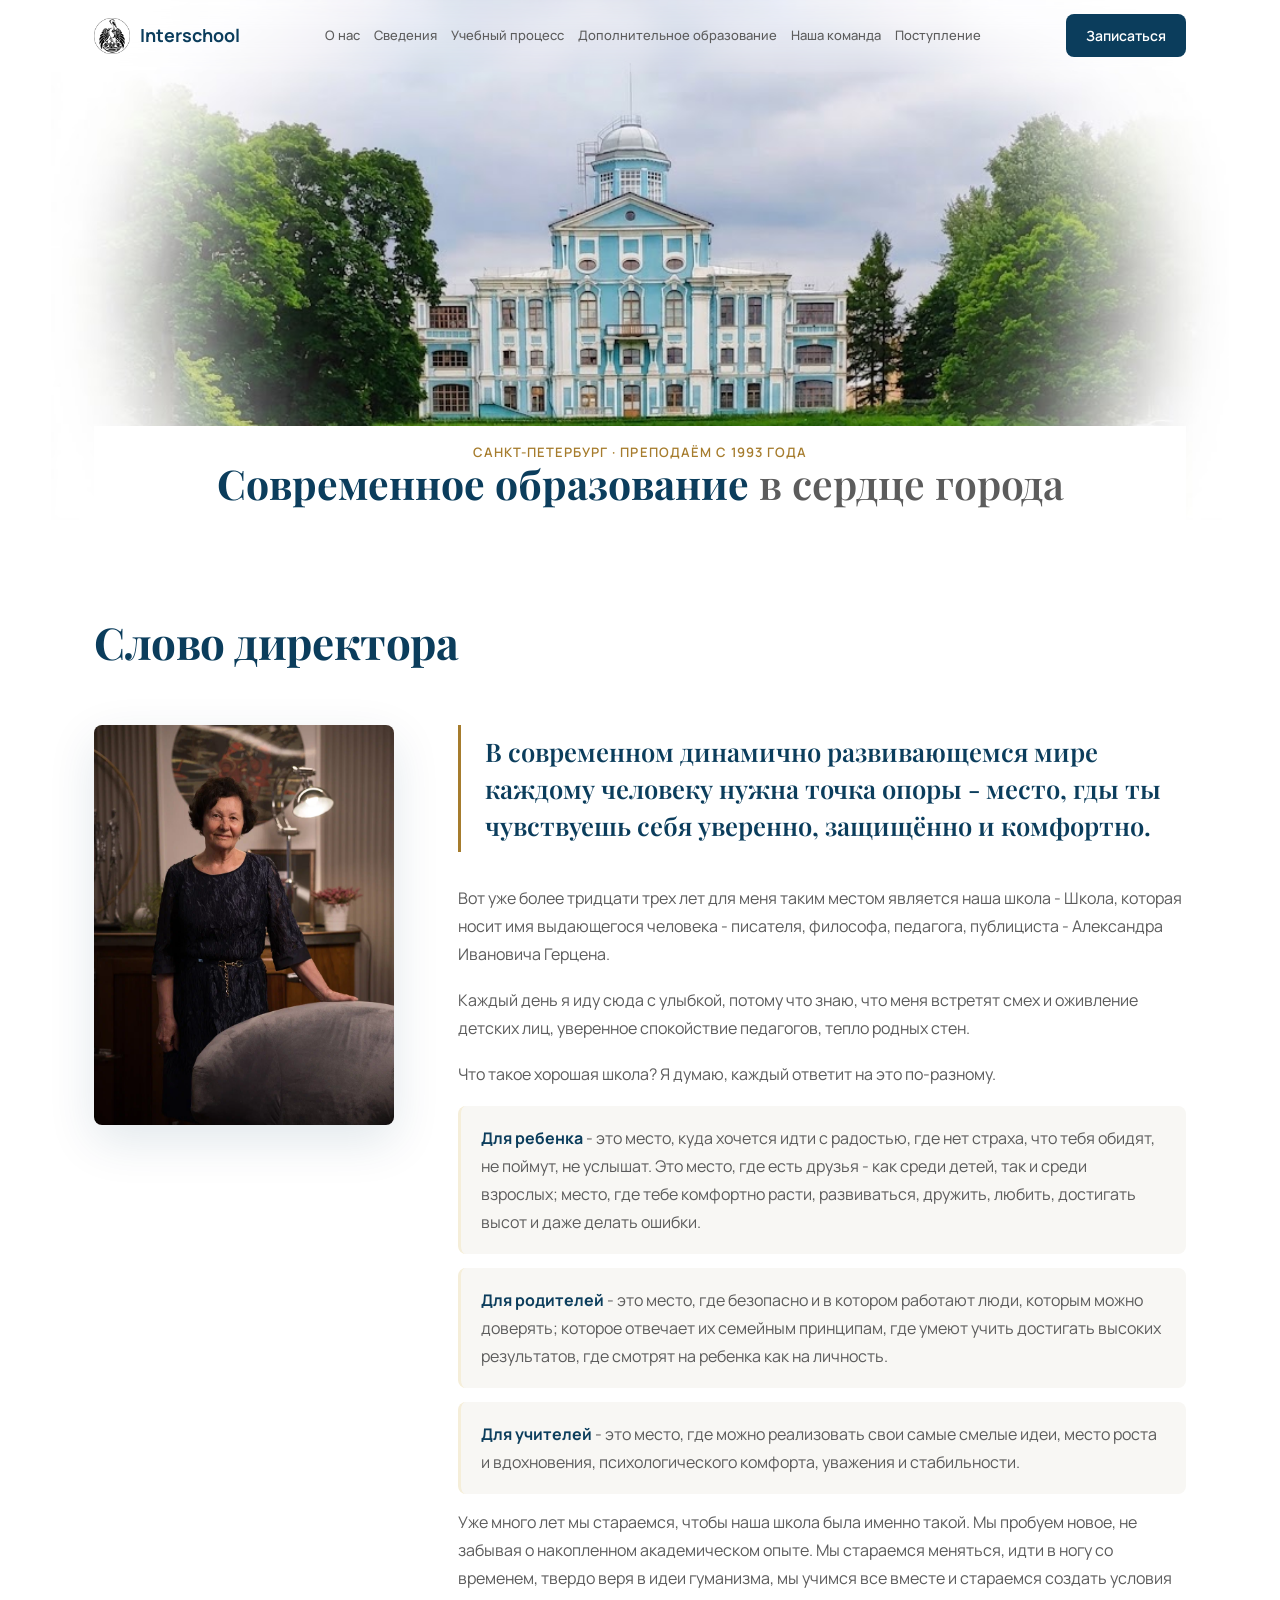
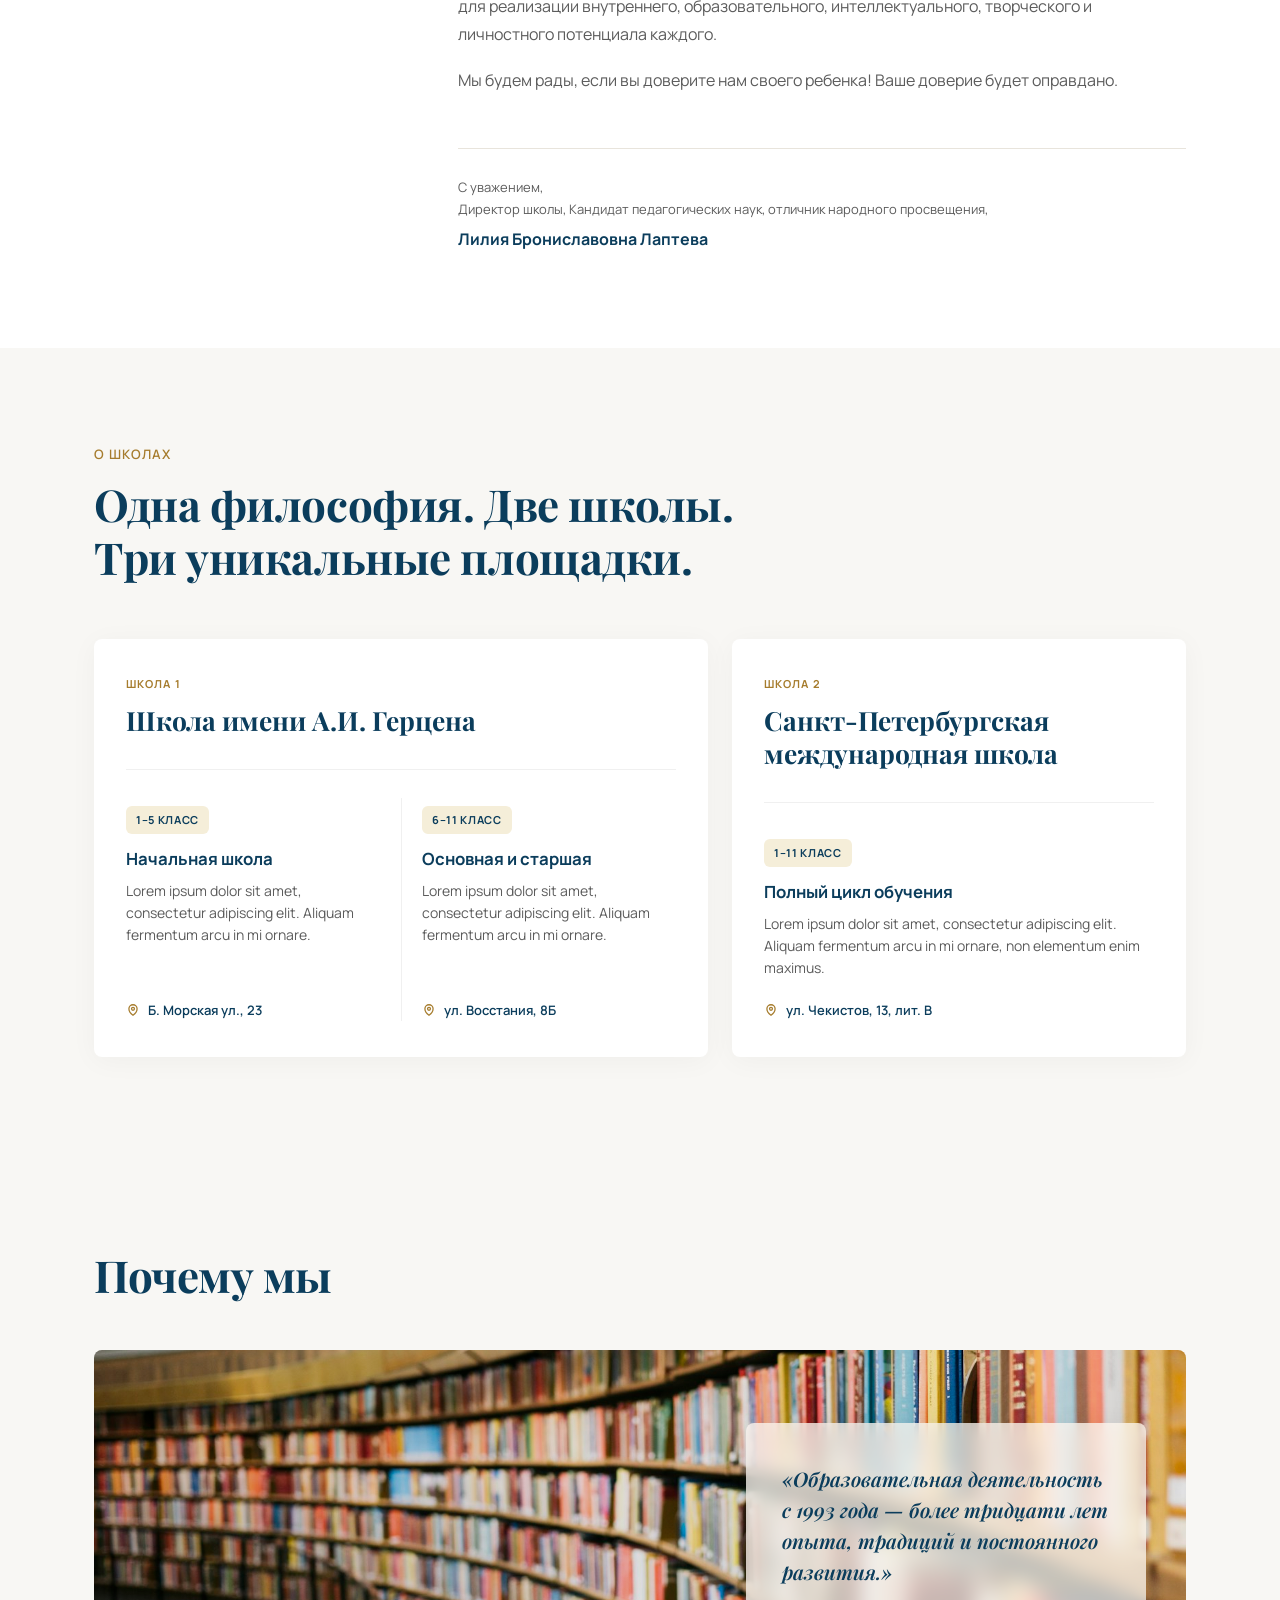
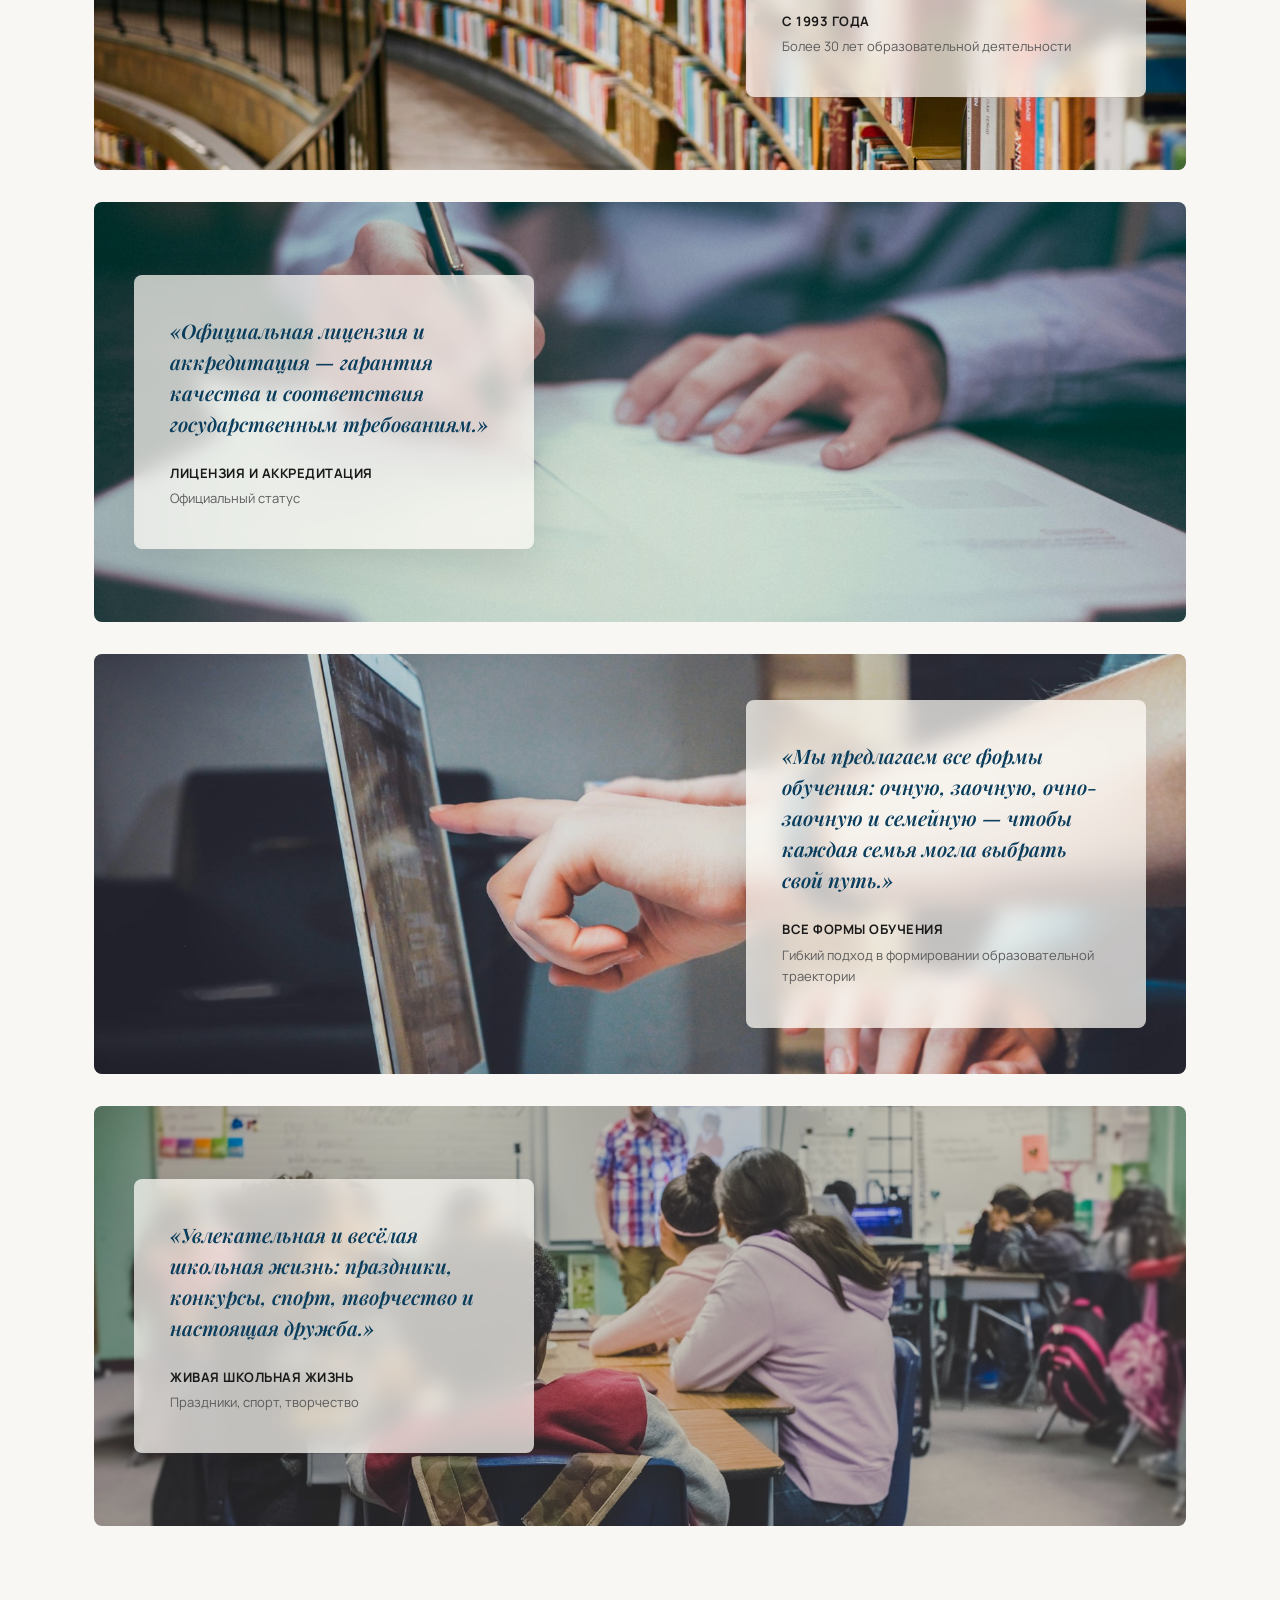
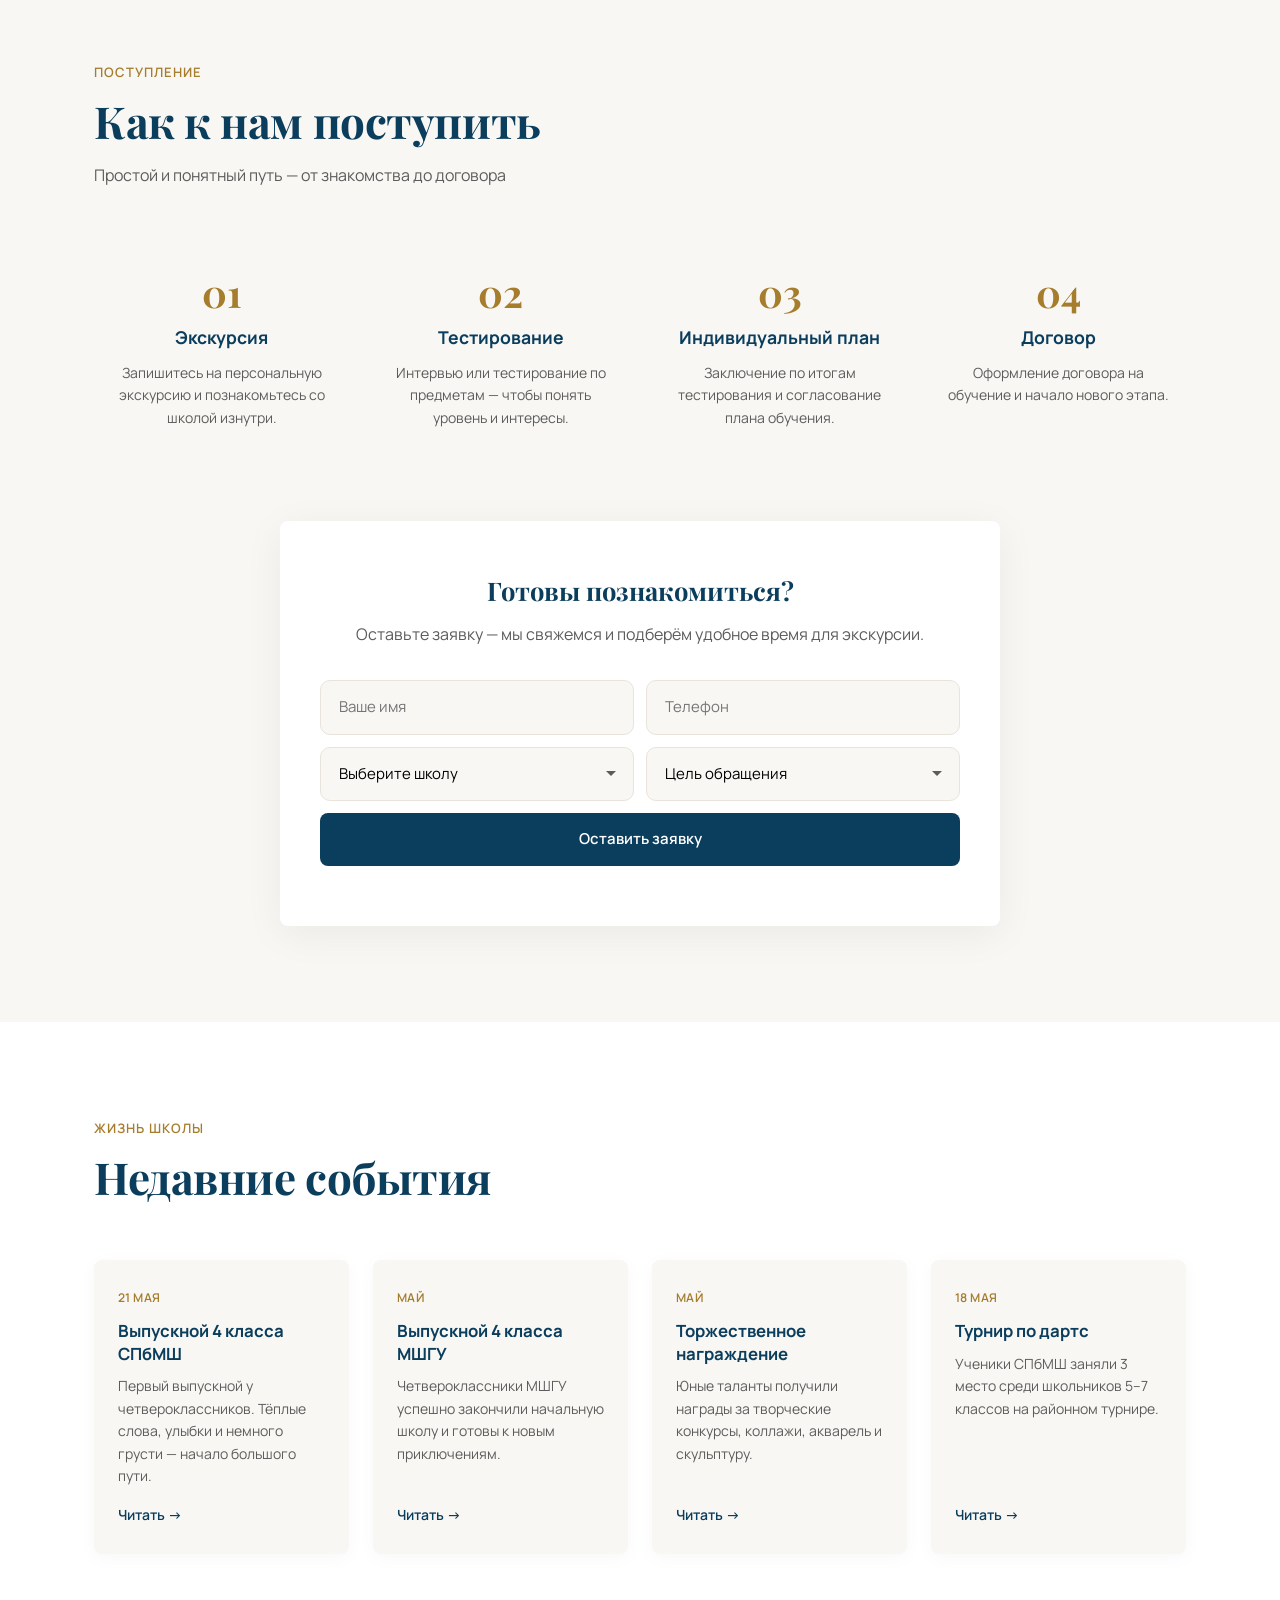
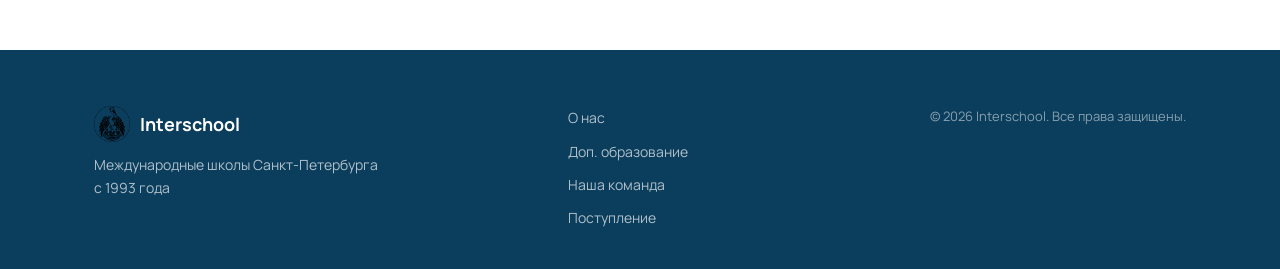
<file: index.html>
<!DOCTYPE html>
<html lang="ru">
<head>
  <meta charset="UTF-8">
  <meta name="viewport" content="width=device-width, initial-scale=1.0">
  <title>Международные школы · Санкт-Петербург</title>
  <meta name="description" content="Санкт-Петербургская международная школа и Международная школа Герценовского университета. Международное сообщество, исторические здания, все формы обучения с 1993 года.">
  <link rel="preconnect" href="https://fonts.googleapis.com">
  <link rel="preconnect" href="https://fonts.gstatic.com" crossorigin>
  <link href="https://fonts.googleapis.com/css2?family=Manrope:wght@400;500;600;700;800&family=Playfair+Display:wght@600;700&display=swap" rel="stylesheet">
  <link rel="stylesheet" href="styles.css">
</head>
<body>
  <!-- Header -->
  <div id="site-header"></div>

<!-- Hero -->
  <section class="hero">
    <div class="hero__slides" aria-hidden="true">
      <div class="hero__slide is-active" style="background-image: url('banner-1.jpg')"></div>
      <div class="hero__slide" style="background-image: url('banner-2.jpg')"></div>
    </div>
    <div class="container hero__inner">
      <div class="hero__content">
        <p class="section__eyebrow">Санкт-Петербург · преподаём с 1993 года</p>
        <h1 class="hero__title">
          Современное образование <span>в сердце города</span>
        </h1>
      </div>
    </div>
  </section>
  <!-- Why us / Director -->
  <section class="section director" id="why">
    <div class="container">
      <div class="section__header">
        <!-- <p class="section__eyebrow">Почему мы</p>-->
        <h2 class="section__title">Слово директора</h2>
      </div>

      <div class="director__inner">
        <div class="director__photo">
          <img src="Teachers photos/9.Administration/1.png" alt="Лилия Брониславовна Лаптева, директор школы" loading="lazy">
        </div>
        <div class="director__content">
          <blockquote class="director__quote">
            В современном  динамично развивающемся мире  каждому человеку нужна точка опоры - место, гды ты чувствуешь себя уверенно, защищённо и комфортно.
          </blockquote>
          <p class="director__text">
            Вот уже более тридцати трех лет для меня таким местом является наша школа - Школа, которая носит имя  выдающегося человека - писателя, философа, педагога, публициста - Александра Ивановича Герцена. 
          </p>
          <p class="director__text">
            Каждый день я иду сюда с улыбкой, потому что знаю, что меня встретят смех и оживление детских лиц, уверенное спокойствие педагогов, тепло родных стен.
		  </p>
		  <p class="director__text">
			Что такое хорошая школа? Я думаю, каждый ответит на это по-разному.
          </p>
		  <p class="director__text">
			<b>Для ребенка</b> - это место, куда хочется идти с радостью, где нет страха, что тебя обидят, не поймут, не услышат. Это место, где есть друзья - как среди детей, так и среди взрослых;  место, где тебе комфортно расти, развиваться, дружить, любить, достигать высот и даже делать ошибки.
          </p>
		  <p class="director__text">
			<b>Для родителей</b> - это место, где безопасно и в котором работают люди, которым можно доверять; которое отвечает их семейным принципам, где умеют учить достигать высоких результатов, где смотрят на ребенка как на личность. 
          </p>
		  <p class="director__text">
			<b>Для учителей</b> - это место, где можно реализовать свои самые смелые идеи, место роста и вдохновения, психологического комфорта, уважения и  стабильности.
          </p>
		  <p class="director__text">
			Уже много лет мы стараемся, чтобы наша школа была именно такой. Мы пробуем новое, не забывая о накопленном академическом опыте. Мы стараемся меняться, идти в ногу со временем, твердо веря в идеи гуманизма, мы учимся все вместе и стараемся создать условия для реализации внутреннего, образовательного, интеллектуального, творческого и личностного потенциала каждого.
          </p>
		  <p class="director__text">
			Мы будем рады, если вы доверите нам своего ребенка! Ваше доверие будет оправдано.
          </p>
          <div class="director__sign">
            <span>С уважением,<br>
				Директор школы, Кандидат педагогических наук, отличник народного просвещения,
			</span>
            <strong>Лилия Брониславовна Лаптева</strong>
          </div>
        </div>
      </div>
    </div>
  </section>
  <!-- About / Schools -->
  <section class="section about" id="about">
    <div class="container">
      <div class="section__header">
        <p class="section__eyebrow">О школах</p>
        <h2 class="section__title">Одна философия. Две школы.<br>Три уникальные площадки.</h2>
      </div>

                  <div class="schools">
        <div class="school-space">
          <header class="school-space__header">
            <p class="school-space__eyebrow">Школа 1</p>
            <h3 class="school-space__name">Школа имени А.И.&nbsp;Герцена</h3>
            <!--<p class="school-space__note">Одно образовательное пространство · две площадки</p>-->
          </header>
          <div class="school-space__sites">
            <div class="school-site">
              <span class="school-site__grade">1–5 класс</span>
              <h4 class="school-site__title">Начальная школа</h4>
              <p class="school-site__text">Lorem ipsum dolor sit amet, consectetur adipiscing elit. Aliquam fermentum arcu in mi ornare.</p>
              <p class="school-site__address">Б. Морская ул., 23</p>
            </div>
            <div class="school-site">
              <span class="school-site__grade">6–11 класс</span>
              <h4 class="school-site__title">Основная и старшая</h4>
              <p class="school-site__text">Lorem ipsum dolor sit amet, consectetur adipiscing elit. Aliquam fermentum arcu in mi ornare.</p>
              <p class="school-site__address">ул. Восстания, 8Б</p>
            </div>
          </div>
        </div>

        <div class="school-space">
          <header class="school-space__header">
            <p class="school-space__eyebrow">Школа 2</p>
            <h3 class="school-space__name">Санкт-Петербургская международная школа</h3>
            <!--<p class="school-space__note">Отдельное образовательное пространство</p>-->
          </header>
          <div class="school-space__sites school-space__sites--single">
            <div class="school-site">
              <span class="school-site__grade">1–11 класс</span>
              <h4 class="school-site__title">Полный цикл обучения</h4>
              <p class="school-site__text">Lorem ipsum dolor sit amet, consectetur adipiscing elit. Aliquam fermentum arcu in mi ornare, non elementum enim maximus.</p>
              <p class="school-site__address">ул. Чекистов, 13, лит. В</p>
            </div>
          </div>
        </div>
      </div>
    </div>
  </section>

  <!-- Advantages -->
  <section class="section advantages" id="advantages">
    <div class="container">
      <div class="section__header section__header--center">
        <!--<p class="section__eyebrow">Почему мы</p>-->
        <h2 class="section__title">Почему мы</h2>
      </div>
    </div>

    <div class="advantages__stack">
      <!-- 1 -->
      <div class="adv-block">
        <div class="adv-block__bg">
          <img src="advantages/1-heritage.jpg" alt="Книги и знания — традиции образования" loading="lazy">
        </div>
        <div class="adv-block__card">
          <p class="adv-block__text">«Образовательная деятельность с 1993 года — более тридцати лет опыта, традиций и постоянного развития.»</p>
          <div class="adv-block__meta">
            <strong>С 1993 года</strong>
            <span>Более 30 лет образовательной деятельности</span>
          </div>
        </div>
      </div>

      <!-- 2 -->
      <div class="adv-block adv-block--flip">
        <div class="adv-block__bg">
          <img src="advantages/2-official.jpg" alt="Официальные документы и статус" loading="lazy">
        </div>
        <div class="adv-block__card">
          <p class="adv-block__text">«Официальная лицензия и аккредитация — гарантия качества и соответствия государственным требованиям.»</p>
          <div class="adv-block__meta">
            <strong>Лицензия и аккредитация</strong>
            <span>Официальный статус</span>
          </div>
        </div>
      </div>

      <!-- 3 -->
      <div class="adv-block">
        <div class="adv-block__bg">
          <img src="advantages/3-flexible.jpg" alt="Гибкие формы обучения" loading="lazy">
        </div>
        <div class="adv-block__card">
          <p class="adv-block__text">«Мы предлагаем все формы обучения: очную, заочную, очно-заочную и семейную — чтобы каждая семья могла выбрать свой путь.»</p>
          <div class="adv-block__meta">
            <strong>Все формы обучения</strong>
            <span>Гибкий подход в формировании образовательной траектории</span>
          </div>
        </div>
      </div>

      <!-- 4 -->
      <div class="adv-block adv-block--flip">
        <div class="adv-block__bg">
          <img src="advantages/4-life.jpg" alt="Живая школьная жизнь" loading="lazy">
        </div>
        <div class="adv-block__card">
          <p class="adv-block__text">«Увлекательная и весёлая школьная жизнь: праздники, конкурсы, спорт, творчество и настоящая дружба.»</p>
          <div class="adv-block__meta">
            <strong>Живая школьная жизнь</strong>
            <span>Праздники, спорт, творчество</span>
          </div>
        </div>
      </div>
    </div>
  </section>

  <!-- Admission -->
  <section class="section admission" id="admission">
    <div class="container">
      <div class="section__header section__header--center">
        <p class="section__eyebrow">Поступление</p>
        <h2 class="section__title">Как к нам поступить</h2>
        <p class="section__desc">Простой и понятный путь — от знакомства до договора</p>
      </div>

      <div class="steps">
        <div class="step">
          <div class="step__number">01</div>
          <h3 class="step__title">Экскурсия</h3>
          <p class="step__text">Запишитесь на персональную экскурсию и познакомьтесь со школой изнутри.</p>
        </div>
        <div class="step">
          <div class="step__number">02</div>
          <h3 class="step__title">Тестирование</h3>
          <p class="step__text">Интервью или тестирование по предметам — чтобы понять уровень и интересы.</p>
        </div>
        <div class="step">
          <div class="step__number">03</div>
          <h3 class="step__title">Индивидуальный план</h3>
          <p class="step__text">Заключение по итогам тестирования и согласование плана обучения.</p>
        </div>
        <div class="step">
          <div class="step__number">04</div>
          <h3 class="step__title">Договор</h3>
          <p class="step__text">Оформление договора на обучение и начало нового этапа.</p>
        </div>
      </div>

      <div class="admission__cta">
        <div class="admission__box">
          <h3>Готовы познакомиться?</h3>
          <p>Оставьте заявку — мы свяжемся и подберём удобное время для экскурсии.</p>
          <form class="form" id="lead-form">
            <div class="form__row">
              <input type="text" name="name" placeholder="Ваше имя" required>
              <input type="tel" name="phone" placeholder="Телефон" required>
            </div>
            <div class="form__row">
              <select name="school" required>
                <option value="" disabled selected>Выберите школу</option>
                <option value="mshu-6-11">МШГУ · 6–11 · Восстания, 8Б</option>
                <option value="mshu-1-5">МШГУ · 1–5 · Б. Морская, 23</option>
                <option value="spbms">СПбМШ · 1–11 · Чекистов, 13</option>
              </select>
              <select name="request" required>
                <option value="" disabled selected>Цель обращения</option>
                <option value="tour">Экскурсия</option>
                <option value="interview">Собеседование</option>
              </select>
            </div>
            <div class="form__row form__row--submit">
              <button type="submit" class="btn btn--primary" id="lead-submit">Оставить заявку</button>
            </div>
          </form>
        </div>
      </div>
    </div>
  </section>

  <!-- Life / News -->
  <section class="section life" id="life">
    <div class="container">
      <div class="section__header">
        <p class="section__eyebrow">Жизнь школы</p>
        <h2 class="section__title">Недавние события</h2>
      </div>

      <div class="news">
        <article class="news-card">
          <div class="news-card__date">21 мая</div>
          <h3 class="news-card__title">Выпускной 4 класса СПбМШ</h3>
          <p class="news-card__text">Первый выпускной у четвероклассников. Тёплые слова, улыбки и немного грусти — начало большого пути.</p>
          <a href="#" class="news-card__link">Читать →</a>
        </article>
        <article class="news-card">
          <div class="news-card__date">Май</div>
          <h3 class="news-card__title">Выпускной 4 класса МШГУ</h3>
          <p class="news-card__text">Четвероклассники МШГУ успешно закончили начальную школу и готовы к новым приключениям.</p>
          <a href="#" class="news-card__link">Читать →</a>
        </article>
        <article class="news-card">
          <div class="news-card__date">Май</div>
          <h3 class="news-card__title">Торжественное награждение</h3>
          <p class="news-card__text">Юные таланты получили награды за творческие конкурсы, коллажи, акварель и скульптуру.</p>
          <a href="#" class="news-card__link">Читать →</a>
        </article>
        <article class="news-card">
          <div class="news-card__date">18 мая</div>
          <h3 class="news-card__title">Турнир по дартс</h3>
          <p class="news-card__text">Ученики СПбМШ заняли 3 место среди школьников 5–7 классов на районном турнире.</p>
          <a href="#" class="news-card__link">Читать →</a>
        </article>
      </div>
    </div>
  </section>


  <!-- Footer -->
  <div id="site-footer"></div>

  <script src="includes.js"></script>
  <script src="script.js"></script>
</body>
</html>
</file>
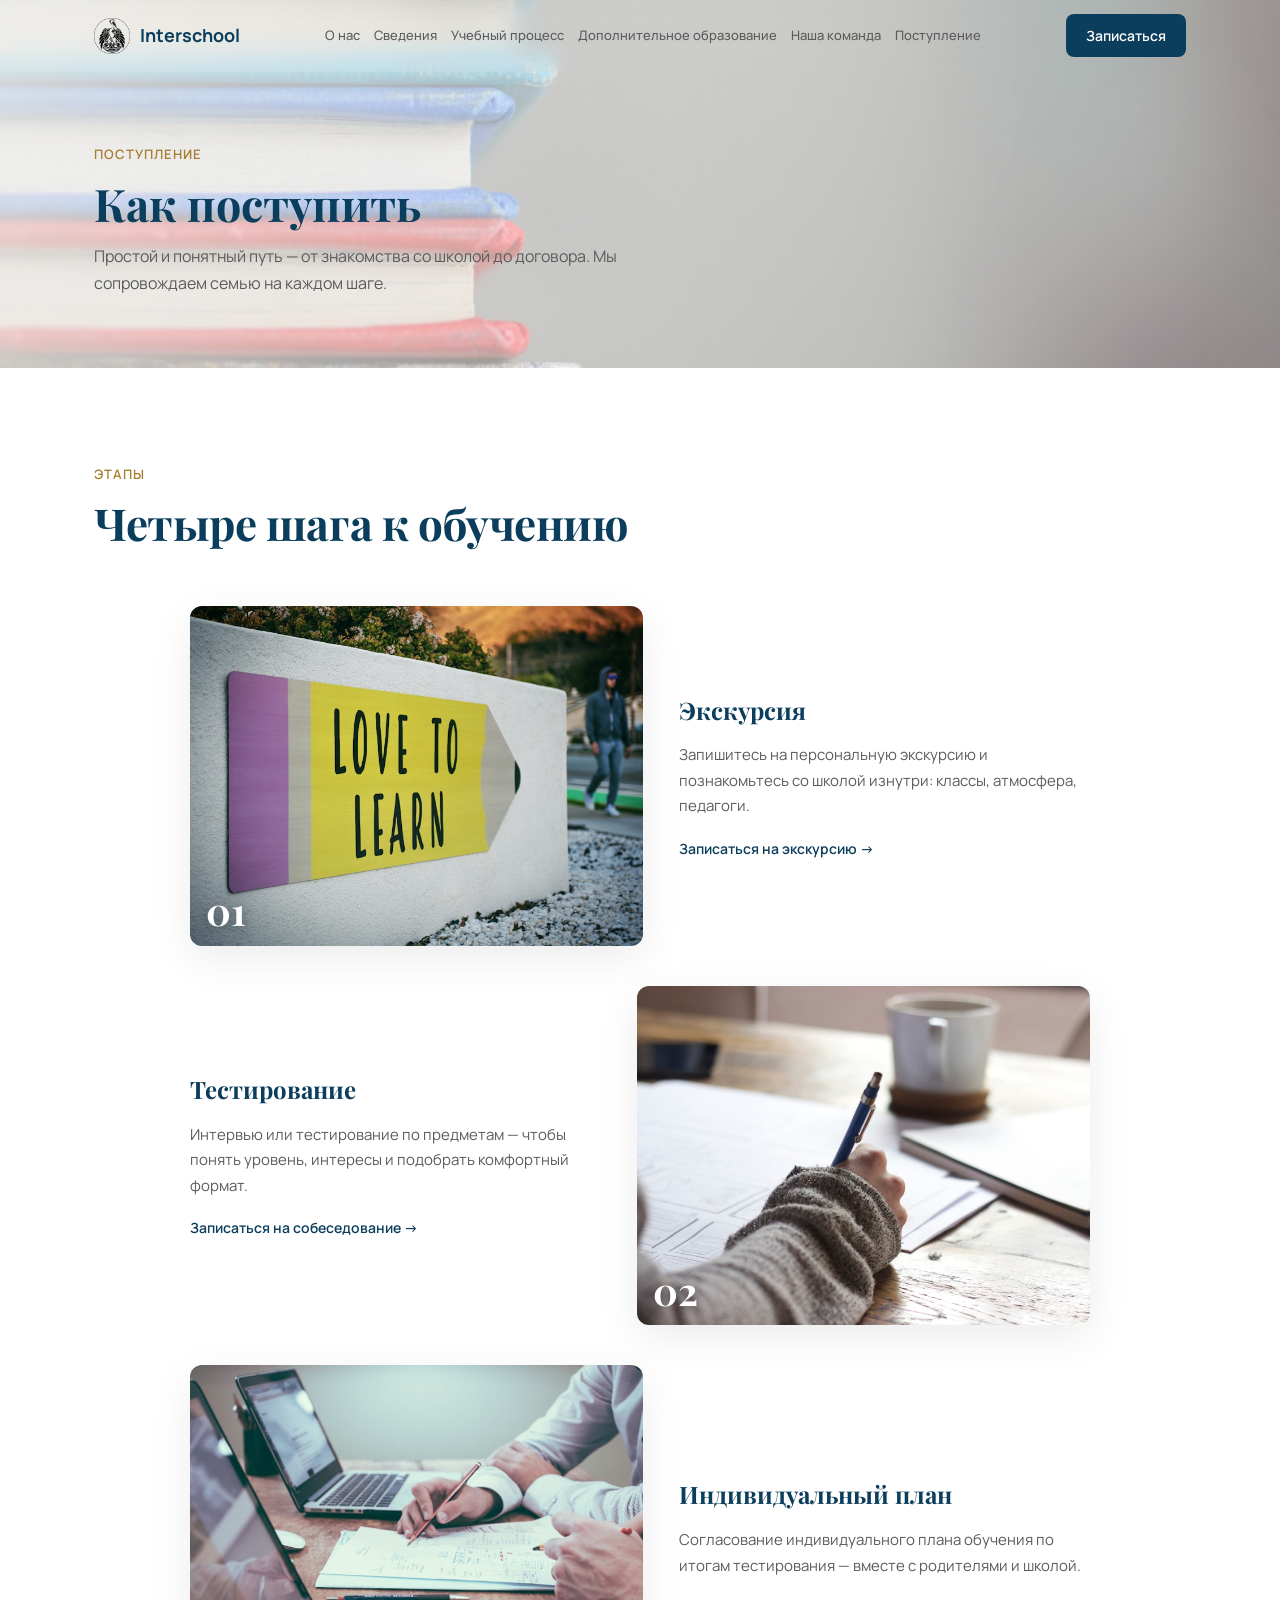
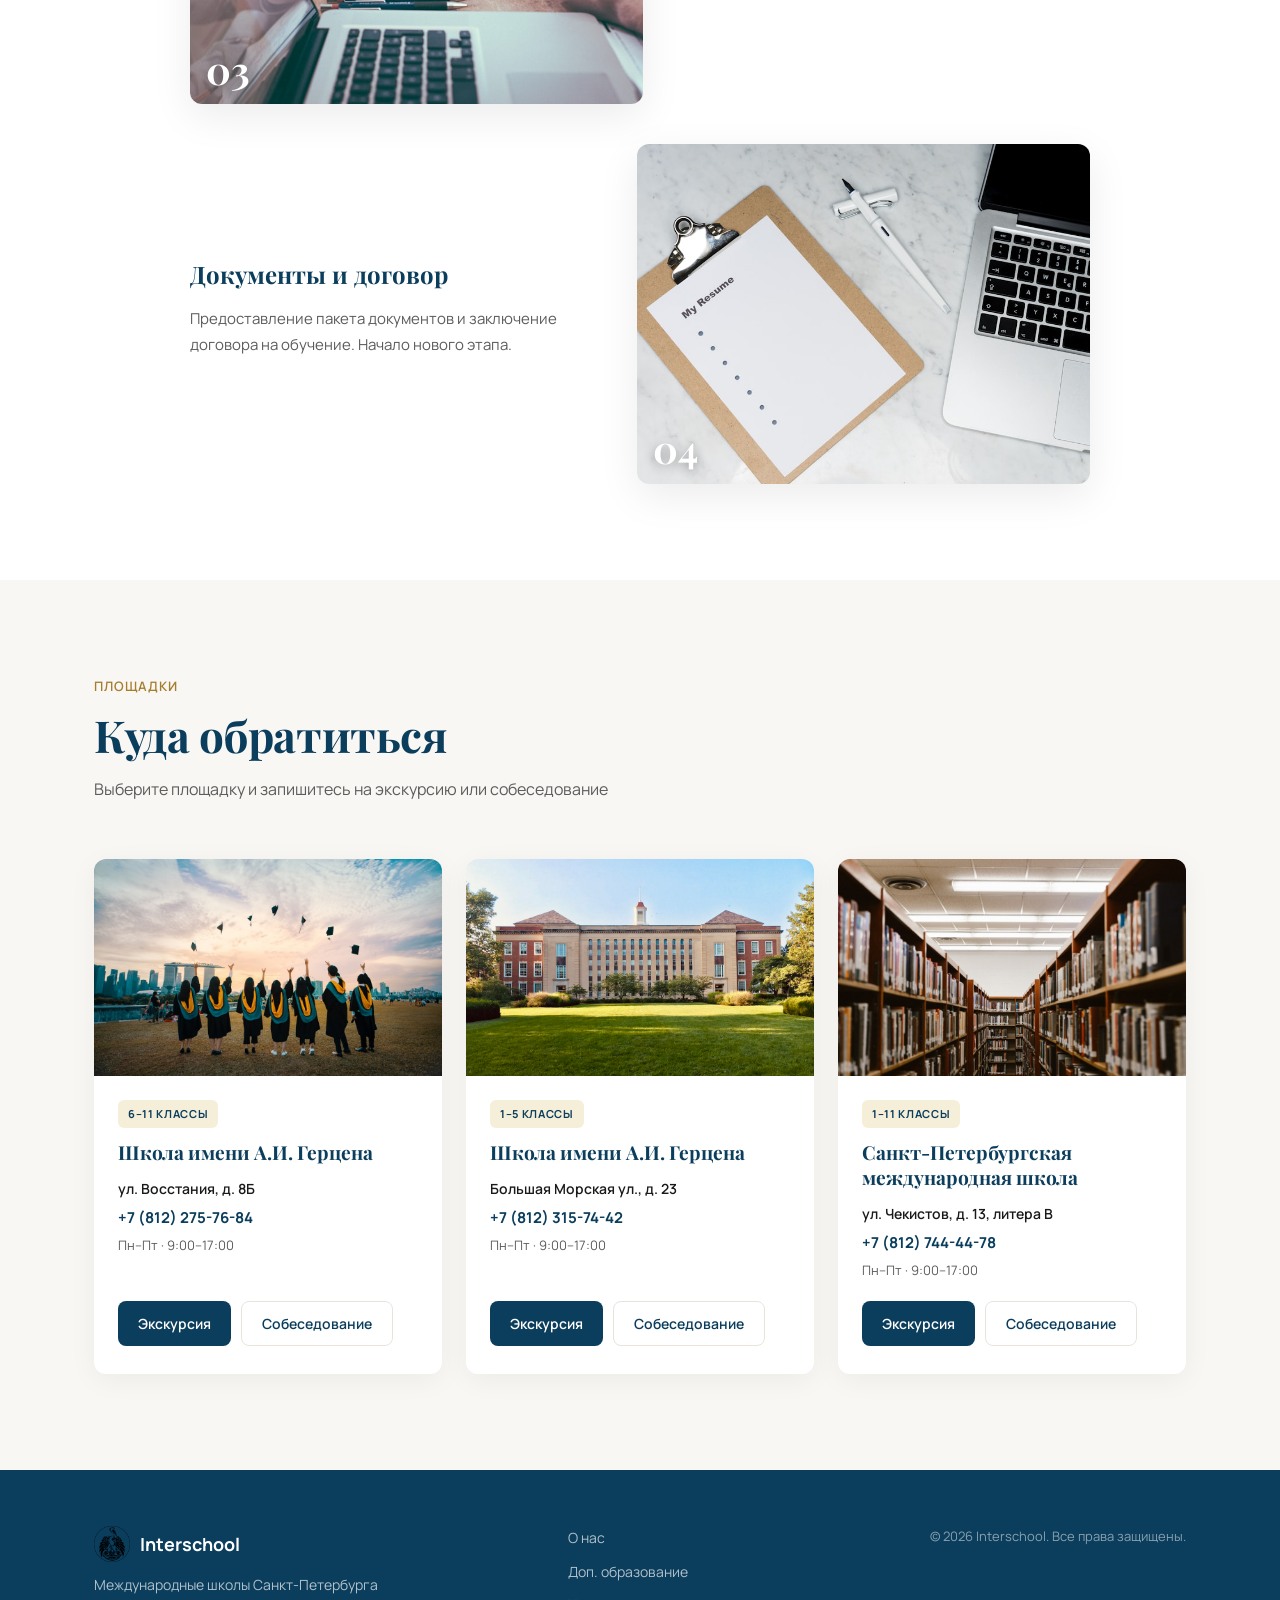
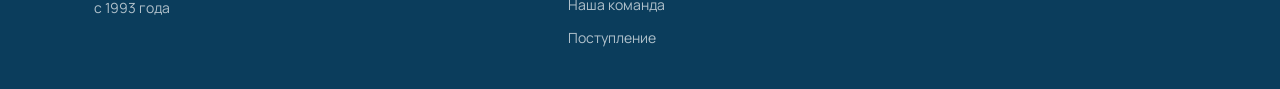
<file: admission.html>
<!DOCTYPE html>
<html lang="ru">
<head>
  <meta charset="UTF-8">
  <meta name="viewport" content="width=device-width, initial-scale=1.0">
  <title>Как поступить · Международные школы Санкт-Петербурга</title>
  <meta name="description" content="Поступление в МШГУ и СПбМШ: экскурсия, тестирование, индивидуальный план, договор. Адреса и запись на площадки.">
  <link rel="preconnect" href="https://fonts.googleapis.com">
  <link rel="preconnect" href="https://fonts.gstatic.com" crossorigin>
  <link href="https://fonts.googleapis.com/css2?family=Manrope:wght@400;500;600;700;800&family=Playfair+Display:wght@600;700&display=swap" rel="stylesheet">
  <link rel="stylesheet" href="styles.css">
</head>
<body>
  <div id="site-header"></div>

  <section class="page-hero page-hero--adm">
    <div class="page-hero--adm__bg" style="background-image: url('admission/hero.jpg')"></div>
    <div class="container">
      <p class="section__eyebrow">Поступление</p>
      <h1 class="page-hero__title">Как поступить</h1>
      <p class="page-hero__desc">
        Простой и понятный путь — от знакомства со школой до договора.
        Мы сопровождаем семью на каждом шаге.
      </p>
    </div>
  </section>

  <!-- Steps -->
  <section class="section adm-steps" id="steps">
    <div class="container">
      <div class="section__header section__header--center">
        <p class="section__eyebrow">Этапы</p>
        <h2 class="section__title">Четыре шага к обучению</h2>
      </div>

      <div class="adm-timeline">
        <article class="adm-step">
          <div class="adm-step__media">
            <img src="admission/step1.jpg" alt="" loading="lazy">
            <span class="adm-step__num">01</span>
          </div>
          <div class="adm-step__body">
            <h3 class="adm-step__title">Экскурсия</h3>
            <p class="adm-step__text">Запишитесь на персональную экскурсию и познакомьтесь со школой изнутри: классы, атмосфера, педагоги.</p>
            <a href="#" class="adm-step__link js-open-lead" data-request="tour">Записаться на экскурсию →</a>
          </div>
        </article>

        <article class="adm-step adm-step--flip">
          <div class="adm-step__media">
            <img src="admission/step2.jpg" alt="" loading="lazy">
            <span class="adm-step__num">02</span>
          </div>
          <div class="adm-step__body">
            <h3 class="adm-step__title">Тестирование</h3>
            <p class="adm-step__text">Интервью или тестирование по предметам — чтобы понять уровень, интересы и подобрать комфортный формат.</p>
            <a href="#" class="adm-step__link js-open-lead" data-request="interview">Записаться на собеседование →</a>
          </div>
        </article>

        <article class="adm-step">
          <div class="adm-step__media">
            <img src="admission/step3.jpg" alt="" loading="lazy">
            <span class="adm-step__num">03</span>
          </div>
          <div class="adm-step__body">
            <h3 class="adm-step__title">Индивидуальный план</h3>
            <p class="adm-step__text">Согласование индивидуального плана обучения по итогам тестирования — вместе с родителями и школой.</p>
          </div>
        </article>

        <article class="adm-step adm-step--flip">
          <div class="adm-step__media">
            <img src="admission/step4.jpg" alt="" loading="lazy">
            <span class="adm-step__num">04</span>
          </div>
          <div class="adm-step__body">
            <h3 class="adm-step__title">Документы и договор</h3>
            <p class="adm-step__text">Предоставление пакета документов и заключение договора на обучение. Начало нового этапа.</p>
          </div>
        </article>
      </div>
    </div>
  </section>

  <!-- Campuses -->
  <section class="section adm-campuses" id="campuses">
    <div class="container">
      <div class="section__header section__header--center">
        <p class="section__eyebrow">Площадки</p>
        <h2 class="section__title">Куда обратиться</h2>
        <p class="section__desc">Выберите площадку и запишитесь на экскурсию или собеседование</p>
      </div>

      <div class="adm-campus-grid">
        <article class="adm-campus">
          <div class="adm-campus__media">
            <img src="admission/campus1.jpg" alt="МШГУ 6–11" loading="lazy">
          </div>
          <div class="adm-campus__body">
            <span class="adm-campus__badge">6–11 классы</span>
            <h3 class="adm-campus__title">Школа имени А.И.&nbsp;Герцена</h3>
            <p class="adm-campus__addr">ул. Восстания, д.&nbsp;8Б</p>
            <a class="adm-campus__phone" href="tel:+78122757684">+7 (812) 275-76-84</a>
            <p class="adm-campus__hours">Пн–Пт · 9:00–17:00</p>
            <div class="adm-campus__actions">
              <a href="#" class="btn btn--primary btn--sm js-open-lead" data-request="tour">Экскурсия</a>
              <a href="#" class="btn btn--ghost btn--sm js-open-lead" data-request="interview">Собеседование</a>
            </div>
          </div>
        </article>

        <article class="adm-campus">
          <div class="adm-campus__media">
            <img src="admission/campus2.jpg" alt="МШГУ 1–5" loading="lazy">
          </div>
          <div class="adm-campus__body">
            <span class="adm-campus__badge">1–5 классы</span>
            <h3 class="adm-campus__title">Школа имени А.И.&nbsp;Герцена</h3>
            <p class="adm-campus__addr">Большая Морская ул., д.&nbsp;23</p>
            <a class="adm-campus__phone" href="tel:+78123157442">+7 (812) 315-74-42</a>
            <p class="adm-campus__hours">Пн–Пт · 9:00–17:00</p>
            <div class="adm-campus__actions">
              <a href="#" class="btn btn--primary btn--sm js-open-lead" data-request="tour">Экскурсия</a>
              <a href="#" class="btn btn--ghost btn--sm js-open-lead" data-request="interview">Собеседование</a>
            </div>
          </div>
        </article>

        <article class="adm-campus">
          <div class="adm-campus__media">
            <img src="admission/campus3.jpg" alt="СПбМШ" loading="lazy">
          </div>
          <div class="adm-campus__body">
            <span class="adm-campus__badge">1–11 классы</span>
            <h3 class="adm-campus__title">Санкт-Петербургская международная школа</h3>
            <p class="adm-campus__addr">ул. Чекистов, д.&nbsp;13, литера&nbsp;В</p>
            <a class="adm-campus__phone" href="tel:+78127444478">+7 (812) 744-44-78</a>
            <p class="adm-campus__hours">Пн–Пт · 9:00–17:00</p>
            <div class="adm-campus__actions">
              <a href="#" class="btn btn--primary btn--sm js-open-lead" data-request="tour">Экскурсия</a>
              <a href="#" class="btn btn--ghost btn--sm js-open-lead" data-request="interview">Собеседование</a>
            </div>
          </div>
        </article>
      </div>
    </div>
  </section>

  <div id="site-footer"></div>
  <script src="includes.js"></script>
  <script src="script.js"></script>
</body>
</html>
</file>
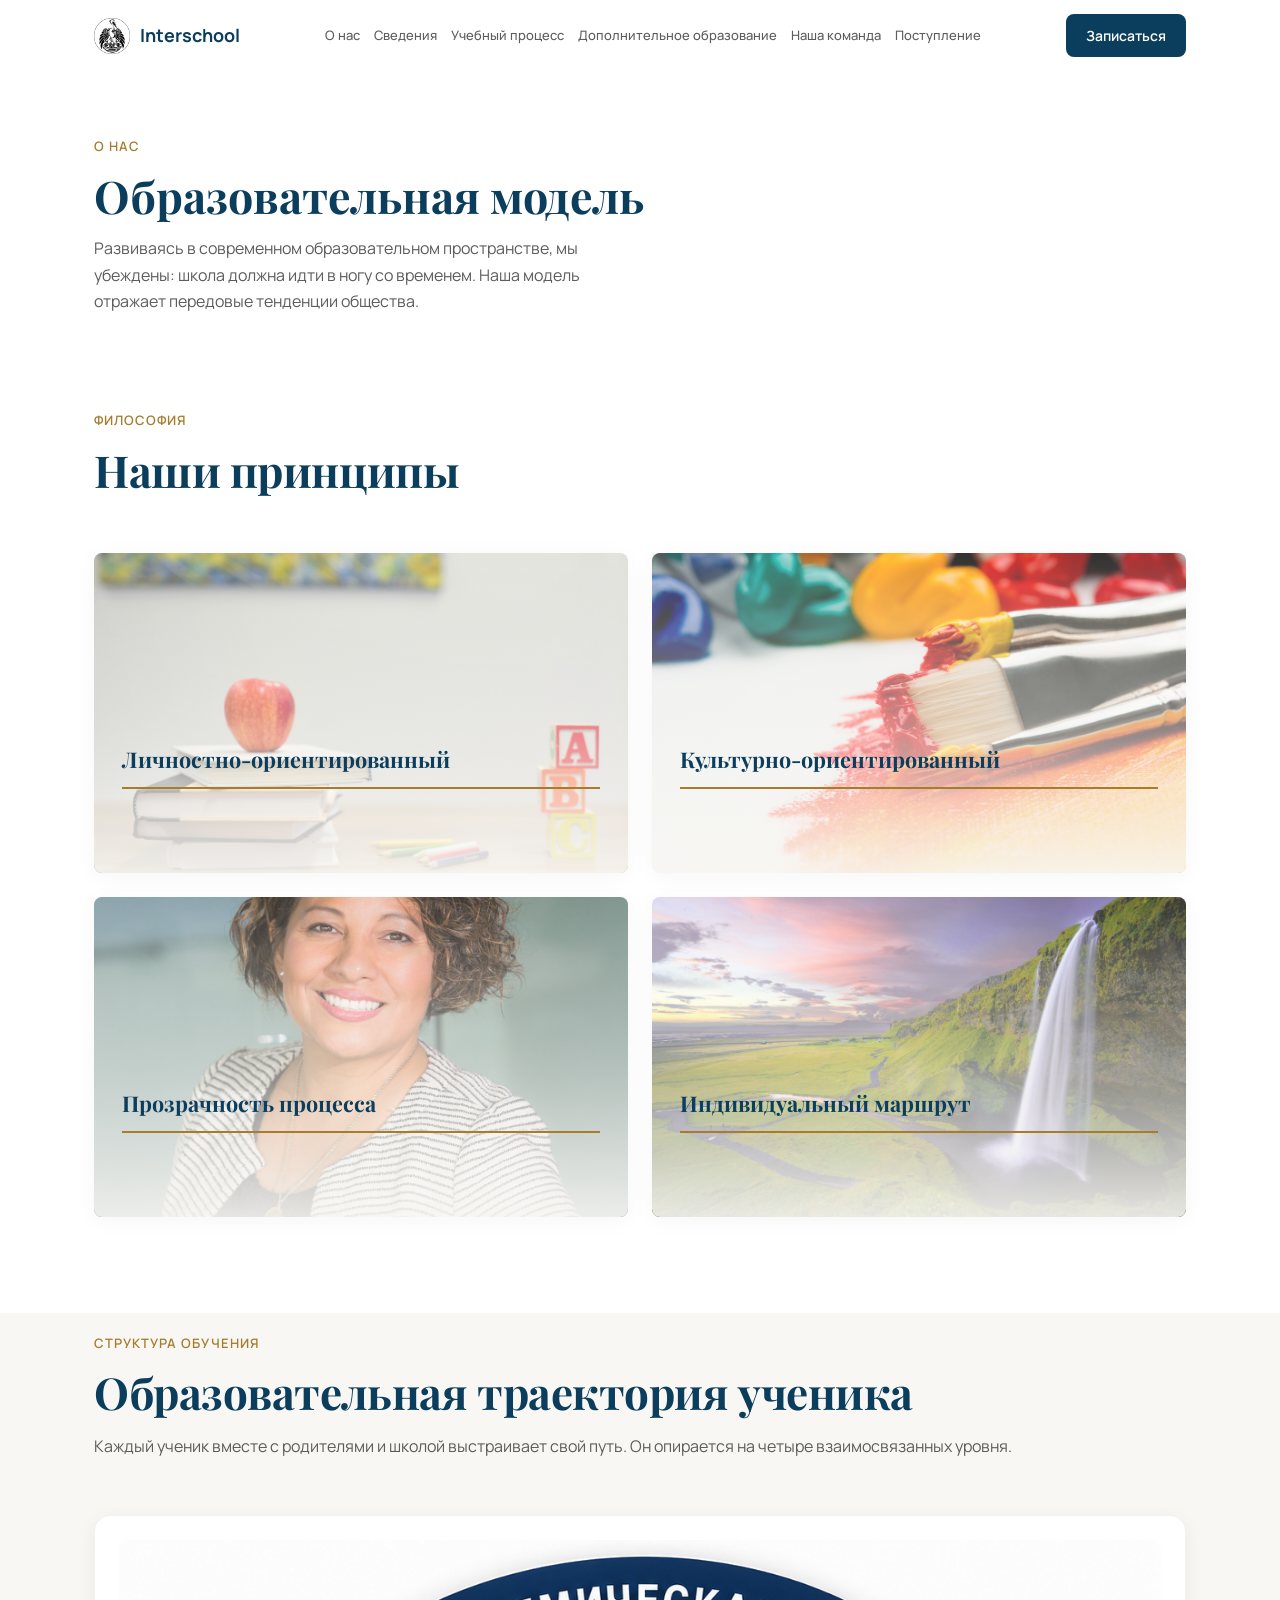
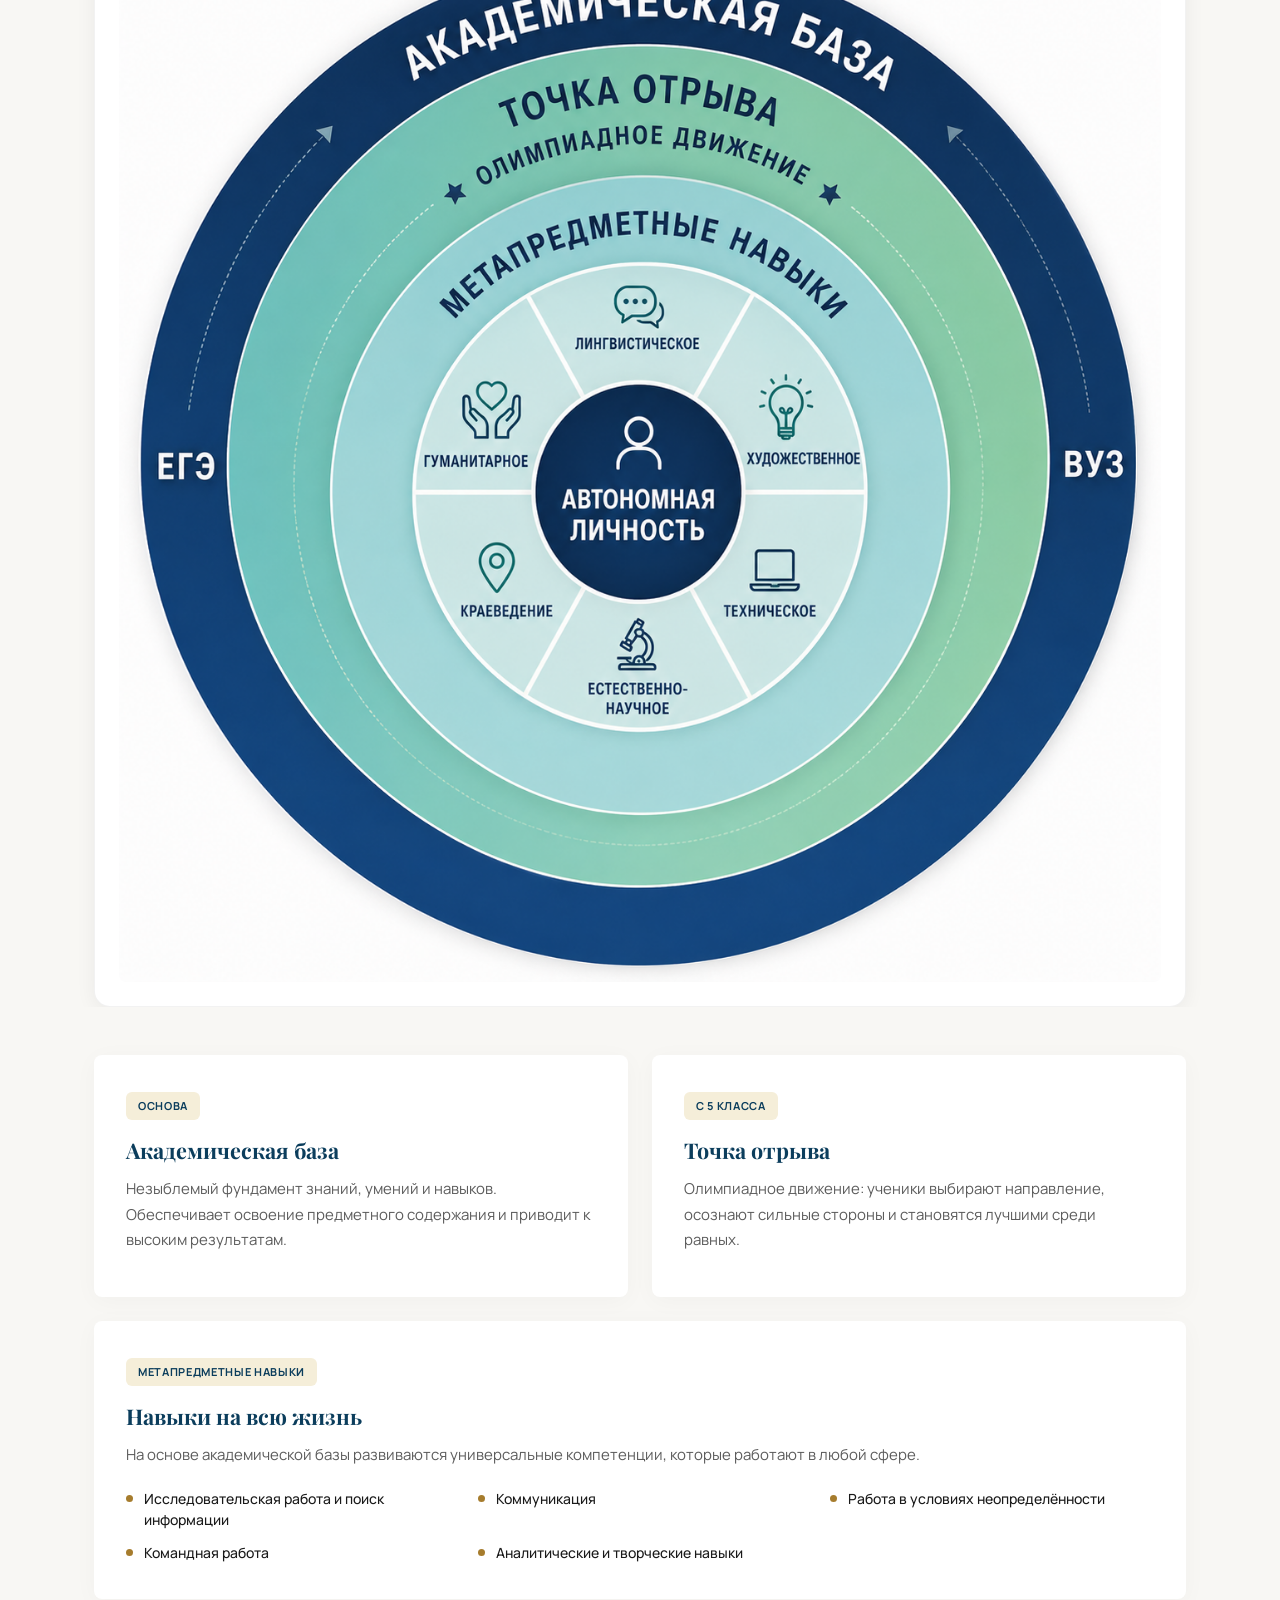
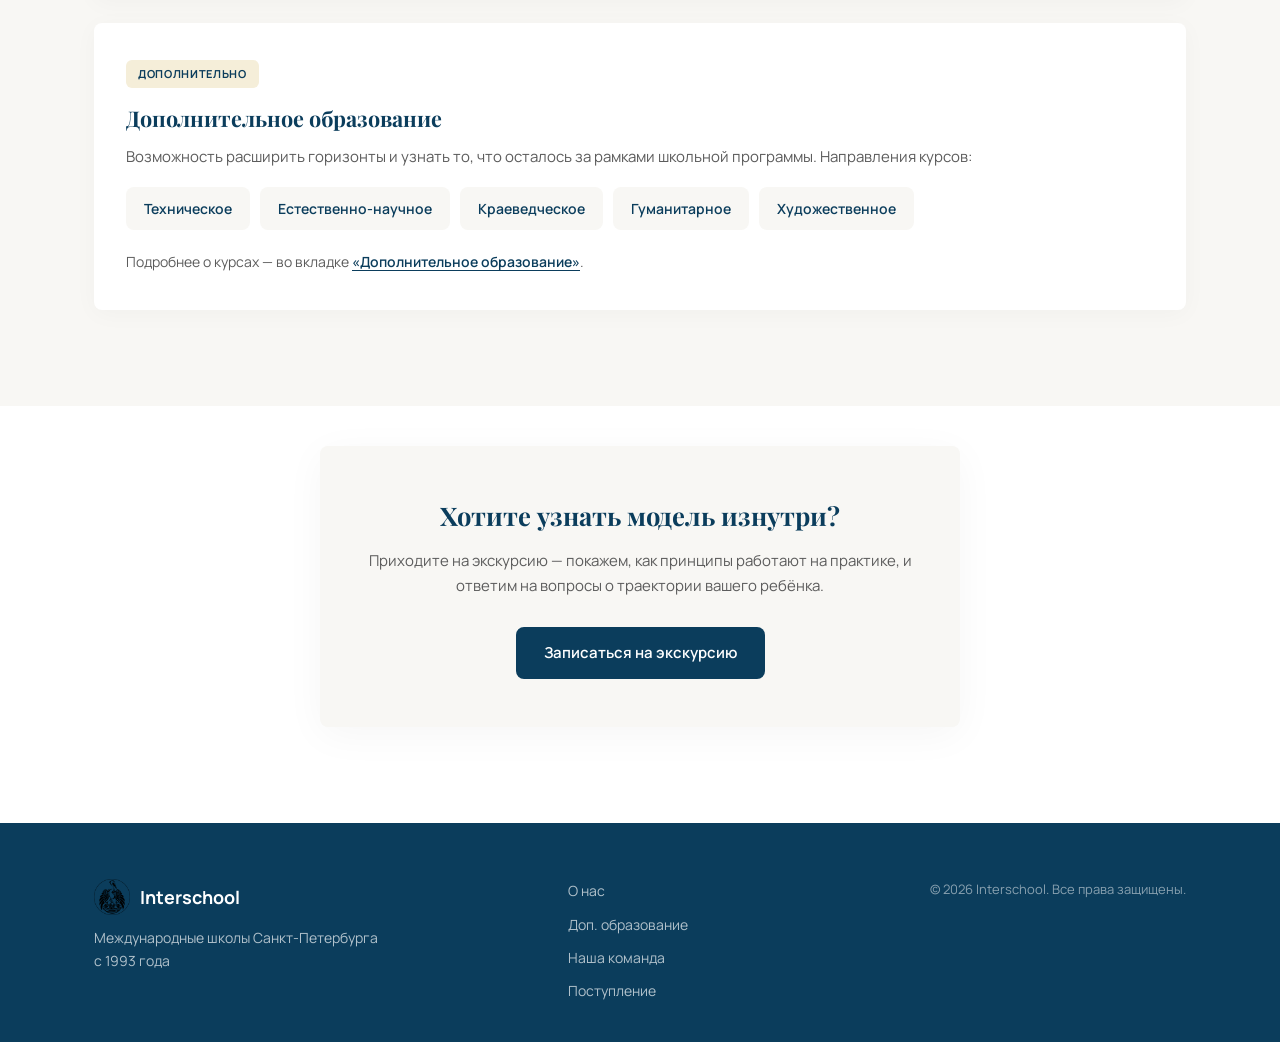
<file: education-model.html>
<!DOCTYPE html>
<html lang="ru">
<head>
  <meta charset="UTF-8">
  <meta name="viewport" content="width=device-width, initial-scale=1.0">
  <title>Образовательная модель · Международные школы Санкт-Петербурга</title>
  <meta name="description" content="Образовательная модель Interschool: личностно-ориентированный подход, индивидуальный маршрут, академическая база и развитие метапредметных навыков.">
  <link rel="preconnect" href="https://fonts.googleapis.com">
  <link rel="preconnect" href="https://fonts.gstatic.com" crossorigin>
  <link href="https://fonts.googleapis.com/css2?family=Manrope:wght@400;500;600;700;800&family=Playfair+Display:wght@600;700&display=swap" rel="stylesheet">
  <link rel="stylesheet" href="styles.css">
</head>
<body>
  <!-- Header -->
  <div id="site-header"></div>

  <!-- Page hero -->
  <section class="page-hero">
    <div class="container">
      <p class="section__eyebrow">О нас</p>
      <h1 class="page-hero__title">Образовательная модель</h1>
      <p class="page-hero__desc">
        Развиваясь в современном образовательном пространстве, мы убеждены:
        школа должна идти в ногу со временем. Наша модель отражает передовые
        тенденции общества.
      </p>
    </div>
  </section>

  <!-- Philosophy principles -->
  <section class="section em-principles">
    <div class="container">
      <div class="section__header section__header--center">
        <p class="section__eyebrow">Философия</p>
        <h2 class="section__title">Наши принципы</h2>
      </div>

      <div class="em-principles__grid">
        <article class="em-principle">
          <div class="em-principle__bg">
            <img src="principles/1-personal.jpg" alt="">
          </div>
          <div class="em-principle__inner">
            <h3 class="em-principle__title">Личностно-ориентированный</h3>
            <p class="em-principle__text">
              Цель и призвание школы — сформировать самостоятельную, автономную
              личность. Человека, который способен делать собственный выбор и брать
              на себя ответственность за свой образовательный маршрут.
            </p>
          </div>
        </article>

        <article class="em-principle">
          <div class="em-principle__bg">
            <img src="principles/2-cultural.jpg" alt="">
          </div>
          <div class="em-principle__inner">
            <h3 class="em-principle__title">Культурно-ориентированный</h3>
            <p class="em-principle__text">
              В автоматизированном мире человек — главная ценность. Мы развиваем
              и сохраняем гуманизм, творчество, свободу выбора, силу воли,
              эмпатию и культуру — через всё преподавание.
            </p>
          </div>
        </article>

        <article class="em-principle">
          <div class="em-principle__bg">
            <img src="principles/3-transparency.jpg" alt="">
          </div>
          <div class="em-principle__inner">
            <h3 class="em-principle__title">Прозрачность процесса</h3>
            <p class="em-principle__text">
              Успех основан на&nbsp;<strong>открытом</strong> взаимодействии школы,
              родителей и детей. Мы делаем систему преподавания понятной, чтобы
              каждый видел цель и активно участвовал в её достижении.
            </p>
          </div>
        </article>

        <article class="em-principle">
          <div class="em-principle__bg">
            <img src="principles/4-route.jpg" alt="">
          </div>
          <div class="em-principle__inner">
            <h3 class="em-principle__title">Индивидуальный маршрут</h3>
            <p class="em-principle__text">
              Чтобы воспитать автономного ученика, нужно дать право выбора.
              Вместе с родителями ребёнок формирует образовательную траекторию
              и несёт ответственность за свои решения.
            </p>
          </div>
        </article>
      </div>
    </div>
  </section>

  <!-- Схема образовательной модели -->
  <section class="principles-scheme-section">
      <div class="container">
		  <div class="section__header section__header--center">
			<p class="section__eyebrow">Структура обучения</p>
			<h2 class="section__title">Образовательная траектория ученика</h2>
			<p class="section__desc">
			  Каждый ученик вместе с родителями и школой выстраивает свой путь.
			  Он опирается на четыре взаимосвязанных уровня.
			</p>
		  </div>
          <div class="scheme-wrapper">
              <img src="principles/scheme.png" alt="Схема образовательной модели" class="scheme-image" loading="lazy">
          </div>
      </div>
  </section>

  <!-- Trajectory intro -->
  <section class="section em-trajectory">
    <div class="container">
      

      <div class="em-levels">
        <!-- Level 1 -->
        <article class="em-level">
          <div class="em-level__badge">Основа</div>
          <h3 class="em-level__title">Академическая база</h3>
          <p class="em-level__text">
            Незыблемый фундамент знаний, умений и навыков. Обеспечивает освоение
            предметного содержания и приводит к высоким результатам.
          </p>
        </article>

        <!-- Level 2 -->
        <article class="em-level">
          <div class="em-level__badge">С 5 класса</div>
          <h3 class="em-level__title">Точка отрыва</h3>
          <p class="em-level__text">
            Олимпиадное движение: ученики выбирают направление, осознают
            сильные стороны и становятся лучшими среди равных.
          </p>
        </article>

        <!-- Level 3 -->
        <article class="em-level em-level--wide">
          <div class="em-level__badge">Метапредметные навыки</div>
          <h3 class="em-level__title">Навыки на всю жизнь</h3>
          <p class="em-level__text">
            На основе академической базы развиваются универсальные компетенции,
            которые работают в любой сфере.
          </p>
          <ul class="em-skills">
            <li>Исследовательская работа и поиск информации</li>
            <li>Коммуникация</li>
            <li>Работа в условиях неопределённости</li>
            <li>Командная работа</li>
            <li>Аналитические и творческие навыки</li>
          </ul>
        </article>

        <!-- Level 4 -->
        <article class="em-level em-level--wide">
          <div class="em-level__badge">Дополнительно</div>
          <h3 class="em-level__title">Дополнительное образование</h3>
          <p class="em-level__text">
            Возможность расширить горизонты и узнать то, что осталось за рамками
            школьной программы. Направления курсов:
          </p>
          <div class="em-directions">
            <span class="em-directions__item">Техническое</span>
            <span class="em-directions__item">Естественно-научное</span>
            <span class="em-directions__item">Краеведческое</span>
            <span class="em-directions__item">Гуманитарное</span>
            <span class="em-directions__item">Художественное</span>
          </div>
          <p class="em-level__note">
            Подробнее о курсах — во вкладке
            <a href="extra-education.html">«Дополнительное образование»</a>.
          </p>
        </article>
      </div>
    </div>
  </section>

  <!-- CTA -->
  <section class="section em-cta">
    <div class="container">
      <div class="em-cta__box">
        <h2 class="em-cta__title">Хотите узнать модель изнутри?</h2>
        <p class="em-cta__text">
          Приходите на экскурсию — покажем, как принципы работают на практике,
          и ответим на вопросы о траектории вашего ребёнка.
        </p>
        <a href="index.html#admission" class="btn btn--primary">Записаться на экскурсию</a>
      </div>
    </div>
  </section>

  <!-- Footer -->
  <div id="site-footer"></div>

  <script src="includes.js"></script>
  <script src="script.js"></script>
</body>
</html>
</file>
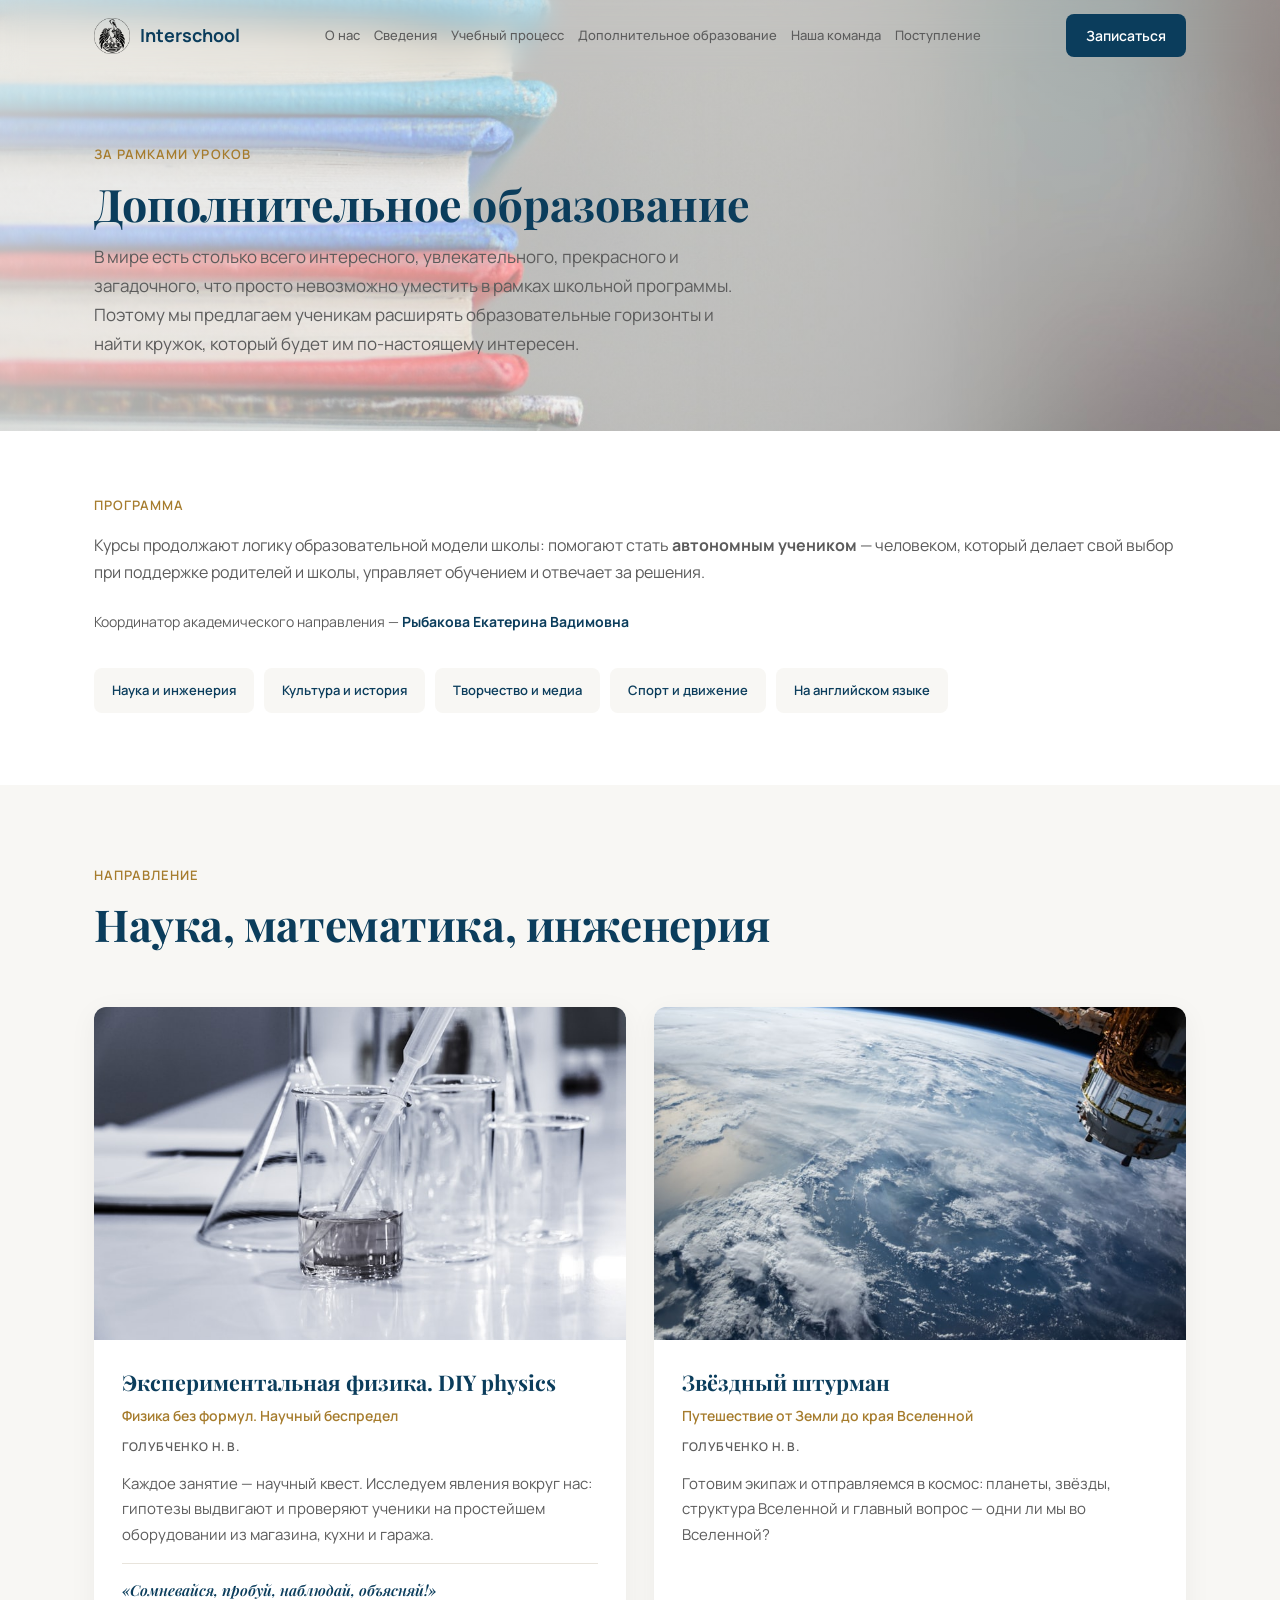
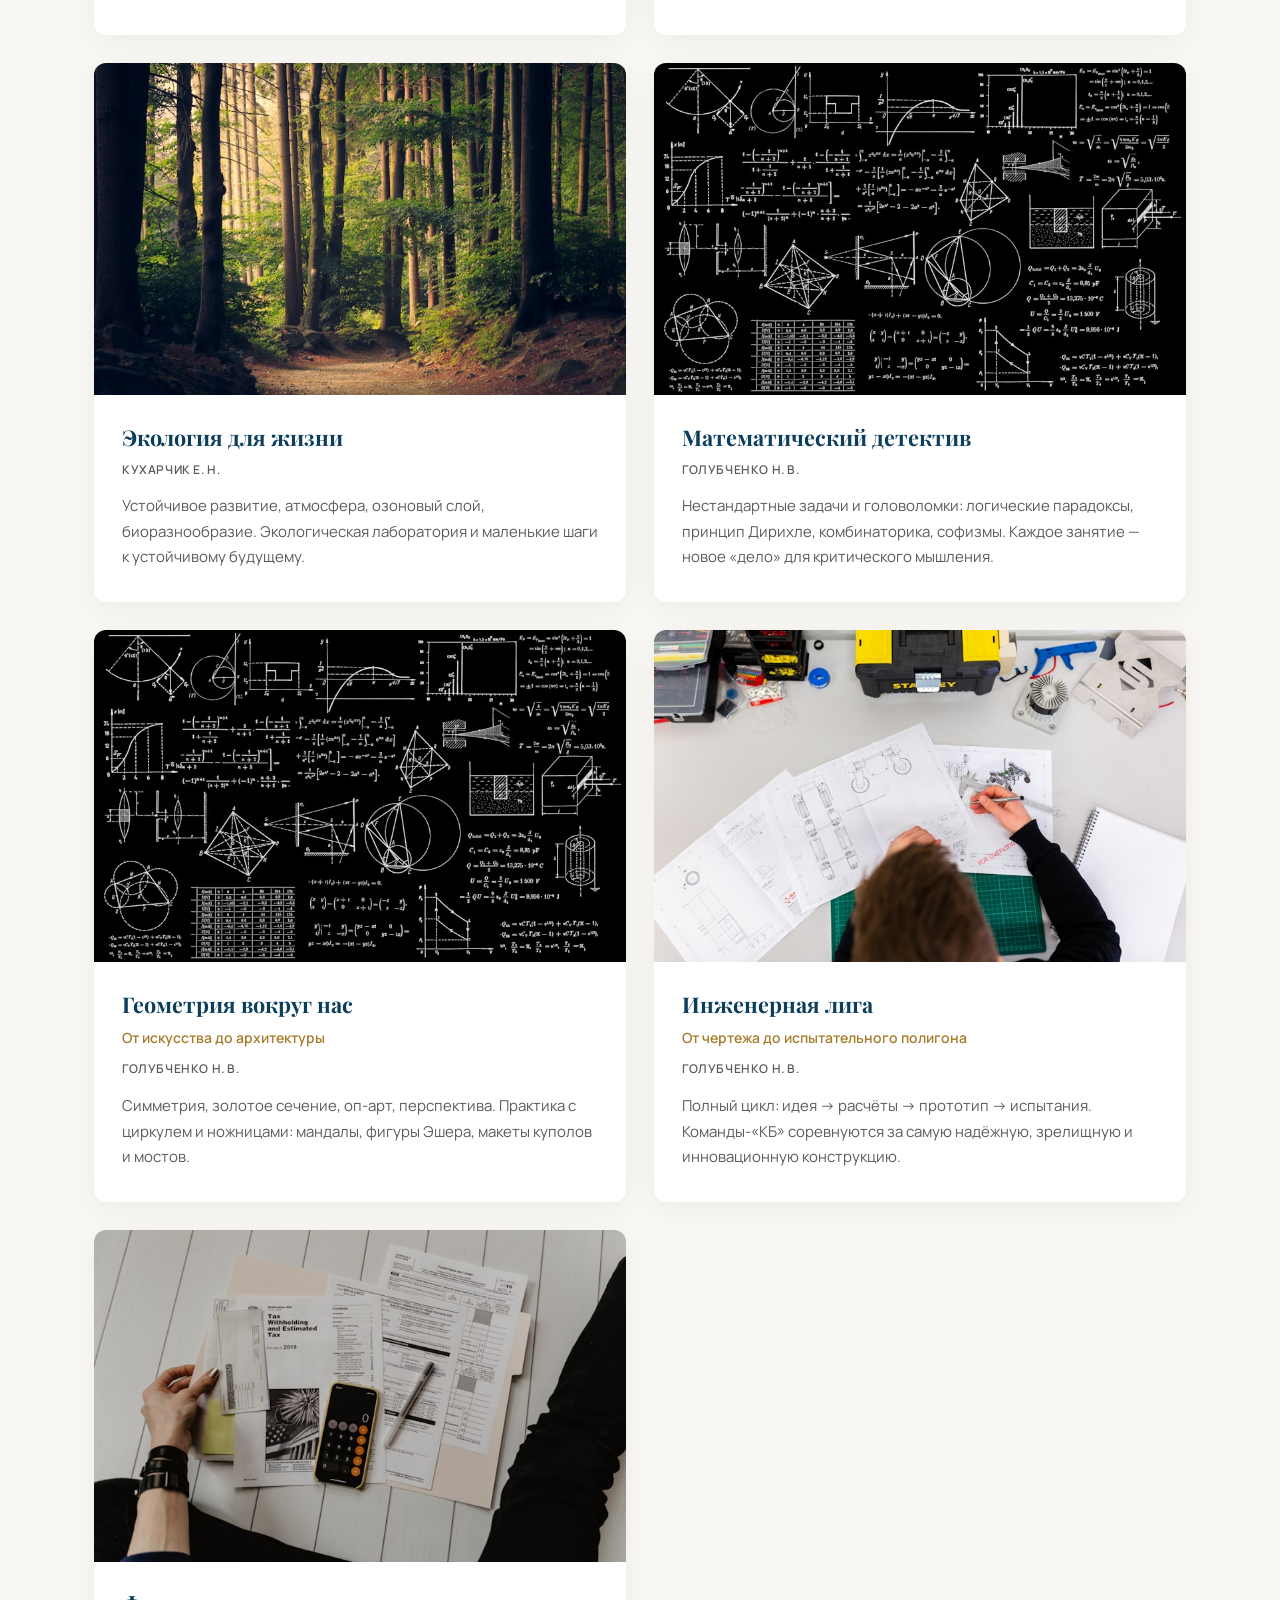
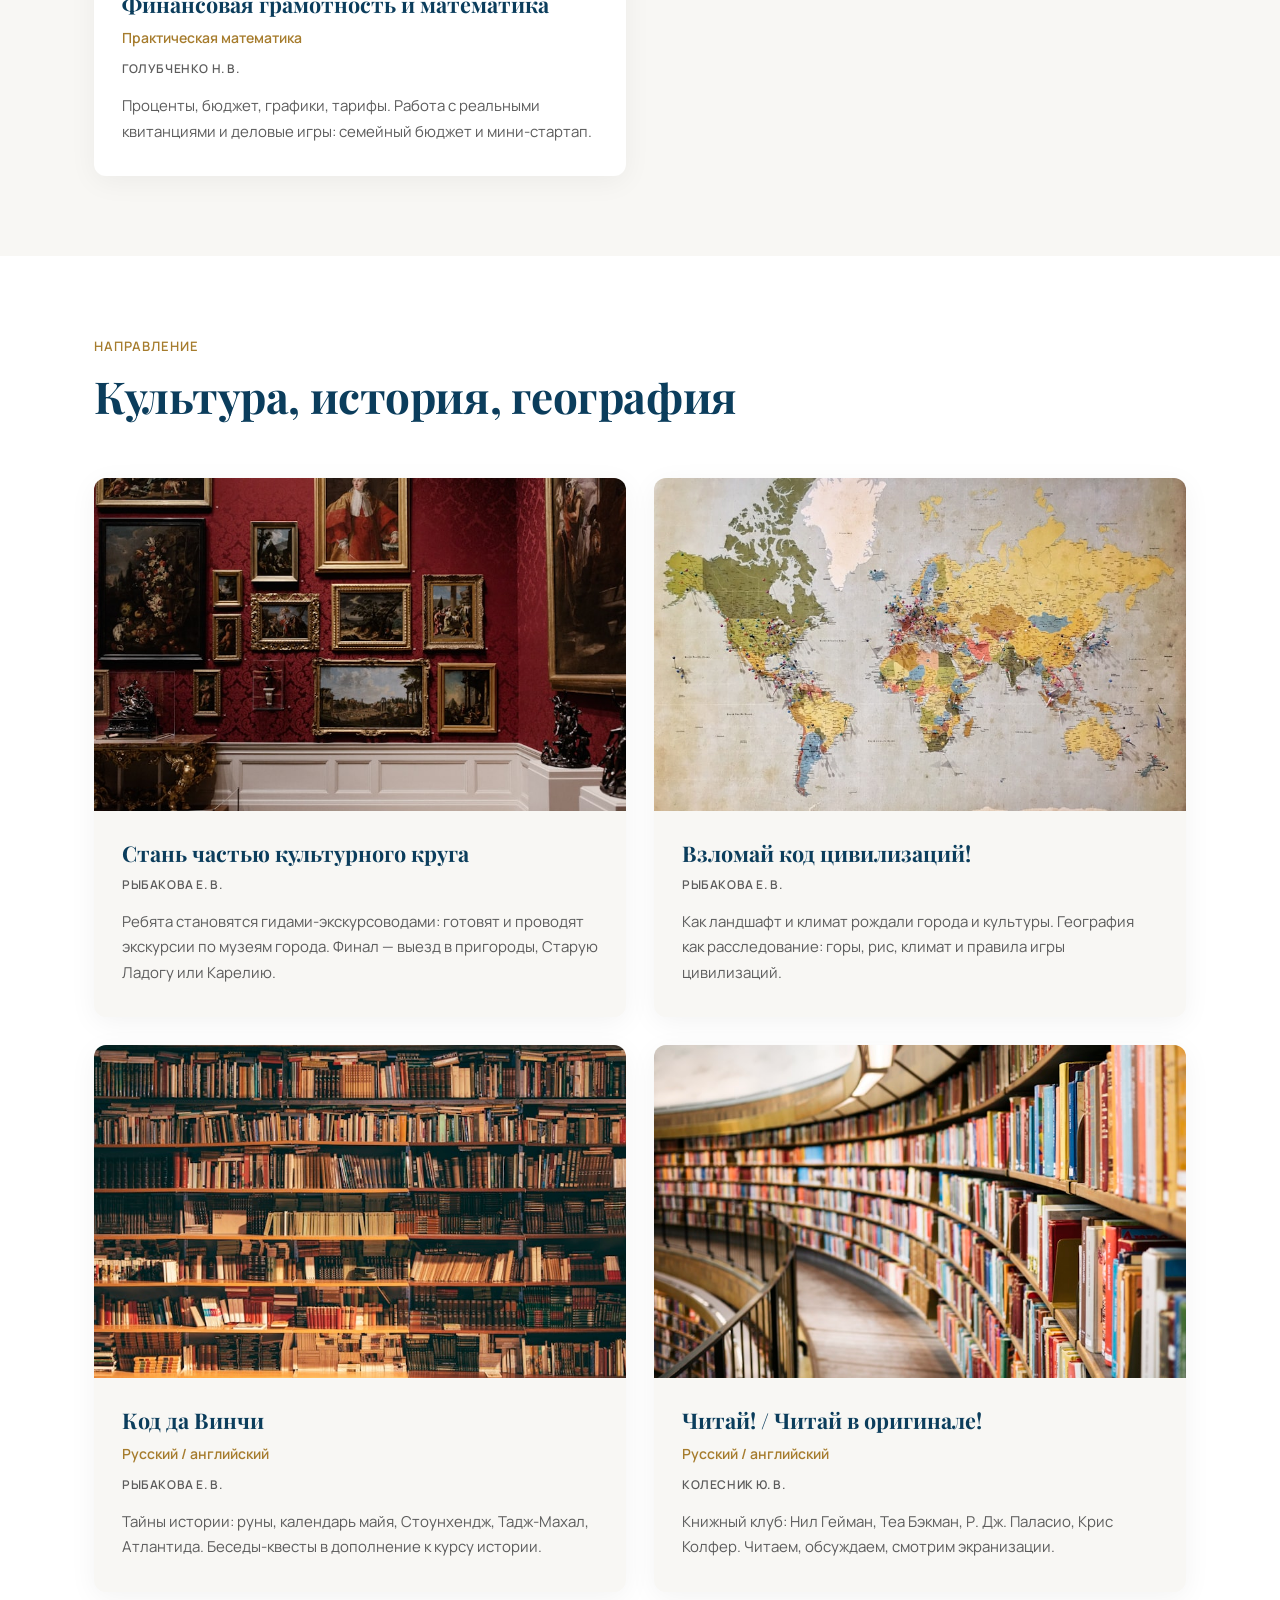
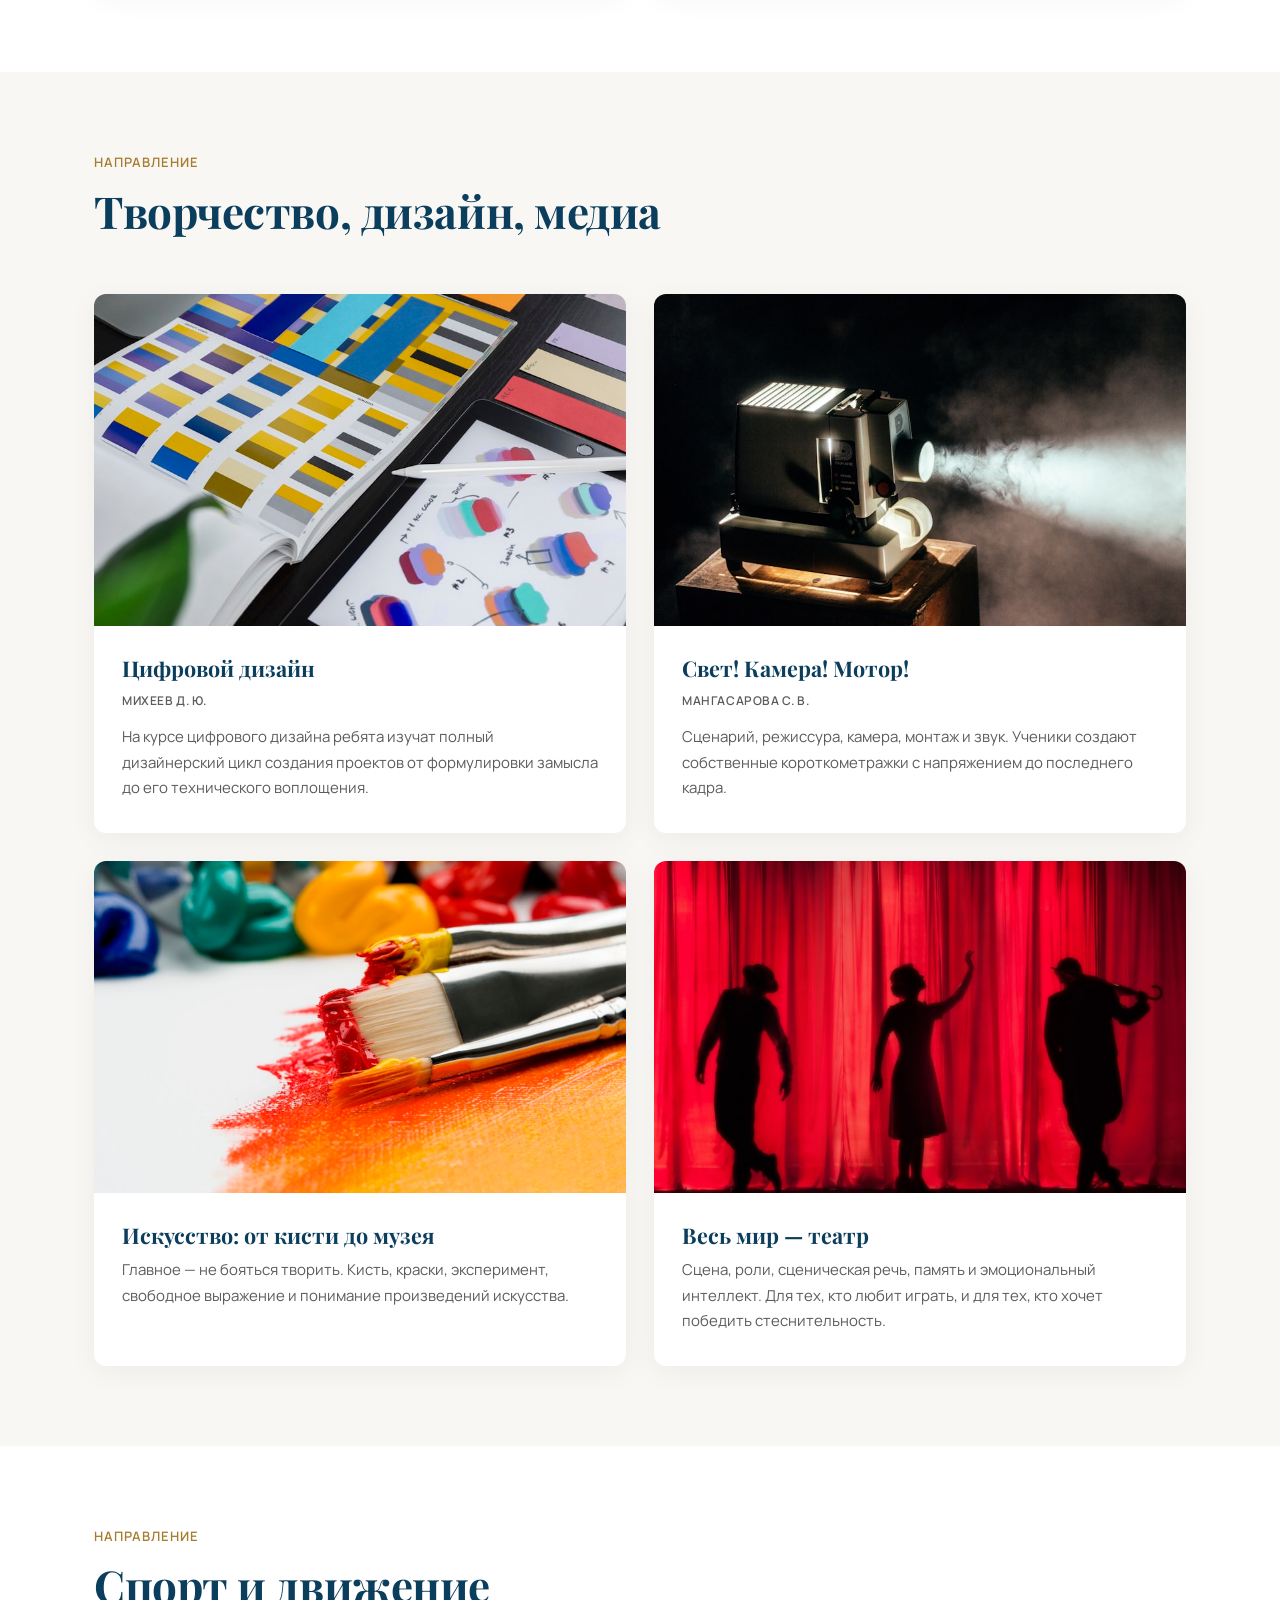
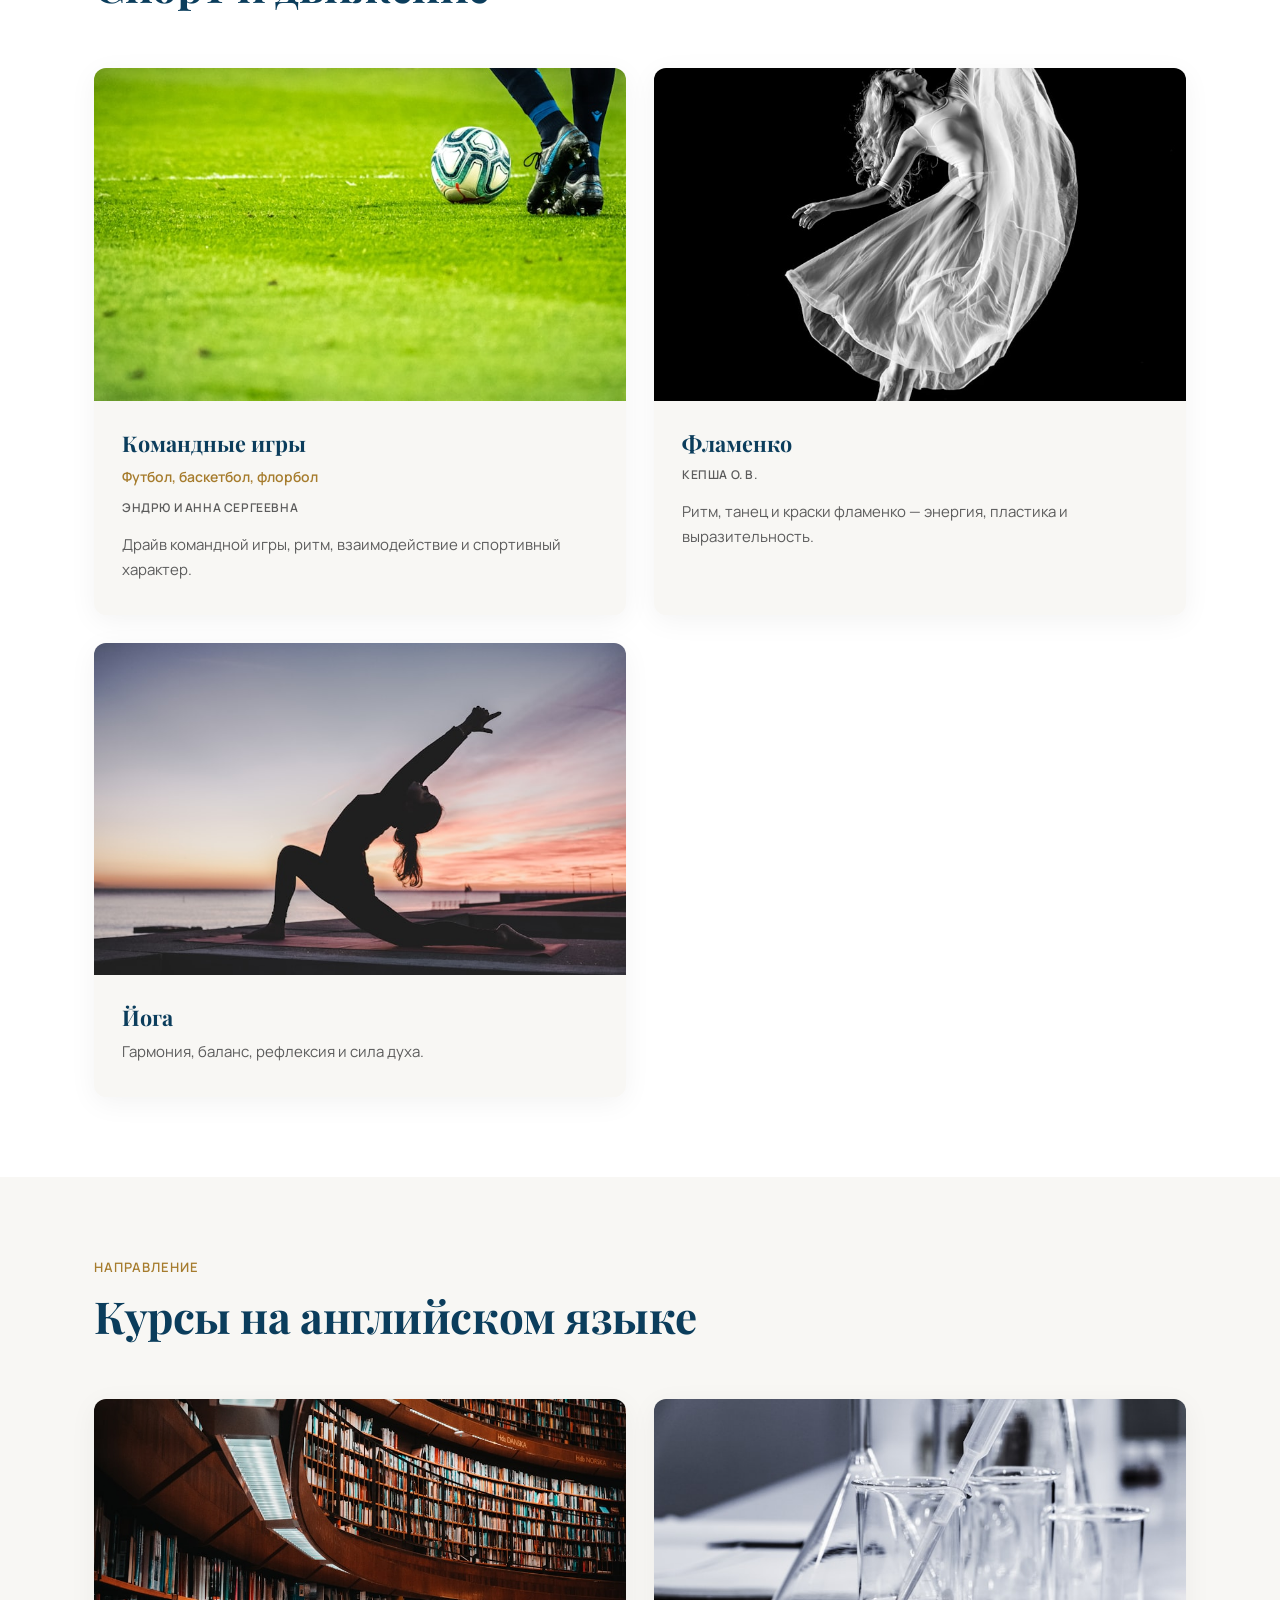
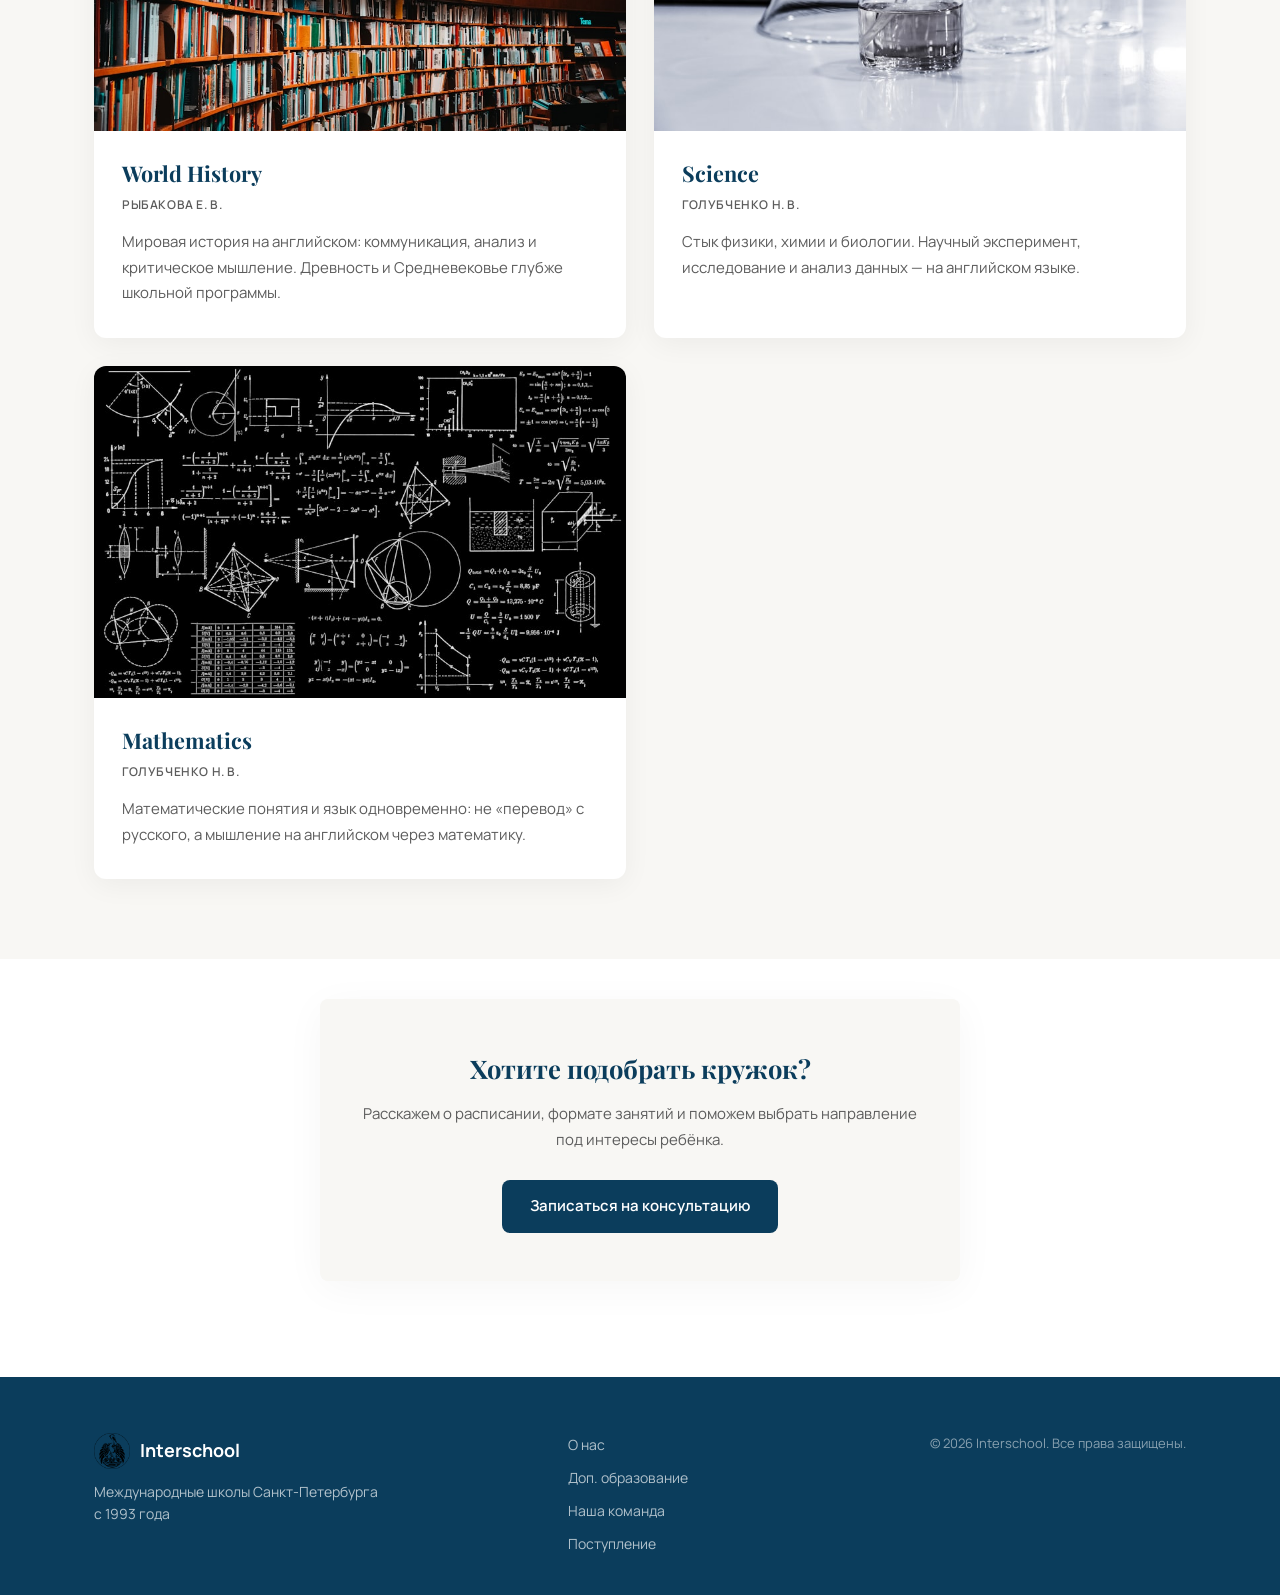
<file: extra-education.html>
<!DOCTYPE html>
<html lang="ru">
<head>
  <meta charset="UTF-8">
  <meta name="viewport" content="width=device-width, initial-scale=1.0">
  <title>Дополнительное образование · Международные школы Санкт-Петербурга</title>
  <meta name="description" content="Кружки и курсы дополнительного образования МШГУ: наука, культура, творчество, спорт. Программа для 6–7 классов.">
  <link rel="preconnect" href="https://fonts.googleapis.com">
  <link rel="preconnect" href="https://fonts.gstatic.com" crossorigin>
  <link href="https://fonts.googleapis.com/css2?family=Manrope:wght@400;500;600;700;800&family=Playfair+Display:wght@600;700&display=swap" rel="stylesheet">
  <link rel="stylesheet" href="styles.css">
</head>
<body>
  <div id="site-header"></div>

  <section class="page-hero page-hero--ee">
    <div class="page-hero--ee__bg" style="background-image: url('extra-edu/hero.jpg')"></div>
    <div class="container">
      <p class="section__eyebrow">За рамками уроков</p>
      <h1 class="page-hero__title">Дополнительное образование</h1>
      <p class="page-hero__desc">
        В мире есть столько всего интересного, увлекательного, прекрасного и загадочного,
        что просто невозможно уместить в рамках школьной программы.
        Поэтому мы предлагаем ученикам расширять образовательные горизонты
        и найти кружок, который будет им по-настоящему интересен.
      </p>
    </div>
  </section>

  <section class="section ee-intro">
    <div class="container">
      <div class="ee-intro__grid">
        <div class="ee-intro__main">
          <p class="section__eyebrow">Программа</p>
          <p class="ee-intro__text">
            Курсы продолжают логику образовательной модели школы: помогают стать
            <strong>автономным учеником</strong> — человеком, который делает свой выбор
            при поддержке родителей и школы, управляет обучением и отвечает за решения.
          </p>
          <p class="ee-intro__meta">
            Координатор академического направления —
            <strong>Рыбакова Екатерина Вадимовна</strong>
          </p>
        </div>
        <div class="ee-intro__aside">
          <a href="#science" class="ee-pill">Наука и инженерия</a>
          <a href="#culture" class="ee-pill">Культура и история</a>
          <a href="#creative" class="ee-pill">Творчество и медиа</a>
          <a href="#sport" class="ee-pill">Спорт и движение</a>
          <a href="#english" class="ee-pill">На английском языке</a>
        </div>
      </div>
    </div>
  </section>

  <section class="section ee-catalog" id="science">
    <div class="container">
      <div class="section__header">
        <p class="section__eyebrow">Направление</p>
        <h2 class="section__title">Наука, математика, инженерия</h2>
      </div>
      <div class="ee-grid">
        <article class="ee-card">
          <div class="ee-card__media">
            <img src="extra-edu/physics.jpg" alt="" loading="lazy">
          </div>
          <div class="ee-card__body">
            <h3 class="ee-card__title">Экспериментальная физика. DIY physics</h3>
            <p class="ee-card__subtitle">Физика без формул. Научный беспредел</p>
            <p class="ee-card__teacher">Голубченко Н. В.</p>
            <p class="ee-card__text">Каждое занятие — научный квест. Исследуем явления вокруг нас: гипотезы выдвигают и проверяют ученики на простейшем оборудовании из магазина, кухни и гаража.</p>
            <p class="ee-card__motto">«Сомневайся, пробуй, наблюдай, объясняй!»</p>
          </div>
        </article>
        <article class="ee-card">
          <div class="ee-card__media">
            <img src="extra-edu/space.jpg" alt="" loading="lazy">
          </div>
          <div class="ee-card__body">
            <h3 class="ee-card__title">Звёздный штурман</h3>
            <p class="ee-card__subtitle">Путешествие от Земли до края Вселенной</p>
            <p class="ee-card__teacher">Голубченко Н. В.</p>
            <p class="ee-card__text">Готовим экипаж и отправляемся в космос: планеты, звёзды, структура Вселенной и главный вопрос — одни ли мы во Вселенной?</p>
          </div>
        </article>
        <article class="ee-card">
          <div class="ee-card__media">
            <img src="extra-edu/ecology.jpg" alt="" loading="lazy">
          </div>
          <div class="ee-card__body">
            <h3 class="ee-card__title">Экология для жизни</h3>
            <p class="ee-card__teacher">Кухарчик Е. Н.</p>
            <p class="ee-card__text">Устойчивое развитие, атмосфера, озоновый слой, биоразнообразие. Экологическая лаборатория и маленькие шаги к устойчивому будущему.</p>
          </div>
        </article>
        <article class="ee-card">
          <div class="ee-card__media">
            <img src="extra-edu/math.jpg" alt="" loading="lazy">
          </div>
          <div class="ee-card__body">
            <h3 class="ee-card__title">Математический детектив</h3>
            <p class="ee-card__teacher">Голубченко Н. В.</p>
            <p class="ee-card__text">Нестандартные задачи и головоломки: логические парадоксы, принцип Дирихле, комбинаторика, софизмы. Каждое занятие — новое «дело» для критического мышления.</p>
          </div>
        </article>
        <article class="ee-card">
          <div class="ee-card__media">
            <img src="extra-edu/geometry.jpg" alt="" loading="lazy">
          </div>
          <div class="ee-card__body">
            <h3 class="ee-card__title">Геометрия вокруг нас</h3>
            <p class="ee-card__subtitle">От искусства до архитектуры</p>
            <p class="ee-card__teacher">Голубченко Н. В.</p>
            <p class="ee-card__text">Симметрия, золотое сечение, оп-арт, перспектива. Практика с циркулем и ножницами: мандалы, фигуры Эшера, макеты куполов и мостов.</p>
          </div>
        </article>
        <article class="ee-card">
          <div class="ee-card__media">
            <img src="extra-edu/eng.jpg" alt="" loading="lazy">
          </div>
          <div class="ee-card__body">
            <h3 class="ee-card__title">Инженерная лига</h3>
            <p class="ee-card__subtitle">От чертежа до испытательного полигона</p>
            <p class="ee-card__teacher">Голубченко Н. В.</p>
            <p class="ee-card__text">Полный цикл: идея → расчёты → прототип → испытания. Команды-«КБ» соревнуются за самую надёжную, зрелищную и инновационную конструкцию.</p>
          </div>
        </article>
        <article class="ee-card">
          <div class="ee-card__media">
            <img src="extra-edu/finance.jpg" alt="" loading="lazy">
          </div>
          <div class="ee-card__body">
            <h3 class="ee-card__title">Финансовая грамотность и математика</h3>
            <p class="ee-card__subtitle">Практическая математика</p>
            <p class="ee-card__teacher">Голубченко Н. В.</p>
            <p class="ee-card__text">Проценты, бюджет, графики, тарифы. Работа с реальными квитанциями и деловые игры: семейный бюджет и мини-стартап.</p>
          </div>
        </article>
      </div>
    </div>
  </section>

  <section class="section ee-catalog ee-catalog--alt" id="culture">
    <div class="container">
      <div class="section__header">
        <p class="section__eyebrow">Направление</p>
        <h2 class="section__title">Культура, история, география</h2>
      </div>
      <div class="ee-grid">
        <article class="ee-card">
          <div class="ee-card__media">
            <img src="extra-edu/museum.jpg" alt="" loading="lazy">
          </div>
          <div class="ee-card__body">
            <h3 class="ee-card__title">Стань частью культурного круга</h3>
            <p class="ee-card__teacher">Рыбакова Е. В.</p>
            <p class="ee-card__text">Ребята становятся гидами-экскурсоводами: готовят и проводят экскурсии по музеям города. Финал — выезд в пригороды, Старую Ладогу или Карелию.</p>
          </div>
        </article>
        <article class="ee-card">
          <div class="ee-card__media">
            <img src="extra-edu/map.jpg" alt="" loading="lazy">
          </div>
          <div class="ee-card__body">
            <h3 class="ee-card__title">Взломай код цивилизаций!</h3>
            <p class="ee-card__teacher">Рыбакова Е. В.</p>
            <p class="ee-card__text">Как ландшафт и климат рождали города и культуры. География как расследование: горы, рис, климат и правила игры цивилизаций.</p>
          </div>
        </article>
        <article class="ee-card">
          <div class="ee-card__media">
            <img src="extra-edu/mystery.jpg" alt="" loading="lazy">
          </div>
          <div class="ee-card__body">
            <h3 class="ee-card__title">Код да Винчи</h3>
            <p class="ee-card__subtitle">Русский / английский</p>
            <p class="ee-card__teacher">Рыбакова Е. В.</p>
            <p class="ee-card__text">Тайны истории: руны, календарь майя, Стоунхендж, Тадж-Махал, Атлантида. Беседы-квесты в дополнение к курсу истории.</p>
          </div>
        </article>
        <article class="ee-card">
          <div class="ee-card__media">
            <img src="extra-edu/books.jpg" alt="" loading="lazy">
          </div>
          <div class="ee-card__body">
            <h3 class="ee-card__title">Читай! / Читай в оригинале!</h3>
            <p class="ee-card__subtitle">Русский / английский</p>
            <p class="ee-card__teacher">Колесник Ю. В.</p>
            <p class="ee-card__text">Книжный клуб: Нил Гейман, Теа Бэкман, Р. Дж. Паласио, Крис Колфер. Читаем, обсуждаем, смотрим экранизации.</p>
          </div>
        </article>
      </div>
    </div>
  </section>

  <section class="section ee-catalog" id="creative">
    <div class="container">
      <div class="section__header">
        <p class="section__eyebrow">Направление</p>
        <h2 class="section__title">Творчество, дизайн, медиа</h2>
      </div>
      <div class="ee-grid">
        <article class="ee-card">
          <div class="ee-card__media">
            <img src="extra-edu/design.jpg" alt="" loading="lazy">
          </div>
          <div class="ee-card__body">
            <h3 class="ee-card__title">Цифровой дизайн</h3>
            <p class="ee-card__teacher">Михеев Д. Ю.</p>
            <p class="ee-card__text">На курсе цифрового дизайна ребята изучат полный дизайнерский цикл создания проектов от формулировки замысла до его технического воплощения.</p>
          </div>
        </article>
        <article class="ee-card">
          <div class="ee-card__media">
            <img src="extra-edu/film.jpg" alt="" loading="lazy">
          </div>
          <div class="ee-card__body">
            <h3 class="ee-card__title">Свет! Камера! Мотор!</h3>
            <p class="ee-card__teacher">Мангасарова С. В.</p>
            <p class="ee-card__text">Сценарий, режиссура, камера, монтаж и звук. Ученики создают собственные короткометражки с напряжением до последнего кадра.</p>
          </div>
        </article>
        <article class="ee-card">
          <div class="ee-card__media">
            <img src="extra-edu/art.jpg" alt="" loading="lazy">
          </div>
          <div class="ee-card__body">
            <h3 class="ee-card__title">Искусство: от кисти до музея</h3>
            <p class="ee-card__text">Главное — не бояться творить. Кисть, краски, эксперимент, свободное выражение и понимание произведений искусства.</p>
          </div>
        </article>
        <article class="ee-card">
          <div class="ee-card__media">
            <img src="extra-edu/theatre.jpg" alt="" loading="lazy">
          </div>
          <div class="ee-card__body">
            <h3 class="ee-card__title">Весь мир — театр</h3>
            <p class="ee-card__text">Сцена, роли, сценическая речь, память и эмоциональный интеллект. Для тех, кто любит играть, и для тех, кто хочет победить стеснительность.</p>
          </div>
        </article>
      </div>
    </div>
  </section>

  <section class="section ee-catalog ee-catalog--alt" id="sport">
    <div class="container">
      <div class="section__header">
        <p class="section__eyebrow">Направление</p>
        <h2 class="section__title">Спорт и движение</h2>
      </div>
      <div class="ee-grid">
        <article class="ee-card">
          <div class="ee-card__media">
            <img src="extra-edu/sport.jpg" alt="" loading="lazy">
          </div>
          <div class="ee-card__body">
            <h3 class="ee-card__title">Командные игры</h3>
            <p class="ee-card__subtitle">Футбол, баскетбол, флорбол</p>
            <p class="ee-card__teacher">Эндрю и Анна Сергеевна</p>
            <p class="ee-card__text">Драйв командной игры, ритм, взаимодействие и спортивный характер.</p>
          </div>
        </article>
        <article class="ee-card">
          <div class="ee-card__media">
            <img src="extra-edu/dance.jpg" alt="" loading="lazy">
          </div>
          <div class="ee-card__body">
            <h3 class="ee-card__title">Фламенко</h3>
            <p class="ee-card__teacher">Кепша О. В.</p>
            <p class="ee-card__text">Ритм, танец и краски фламенко — энергия, пластика и выразительность.</p>
          </div>
        </article>
        <article class="ee-card">
          <div class="ee-card__media">
            <img src="extra-edu/yoga.jpg" alt="" loading="lazy">
          </div>
          <div class="ee-card__body">
            <h3 class="ee-card__title">Йога</h3>
            <p class="ee-card__text">Гармония, баланс, рефлексия и сила духа.</p>
          </div>
        </article>
      </div>
    </div>
  </section>

  <section class="section ee-catalog" id="english">
    <div class="container">
      <div class="section__header">
        <p class="section__eyebrow">Направление</p>
        <h2 class="section__title">Курсы на английском языке</h2>
      </div>
      <div class="ee-grid">
        <article class="ee-card">
          <div class="ee-card__media">
            <img src="extra-edu/history.jpg" alt="" loading="lazy">
          </div>
          <div class="ee-card__body">
            <h3 class="ee-card__title">World History</h3>
            <p class="ee-card__teacher">Рыбакова Е. В.</p>
            <p class="ee-card__text">Мировая история на английском: коммуникация, анализ и критическое мышление. Древность и Средневековье глубже школьной программы.</p>
          </div>
        </article>
        <article class="ee-card">
          <div class="ee-card__media">
            <img src="extra-edu/science.jpg" alt="" loading="lazy">
          </div>
          <div class="ee-card__body">
            <h3 class="ee-card__title">Science</h3>
            <p class="ee-card__teacher">Голубченко Н. В.</p>
            <p class="ee-card__text">Стык физики, химии и биологии. Научный эксперимент, исследование и анализ данных — на английском языке.</p>
          </div>
        </article>
        <article class="ee-card">
          <div class="ee-card__media">
            <img src="extra-edu/math.jpg" alt="" loading="lazy">
          </div>
          <div class="ee-card__body">
            <h3 class="ee-card__title">Mathematics</h3>
            <p class="ee-card__teacher">Голубченко Н. В.</p>
            <p class="ee-card__text">Математические понятия и язык одновременно: не «перевод» с русского, а мышление на английском через математику.</p>
          </div>
        </article>
      </div>
    </div>
  </section>

  <section class="section em-cta">
    <div class="container">
      <div class="em-cta__box">
        <h2 class="em-cta__title">Хотите подобрать кружок?</h2>
        <p class="em-cta__text">
          Расскажем о расписании, формате занятий и поможем выбрать направление
          под интересы ребёнка.
        </p>
        <a href="index.html#admission" class="btn btn--primary">Записаться на консультацию</a>
      </div>
    </div>
  </section>
  <div id="site-footer"></div>
  <script src="includes.js"></script>
  <script src="script.js"></script>
</body>
</html>
</file>
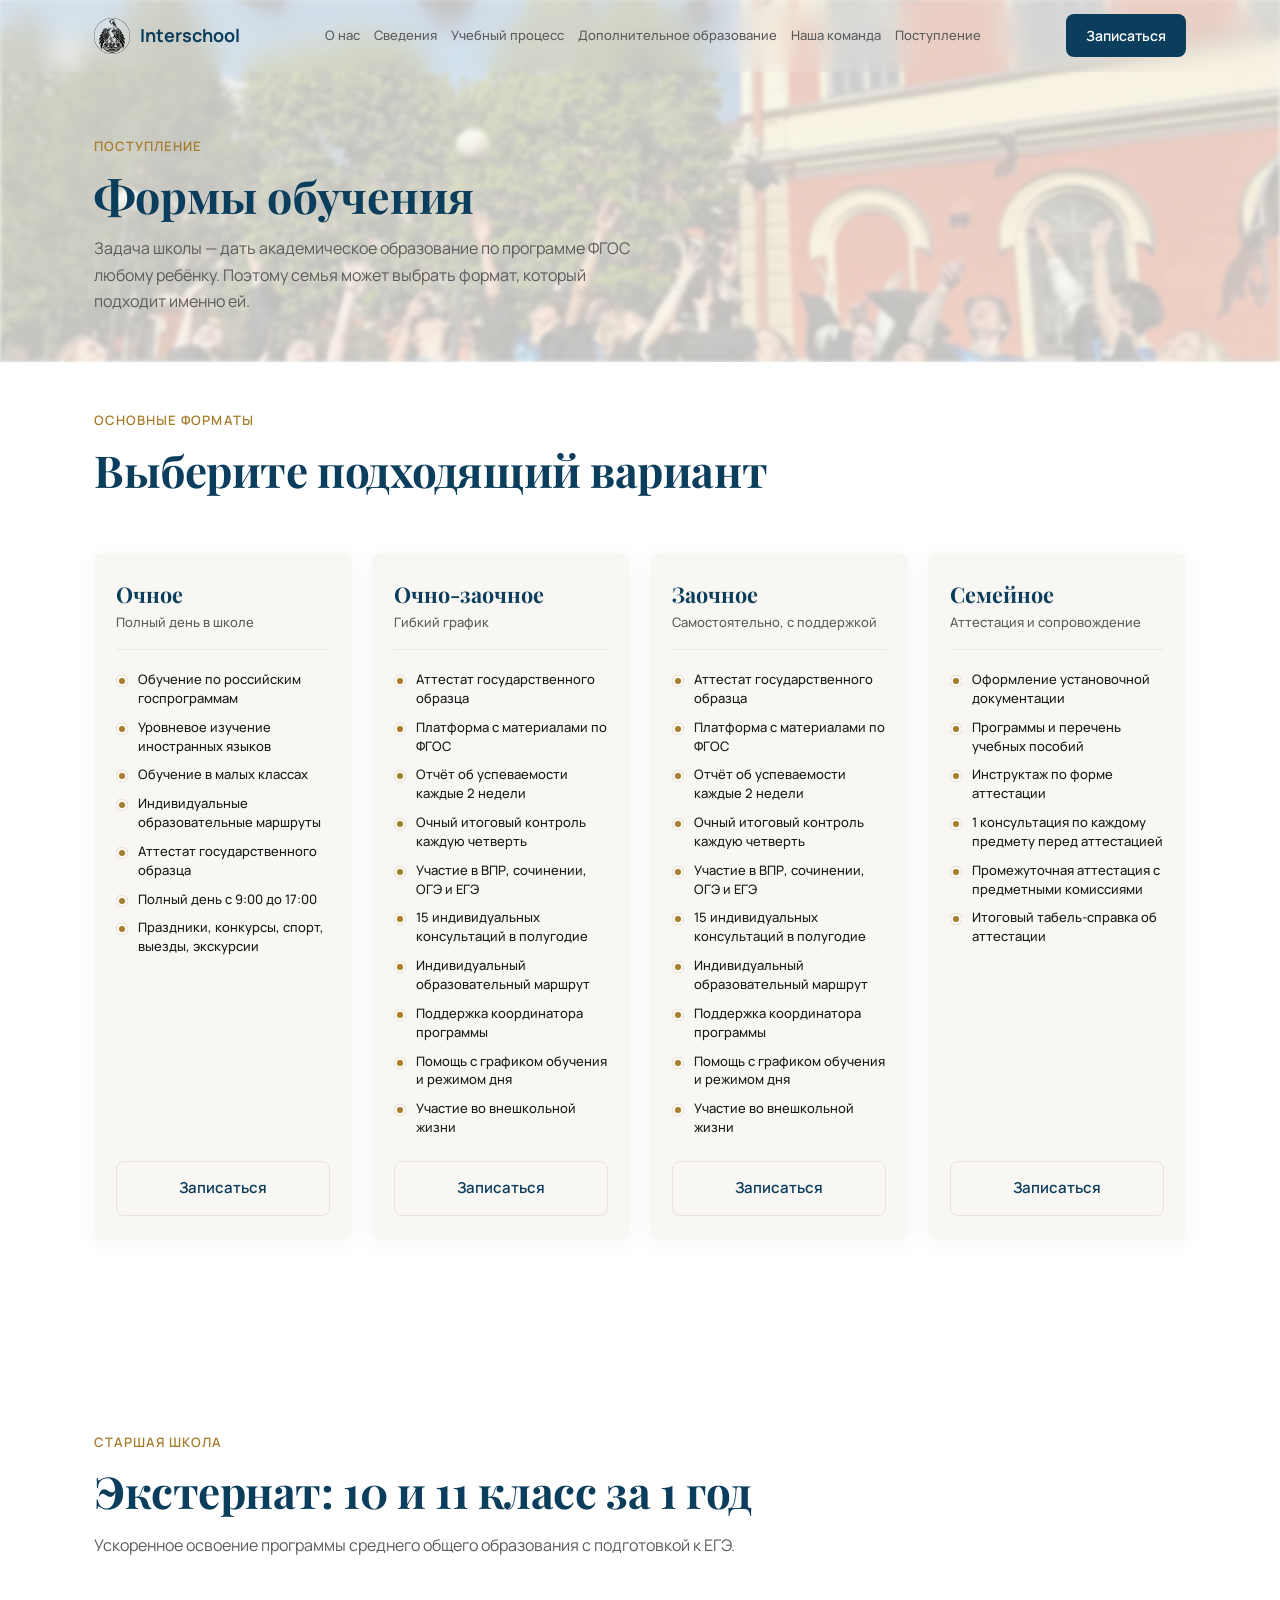
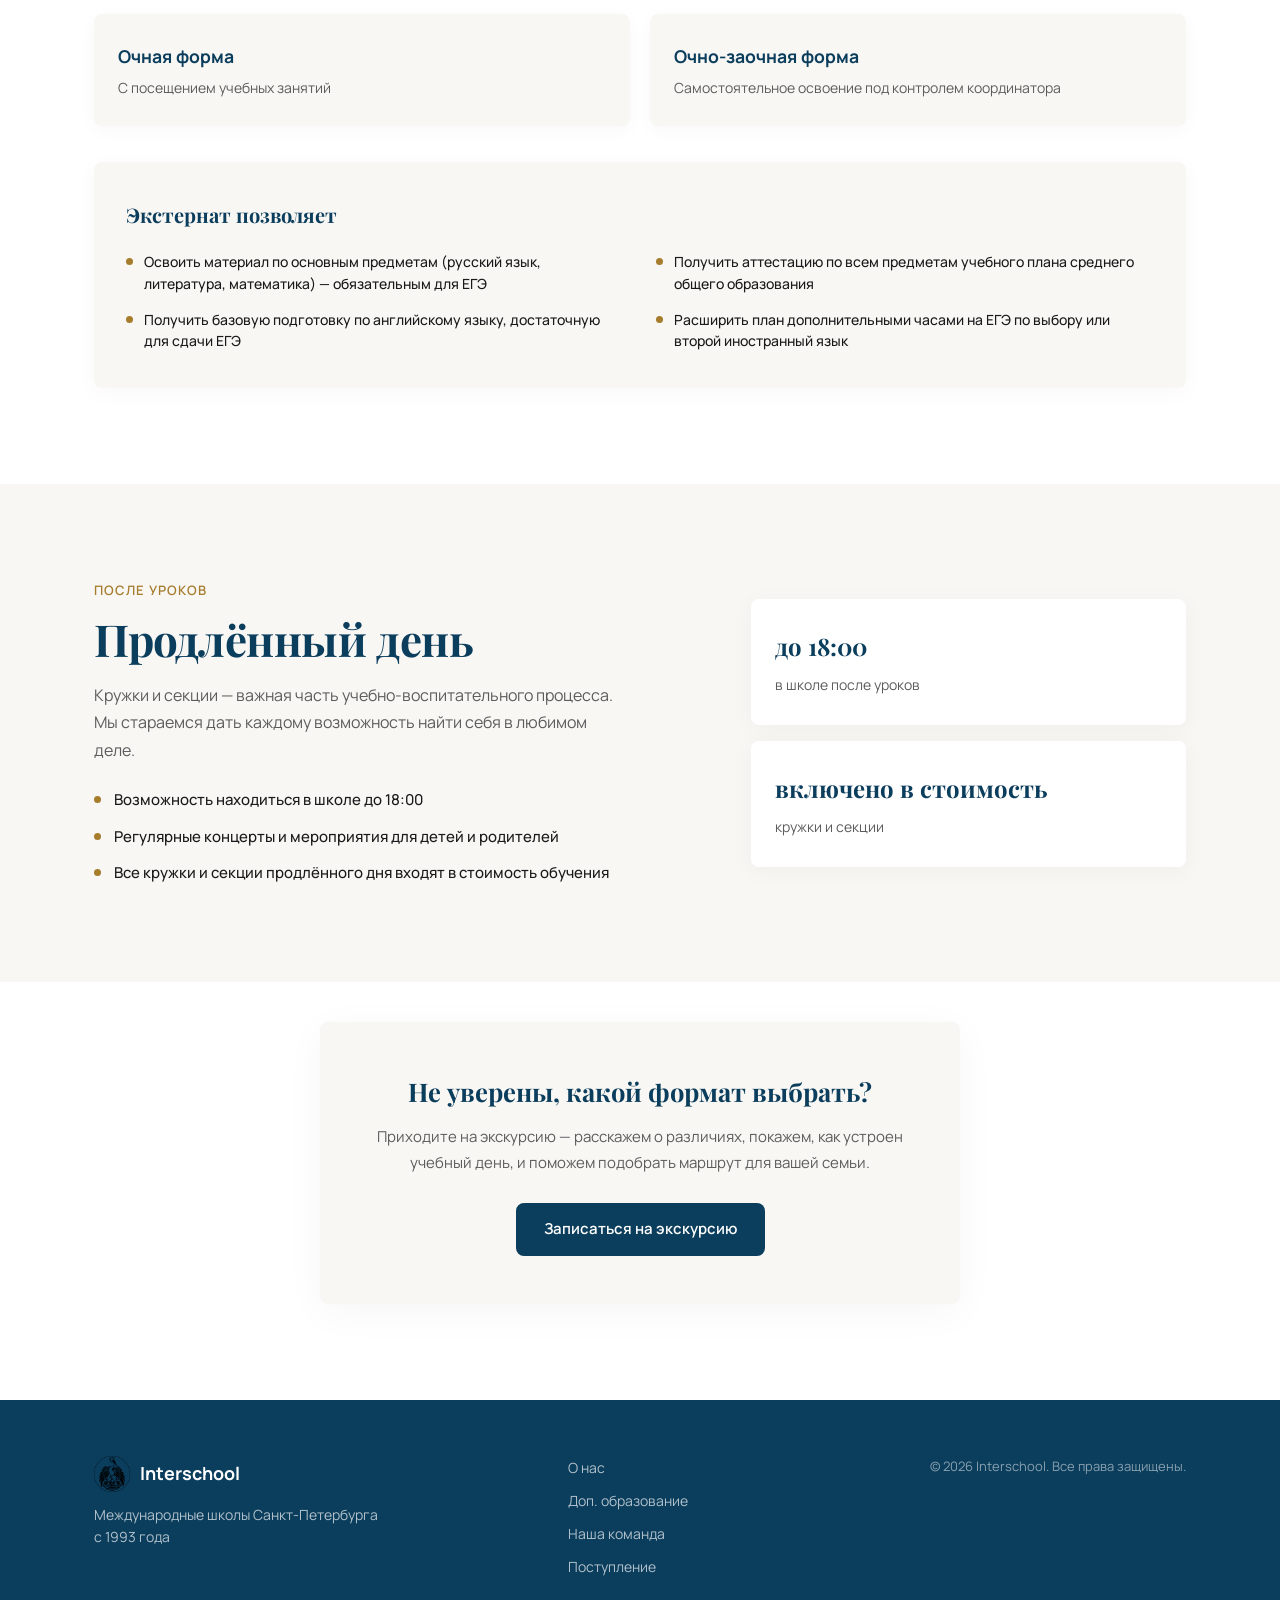
<file: learning-formats.html>
<!DOCTYPE html>
<html lang="ru">
<head>
  <meta charset="UTF-8">
  <meta name="viewport" content="width=device-width, initial-scale=1.0">
  <title>Формы обучения · Международные школы Санкт-Петербурга</title>
  <meta name="description" content="Очное, очно-заочное, заочное и семейное обучение, экстернат и продлённый день — выберите формат, который подходит вашей семье.">
  <link rel="preconnect" href="https://fonts.googleapis.com">
  <link rel="preconnect" href="https://fonts.gstatic.com" crossorigin>
  <link href="https://fonts.googleapis.com/css2?family=Manrope:wght@400;500;600;700;800&family=Playfair+Display:wght@600;700&display=swap" rel="stylesheet">
  <link rel="stylesheet" href="styles.css">
</head>
<body>
  <div id="site-header"></div>

  <!-- Hero -->
  <section class="page-hero page-hero--image">
    <div class="container">
      <p class="section__eyebrow">Поступление</p>
      <h1 class="page-hero__title">Формы обучения</h1>
      <p class="page-hero__desc">
        Задача школы — дать академическое образование по программе ФГОС
        любому ребёнку. Поэтому семья может выбрать формат, который подходит
        именно ей.
      </p>
    </div>
  </section>

  <!-- Formats comparison -->
  <section class="section lf-formats">
    <div class="container">
      <div class="section__header section__header--center">
        <p class="section__eyebrow">Основные форматы</p>
        <h2 class="section__title">Выберите подходящий вариант</h2>
      </div>

      <div class="lf-grid">
        <!-- Очное -->
        <article class="lf-card">
          <div class="lf-card__head">
            <h3 class="lf-card__title">Очное</h3>
            <p class="lf-card__tagline">Полный день в школе</p>
          </div>
          <ul class="lf-card__list">
            <li>Обучение по российским госпрограммам</li>
            <li>Уровневое изучение иностранных языков</li>
            <li>Обучение в малых классах</li>
            <li>Индивидуальные образовательные маршруты</li>
            <li>Аттестат государственного образца</li>
            <li>Полный день с 9:00 до 17:00</li>
            <li>Праздники, конкурсы, спорт, выезды, экскурсии</li>
          </ul>
          <a href="index.html#admission" class="btn btn--ghost lf-card__btn">Записаться</a>
        </article>

        <!-- Очно-заочное -->
        <article class="lf-card">
          <div class="lf-card__head">
            <h3 class="lf-card__title">Очно-заочное</h3>
            <p class="lf-card__tagline">Гибкий график</p>
          </div>
          <ul class="lf-card__list">
            <li>Аттестат государственного образца</li>
            <li>Платформа с материалами по ФГОС</li>
            <li>Отчёт об успеваемости каждые 2 недели</li>
            <li>Очный итоговый контроль каждую четверть</li>
            <li>Участие в ВПР, сочинении, ОГЭ и ЕГЭ</li>
            <li>15 индивидуальных консультаций в полугодие</li>
            <li>Индивидуальный образовательный маршрут</li>
            <li>Поддержка координатора программы</li>
            <li>Помощь с графиком обучения и режимом дня</li>
            <li>Участие во внешкольной жизни</li>
          </ul>
          <a href="index.html#admission" class="btn btn--ghost lf-card__btn">Записаться</a>
        </article>

        <!-- Заочное -->
        <article class="lf-card">
          <div class="lf-card__head">
            <h3 class="lf-card__title">Заочное</h3>
            <p class="lf-card__tagline">Самостоятельно, с поддержкой</p>
          </div>
          <ul class="lf-card__list">
            <li>Аттестат государственного образца</li>
            <li>Платформа с материалами по ФГОС</li>
            <li>Отчёт об успеваемости каждые 2 недели</li>
            <li>Очный итоговый контроль каждую четверть</li>
            <li>Участие в ВПР, сочинении, ОГЭ и ЕГЭ</li>
            <li>15 индивидуальных консультаций в полугодие</li>
            <li>Индивидуальный образовательный маршрут</li>
            <li>Поддержка координатора программы</li>
            <li>Помощь с графиком обучения и режимом дня</li>
            <li>Участие во внешкольной жизни</li>
          </ul>
          <a href="index.html#admission" class="btn btn--ghost lf-card__btn">Записаться</a>
        </article>

        <!-- Семейное -->
        <article class="lf-card">
          <div class="lf-card__head">
            <h3 class="lf-card__title">Семейное</h3>
            <p class="lf-card__tagline">Аттестация и сопровождение</p>
          </div>
          <ul class="lf-card__list">
            <li>Оформление установочной документации</li>
            <li>Программы и перечень учебных пособий</li>
            <li>Инструктаж по форме аттестации</li>
            <li>1 консультация по каждому предмету перед аттестацией</li>
            <li>Промежуточная аттестация с предметными комиссиями</li>
            <li>Итоговый табель-справка об аттестации</li>
          </ul>
          <a href="index.html#admission" class="btn btn--ghost lf-card__btn">Записаться</a>
        </article>
      </div>
    </div>
  </section>

  

  <!-- Externat -->
  <section class="section lf-externat">
    <div class="container">
      <div class="section__header section__header--center">
        <p class="section__eyebrow">Старшая школа</p>
        <h2 class="section__title">Экстернат: 10 и 11 класс за 1 год</h2>
        <p class="section__desc">
          Ускоренное освоение программы среднего общего образования
          с подготовкой к ЕГЭ.
        </p>
      </div>

      <div class="lf-externat__modes">
        <div class="lf-mode">
          <h3 class="lf-mode__title">Очная форма</h3>
          <p class="lf-mode__text">С посещением учебных занятий</p>
        </div>
        <div class="lf-mode">
          <h3 class="lf-mode__title">Очно-заочная форма</h3>
          <p class="lf-mode__text">Самостоятельное освоение под контролем координатора</p>
        </div>
      </div>

      <div class="lf-externat__benefits">
        <h3 class="lf-externat__subtitle">Экстернат позволяет</h3>
        <ul class="lf-externat__list">
          <li>Освоить материал по основным предметам (русский язык, литература, математика) — обязательным для ЕГЭ</li>
          <li>Получить аттестацию по всем предметам учебного плана среднего общего образования</li>
          <li>Получить базовую подготовку по английскому языку, достаточную для сдачи ЕГЭ</li>
          <li>Расширить план дополнительными часами на ЕГЭ по выбору или второй иностранный язык</li>
        </ul>
      </div>
    </div>
  </section>
<!-- Extended day -->
  <section class="section lf-extra">
    <div class="container">
      <div class="lf-extra__grid">
        <div class="lf-extra__content">
          <p class="section__eyebrow">После уроков</p>
          <h2 class="section__title">Продлённый день</h2>
          <p class="lf-extra__text">
            Кружки и секции — важная часть учебно-воспитательного процесса.
            Мы стараемся дать каждому возможность найти себя в любимом деле.
          </p>
          <ul class="lf-extra__list">
            <li>Возможность находиться в школе до 18:00</li>
            <li>Регулярные концерты и мероприятия для детей и родителей</li>
            <li>Все кружки и секции продлённого дня входят в стоимость обучения</li>
          </ul>
        </div>
        <div class="lf-extra__aside">
          <div class="lf-extra__stat">
            <strong>до 18:00</strong>
            <span>в школе после уроков</span>
          </div>
          <div class="lf-extra__stat">
            <strong>включено в стоимость</strong>
            <span>кружки и секции</span>
          </div>
        </div>
      </div>
    </div>
  </section>
  <!-- CTA -->
  <section class="section em-cta">
    <div class="container">
      <div class="em-cta__box">
        <h2 class="em-cta__title">Не уверены, какой формат выбрать?</h2>
        <p class="em-cta__text">
          Приходите на экскурсию — расскажем о различиях, покажем, как устроен
          учебный день, и поможем подобрать маршрут для вашей семьи.
        </p>
        <a href="index.html#admission" class="btn btn--primary">Записаться на экскурсию</a>
      </div>
    </div>
  </section>
  <div id="site-footer"></div>

  <script src="includes.js"></script>
  <script src="script.js"></script>
</body>
</html>
</file>
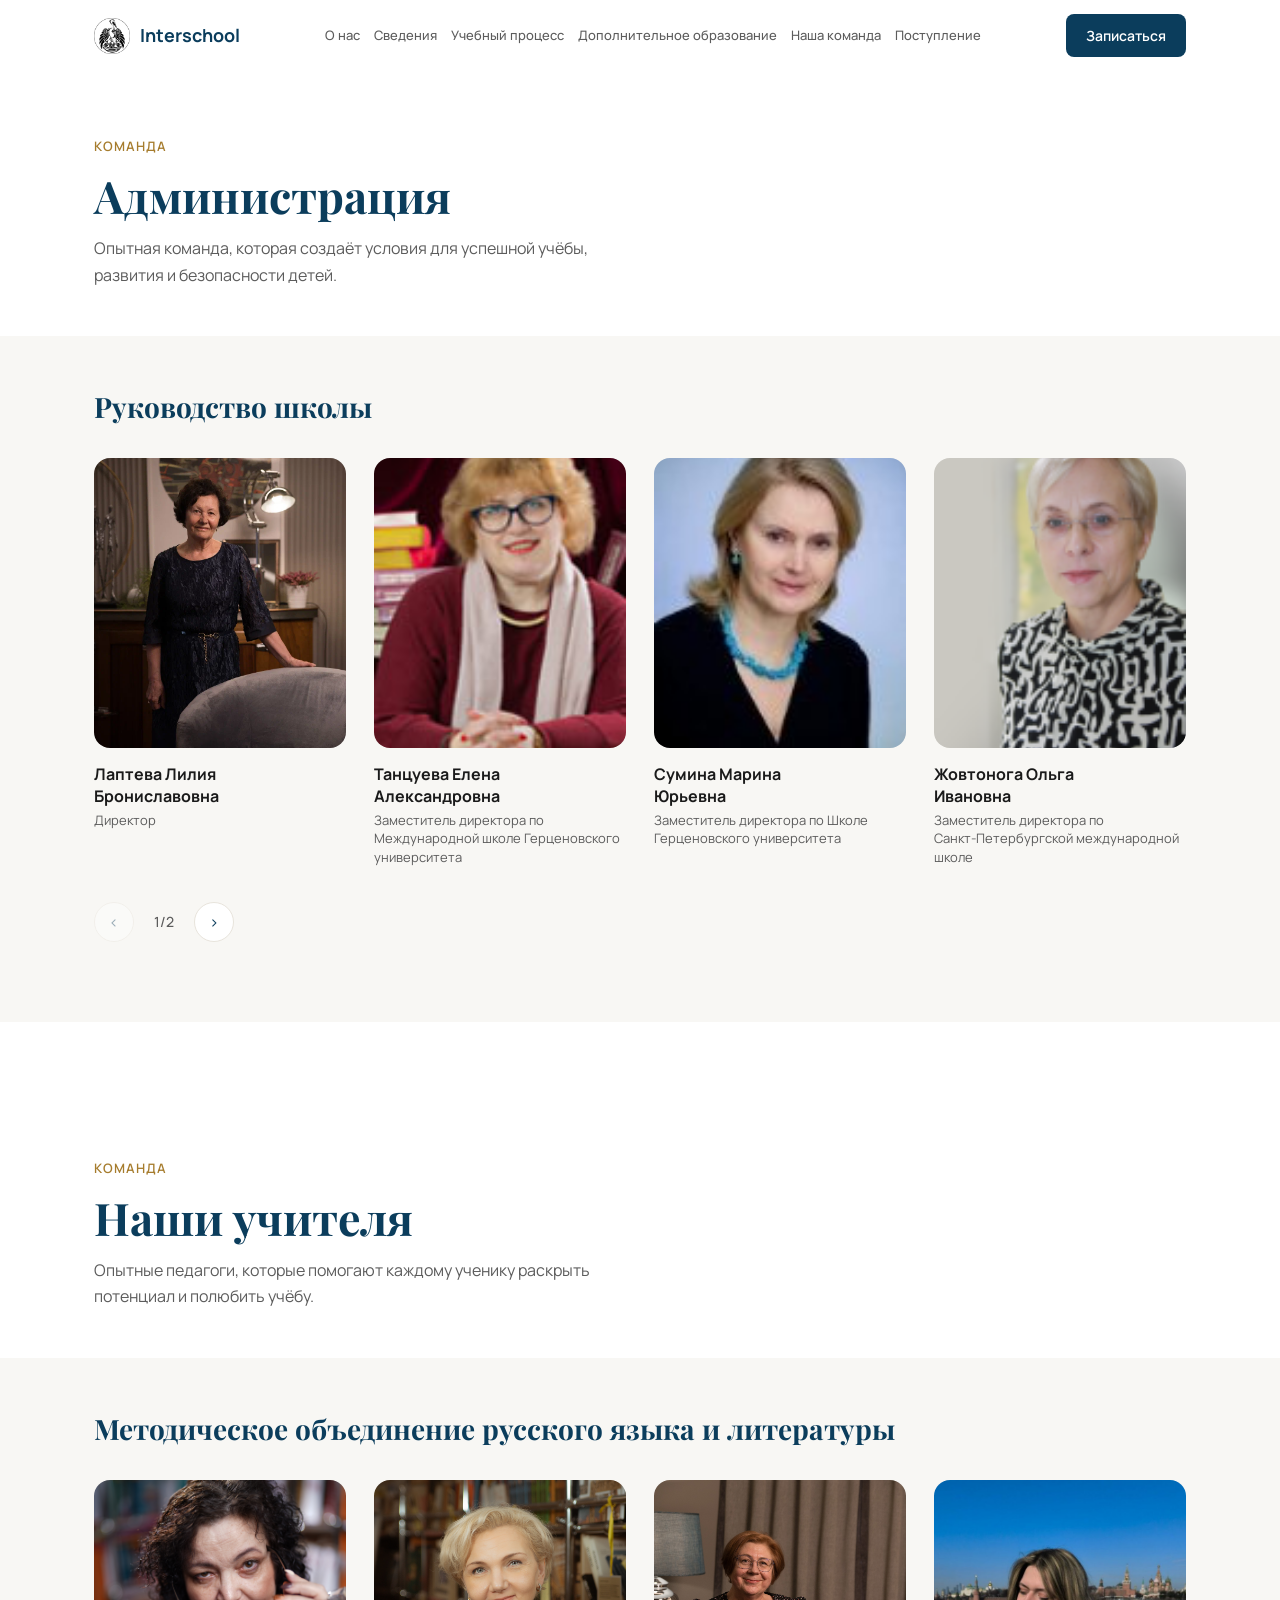
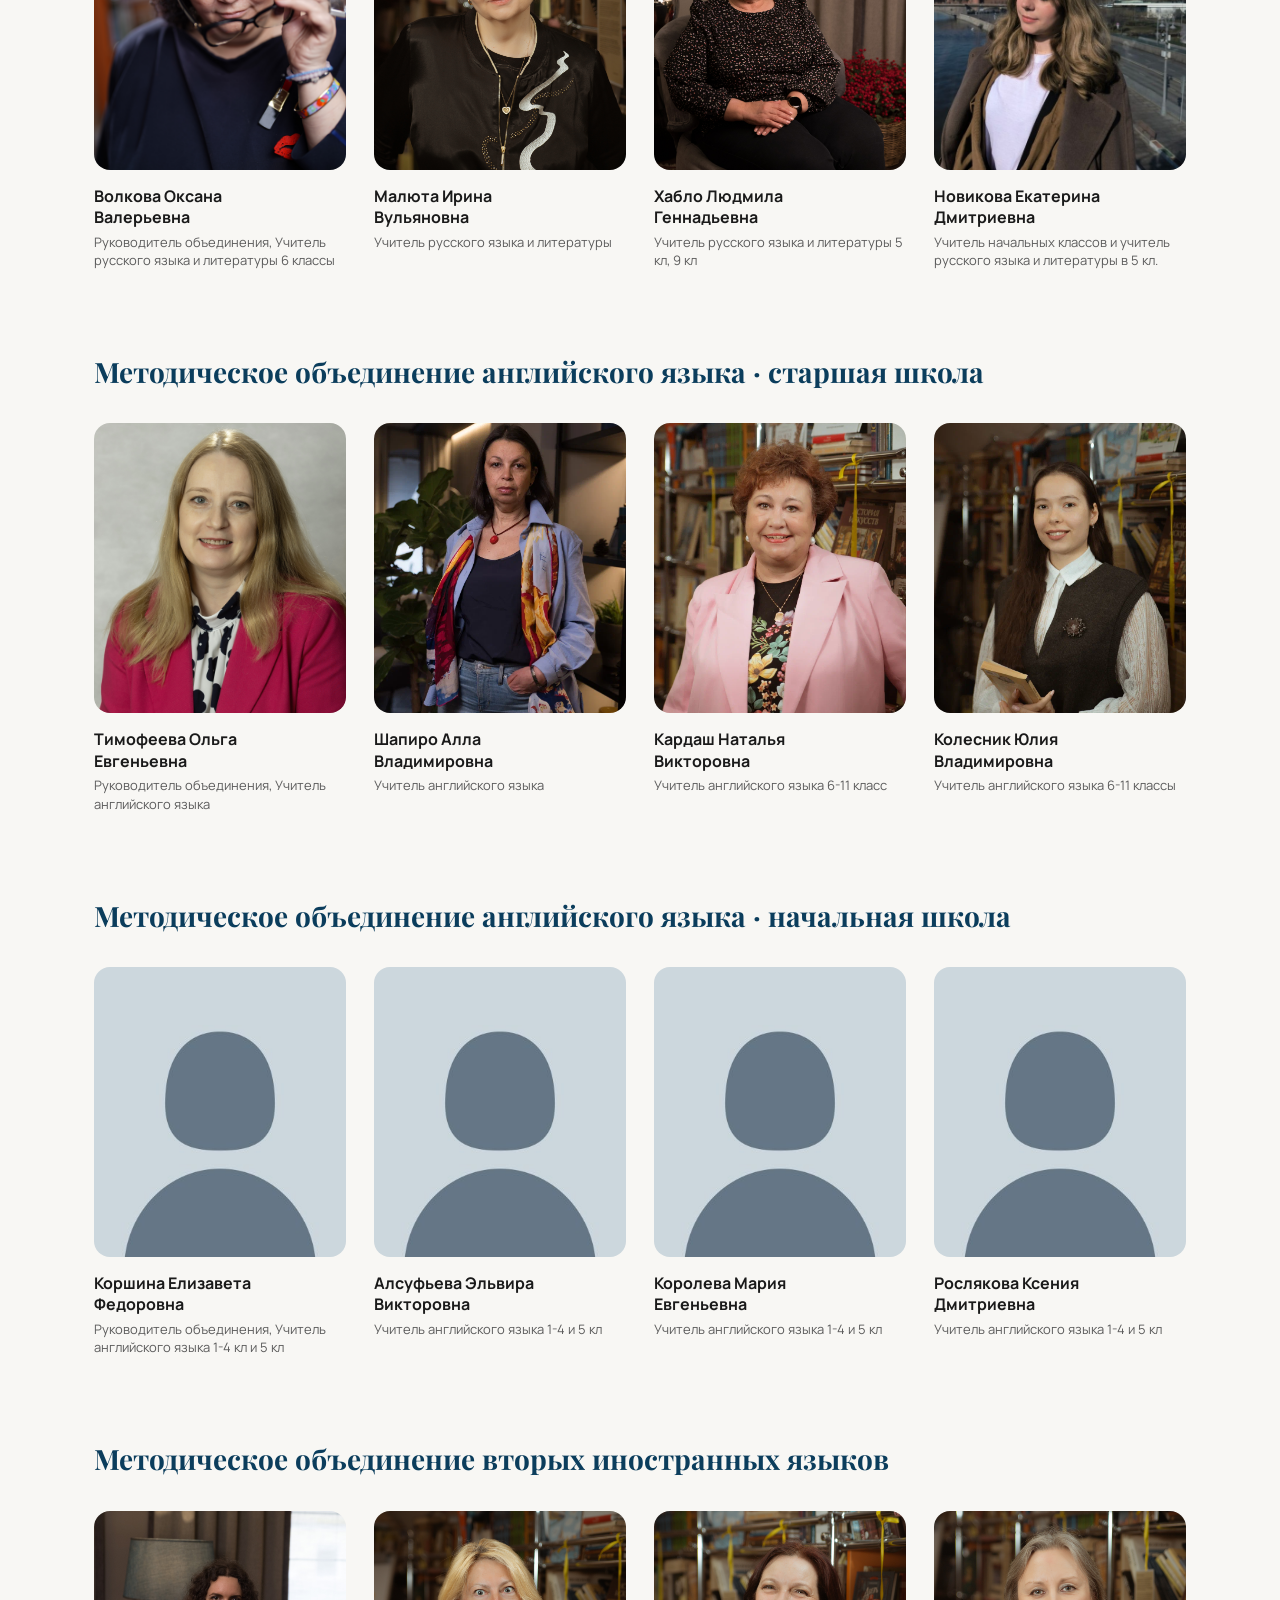
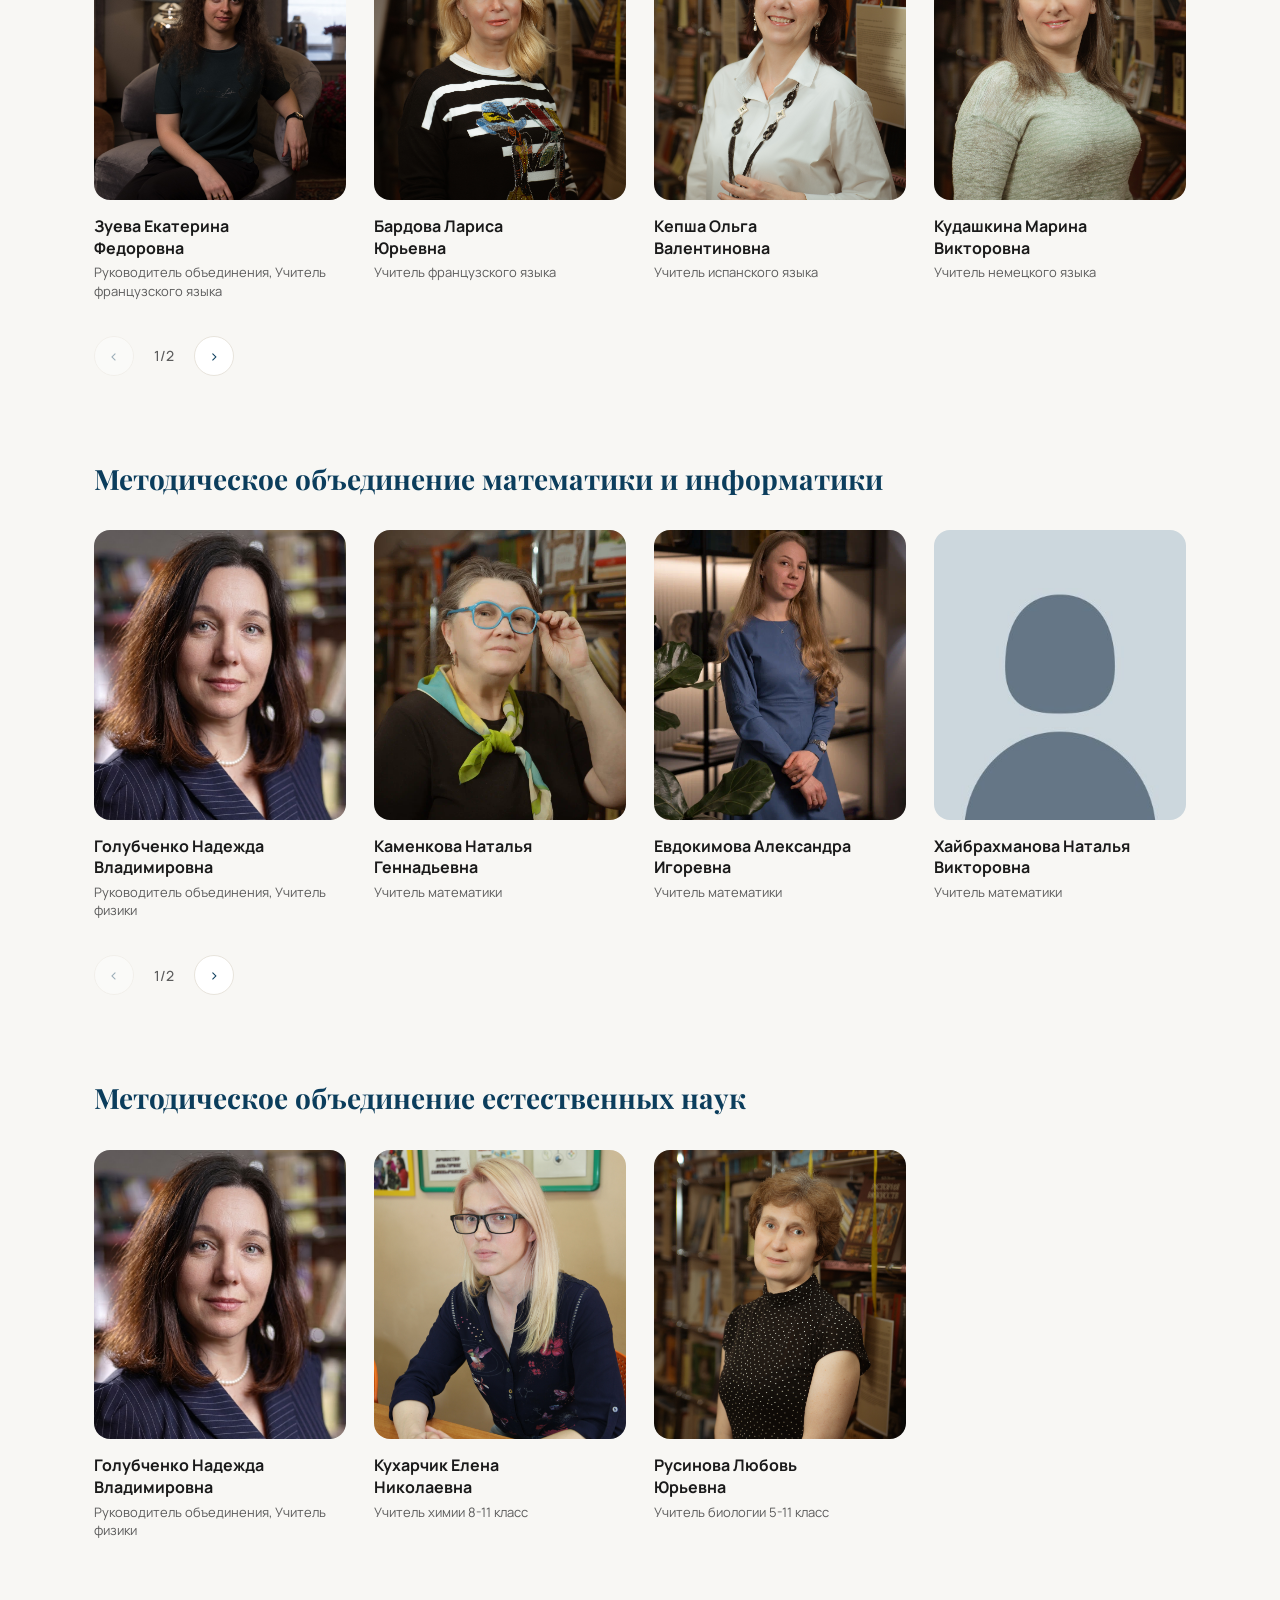
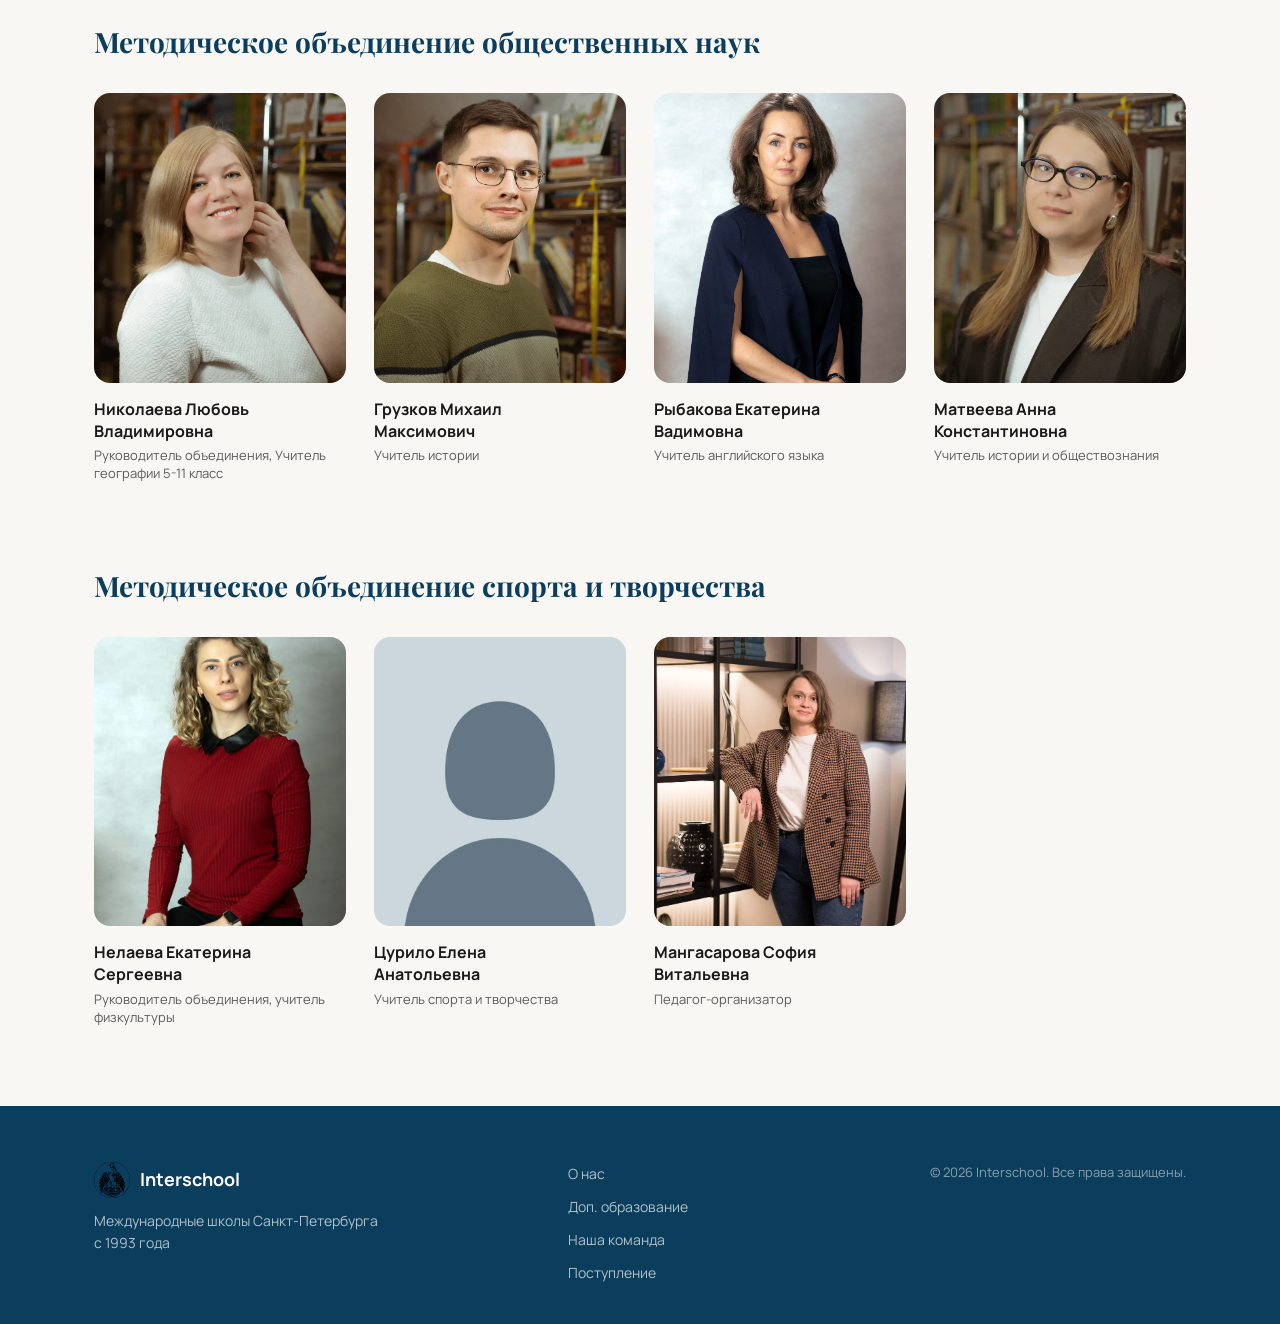
<file: teachers.html>
<!DOCTYPE html>
<html lang="ru">
<head>
  <meta charset="UTF-8">
  <meta name="viewport" content="width=device-width, initial-scale=1.0">
  <title>Наши учителя · Международные школы Санкт-Петербурга</title>
  <meta name="description" content="Преподаватели Санкт-Петербургской международной школы и Международной школы Герценовского университета.">
  <link rel="preconnect" href="https://fonts.googleapis.com">
  <link rel="preconnect" href="https://fonts.gstatic.com" crossorigin>
  <link href="https://fonts.googleapis.com/css2?family=Manrope:wght@400;500;600;700;800&family=Playfair+Display:wght@600;700&display=swap" rel="stylesheet">
  <link rel="stylesheet" href="styles.css">
</head>
<body>
  <div id="site-header"></div>
  <section class="page-hero">
    <div class="container">
      <p class="section__eyebrow">Команда</p>
      <h1 class="page-hero__title">Администрация</h1>
      <p class="page-hero__desc">Опытная команда, которая создаёт условия для успешной учёбы, развития и безопасности детей.</p>
    </div>
  </section>
  <section class="teachers-section">
    <div class="container">
      <h2 class="teachers-section__title">Руководство школы</h2>
      <div class="teachers-grid">
        <article class="teacher-card">
          <div class="teacher-card__photo">
            <img src="Teachers photos/9.Administration/1.png" alt="Фото педагога" loading="lazy">
          </div>
          <h3 class="teacher-card__name">Лаптева Лилия<br>Брониславовна</h3>
          <p class="teacher-card__role">Директор</p>
        </article>
        <article class="teacher-card">
          <div class="teacher-card__photo">
            <img src="Teachers photos/9.Administration/2.png" alt="Фото педагога" loading="lazy">
          </div>
          <h3 class="teacher-card__name">Танцуева Елена<br>Александровна</h3>
          <p class="teacher-card__role">Заместитель директора по Международной школе Герценовского университета</p>
        </article>
        <article class="teacher-card">
          <div class="teacher-card__photo">
            <img src="Teachers photos/9.Administration/3.png" alt="Фото педагога" loading="lazy">
          </div>
          <h3 class="teacher-card__name">Сумина Марина<br>Юрьевна</h3>
          <p class="teacher-card__role">Заместитель директора по Школе Герценовского университета</p>
        </article>
        <article class="teacher-card">
          <div class="teacher-card__photo">
            <img src="Teachers photos/9.Administration/4.png" alt="Фото педагога" loading="lazy">
          </div>
          <h3 class="teacher-card__name">Жовтонога Ольга<br>Ивановна</h3>
          <p class="teacher-card__role">Заместитель директора по Санкт‑Петербургской международной школе</p>
        </article>
		<article class="teacher-card">
          <div class="teacher-card__photo">
            <img src="Teachers photos/9.Administration/5.png" alt="Фото педагога" loading="lazy">
          </div>
          <h3 class="teacher-card__name">Гусарова Ксения<br>Анатольевна</h3>
          <p class="teacher-card__role">Заведующая отделом маркетинга</p>
        </article>
      </div>
      <div class="teachers-pager">
        <button class="teachers-pager__btn" aria-label="Назад" disabled>‹</button>
        <span class="teachers-pager__info">1/1</span>
        <button class="teachers-pager__btn" aria-label="Вперёд" disabled>›</button>
      </div>
    </div>
  </section>
  <section class="page-hero">
    <div class="container">
      <p class="section__eyebrow">Команда</p>
      <h1 class="page-hero__title">Наши учителя</h1>
      <p class="page-hero__desc">Опытные педагоги, которые помогают каждому ученику раскрыть потенциал и полюбить учёбу.</p>
    </div>
  </section>

  <section class="teachers-section">
    <div class="container">
      <h2 class="teachers-section__title">Методическое объединение русского языка и литературы</h2>
      <div class="teachers-grid">
        <article class="teacher-card">
          <div class="teacher-card__photo">
            <img src="Teachers photos/1.Rus/1.png" alt="Фото педагога" loading="lazy">
          </div>
          <h3 class="teacher-card__name">Волкова Оксана<br>Валерьевна</h3>
          <p class="teacher-card__role">Руководитель объединения, Учитель русского языка и литературы 6 классы</p>
        </article>
        <article class="teacher-card">
          <div class="teacher-card__photo">
            <img src="Teachers photos/1.Rus/2.png" alt="Фото педагога" loading="lazy">
          </div>
          <h3 class="teacher-card__name">Малюта Ирина<br>Вульяновна</h3>
          <p class="teacher-card__role">Учитель русского языка и литературы</p>
        </article>
        <article class="teacher-card">
          <div class="teacher-card__photo">
            <img src="Teachers photos/1.Rus/3.png" alt="Фото педагога" loading="lazy">
          </div>
          <h3 class="teacher-card__name">Хабло Людмила<br>Геннадьевна</h3>
          <p class="teacher-card__role">Учитель русского языка и литературы 5 кл, 9 кл</p>
        </article>
        <article class="teacher-card">
          <div class="teacher-card__photo">
            <img src="Teachers photos/1.Rus/4.png" alt="Фото педагога" loading="lazy">
          </div>
          <h3 class="teacher-card__name">Новикова Екатерина<br>Дмитриевна</h3>
          <p class="teacher-card__role">Учитель начальных классов и учитель русского языка и литературы в 5 кл.</p>
        </article>
      </div>
      <div class="teachers-pager">
        <button class="teachers-pager__btn" aria-label="Назад" disabled>‹</button>
        <span class="teachers-pager__info">1/1</span>
        <button class="teachers-pager__btn" aria-label="Вперёд" disabled>›</button>
      </div>
    </div>
  </section>

  <section class="teachers-section">
    <div class="container">
      <h2 class="teachers-section__title">Методическое объединение английского языка · старшая школа</h2>
      <div class="teachers-grid">
        <article class="teacher-card">
          <div class="teacher-card__photo">
            <img src="Teachers photos/2.EngMiddle/1.png" alt="Фото педагога" loading="lazy">
          </div>
          <h3 class="teacher-card__name">Тимофеева Ольга<br>Евгеньевна</h3>
          <p class="teacher-card__role">Руководитель объединения, Учитель английского языка</p>
        </article>
        <article class="teacher-card">
          <div class="teacher-card__photo">
            <img src="Teachers photos/2.EngMiddle/2.png" alt="Фото педагога" loading="lazy">
          </div>
          <h3 class="teacher-card__name">Шапиро Алла<br>Владимировна</h3>
          <p class="teacher-card__role">Учитель английского языка</p>
        </article>
        <article class="teacher-card">
          <div class="teacher-card__photo">
            <img src="Teachers photos/2.EngMiddle/3.png" alt="Фото педагога" loading="lazy">
          </div>
          <h3 class="teacher-card__name">Кардаш Наталья<br>Викторовна</h3>
          <p class="teacher-card__role">Учитель английского языка 6-11 класс</p>
        </article>
        <article class="teacher-card">
          <div class="teacher-card__photo">
            <img src="Teachers photos/2.EngMiddle/4.png" alt="Фото педагога" loading="lazy">
          </div>
          <h3 class="teacher-card__name">Колесник Юлия<br>Владимировна</h3>
          <p class="teacher-card__role">Учитель английского языка 6-11 классы</p>
        </article>
      </div>
      <div class="teachers-pager">
        <button class="teachers-pager__btn" aria-label="Назад" disabled>‹</button>
        <span class="teachers-pager__info">1/1</span>
        <button class="teachers-pager__btn" aria-label="Вперёд" disabled>›</button>
      </div>
    </div>
  </section>

  <section class="teachers-section">
    <div class="container">
      <h2 class="teachers-section__title">Методическое объединение английского языка · начальная школа</h2>
      <div class="teachers-grid">
        <article class="teacher-card">
          <div class="teacher-card__photo">
            <img src="Teachers photos/3.EngYoung/1.png" alt="Фото педагога" loading="lazy">
          </div>
          <h3 class="teacher-card__name">Коршина Елизавета<br>Федоровна</h3>
          <p class="teacher-card__role">Руководитель объединения, Учитель английского языка 1-4 кл и 5 кл</p>
        </article>
        <article class="teacher-card">
          <div class="teacher-card__photo">
            <img src="Teachers photos/3.EngYoung/2.png" alt="Фото педагога" loading="lazy">
          </div>
          <h3 class="teacher-card__name">Алсуфьева Эльвира<br>Викторовна</h3>
          <p class="teacher-card__role">Учитель английского языка 1-4 и 5 кл</p>
        </article>
        <article class="teacher-card">
          <div class="teacher-card__photo">
            <img src="Teachers photos/3.EngYoung/3.png" alt="Фото педагога" loading="lazy">
          </div>
          <h3 class="teacher-card__name">Королева Мария<br>Евгеньевна</h3>
          <p class="teacher-card__role">Учитель английского языка 1-4 и 5 кл</p>
        </article>
        <article class="teacher-card">
          <div class="teacher-card__photo">
            <img src="Teachers photos/3.EngYoung/4.png" alt="Фото педагога" loading="lazy">
          </div>
          <h3 class="teacher-card__name">Рослякова Ксения<br>Дмитриевна</h3>
          <p class="teacher-card__role">Учитель английского языка 1-4 и 5 кл</p>
        </article>
      </div>
      <div class="teachers-pager">
        <button class="teachers-pager__btn" aria-label="Назад" disabled>‹</button>
        <span class="teachers-pager__info">1/1</span>
        <button class="teachers-pager__btn" aria-label="Вперёд" disabled>›</button>
      </div>
    </div>
  </section>

  <section class="teachers-section">
    <div class="container">
      <h2 class="teachers-section__title">Методическое объединение вторых иностранных языков</h2>
      <div class="teachers-grid">
        <article class="teacher-card">
          <div class="teacher-card__photo">
            <img src="Teachers photos/4.Second/1.png" alt="Фото педагога" loading="lazy">
          </div>
          <h3 class="teacher-card__name">Зуева Екатерина<br>Федоровна</h3>
          <p class="teacher-card__role">Руководитель объединения, Учитель французского языка</p>
        </article>
        <article class="teacher-card">
          <div class="teacher-card__photo">
            <img src="Teachers photos/4.Second/2.png" alt="Фото педагога" loading="lazy">
          </div>
          <h3 class="teacher-card__name">Бардова Лариса<br>Юрьевна</h3>
          <p class="teacher-card__role">Учитель французского языка</p>
        </article>
        <article class="teacher-card">
          <div class="teacher-card__photo">
            <img src="Teachers photos/4.Second/3.png" alt="Фото педагога" loading="lazy">
          </div>
          <h3 class="teacher-card__name">Кепша Ольга<br>Валентиновна</h3>
          <p class="teacher-card__role">Учитель испанского языка</p>
        </article>
        <article class="teacher-card">
          <div class="teacher-card__photo">
            <img src="Teachers photos/4.Second/4.png" alt="Фото педагога" loading="lazy">
          </div>
          <h3 class="teacher-card__name">Кудашкина Марина<br>Викторовна</h3>
          <p class="teacher-card__role">Учитель немецкого языка</p>
        </article>
        <article class="teacher-card">
          <div class="teacher-card__photo">
            <img src="Teachers photos/4.Second/5.png" alt="Фото педагога" loading="lazy">
          </div>
          <h3 class="teacher-card__name">Либерова Наталья<br>Владимировна</h3>
          <p class="teacher-card__role">Учитель испанского языка 5-9 кл</p>
        </article>
        <article class="teacher-card">
          <div class="teacher-card__photo">
            <img src="Teachers photos/4.Second/6.png" alt="Фото педагога" loading="lazy">
          </div>
          <h3 class="teacher-card__name">Пастухова Марина<br>Валерьевна</h3>
          <p class="teacher-card__role">Учитель немецкого языка</p>
        </article>
        <article class="teacher-card">
          <div class="teacher-card__photo">
            <img src="Teachers photos/4.Second/7.png" alt="Фото педагога" loading="lazy">
          </div>
          <h3 class="teacher-card__name">Юшева Елена<br>Владимировна</h3>
          <p class="teacher-card__role">Учитель немецкого языка</p>
        </article>
      </div>
      <div class="teachers-pager">
        <button class="teachers-pager__btn" aria-label="Назад" disabled>‹</button>
        <span class="teachers-pager__info">1/2</span>
        <button class="teachers-pager__btn" aria-label="Вперёд">›</button>
      </div>
    </div>
  </section>

  <section class="teachers-section">
    <div class="container">
      <h2 class="teachers-section__title">Методическое объединение математики и информатики</h2>
      <div class="teachers-grid">
        <article class="teacher-card">
          <div class="teacher-card__photo">
            <img src="Teachers photos/5.Math/1.png" alt="Фото педагога" loading="lazy">
          </div>
          <h3 class="teacher-card__name">Голубченко Надежда<br>Владимировна</h3>
          <p class="teacher-card__role">Руководитель объединения, Учитель физики</p>
        </article>
        <article class="teacher-card">
          <div class="teacher-card__photo">
            <img src="Teachers photos/5.Math/2.png" alt="Фото педагога" loading="lazy">
          </div>
          <h3 class="teacher-card__name">Каменкова Наталья<br>Геннадьевна</h3>
          <p class="teacher-card__role">Учитель математики</p>
        </article>
        <article class="teacher-card">
          <div class="teacher-card__photo">
            <img src="Teachers photos/5.Math/3.png" alt="Фото педагога" loading="lazy">
          </div>
          <h3 class="teacher-card__name">Евдокимова Александра<br>Игоревна</h3>
          <p class="teacher-card__role">Учитель математики</p>
        </article>
        <article class="teacher-card">
          <div class="teacher-card__photo">
            <img src="Teachers photos/5.Math/4.png" alt="Фото педагога" loading="lazy">
          </div>
          <h3 class="teacher-card__name">Хайбрахманова Наталья<br>Викторовна</h3>
          <p class="teacher-card__role">Учитель математики</p>
        </article>
        <article class="teacher-card">
          <div class="teacher-card__photo">
            <img src="Teachers photos/5.Math/5.png" alt="Фото педагога" loading="lazy">
          </div>
          <h3 class="teacher-card__name">Мишина Ольга<br>Александровна</h3>
          <p class="teacher-card__role">Учитель начальных классов и математики 5 класс</p>
        </article>
        <article class="teacher-card">
          <div class="teacher-card__photo">
            <img src="Teachers photos/5.Math/6.png" alt="Фото педагога" loading="lazy">
          </div>
          <h3 class="teacher-card__name">Михеев Денис<br>Юрьевич</h3>
          <p class="teacher-card__role">Учитель информатики и ИКТ 5-11 класс</p>
        </article>
      </div>
      <div class="teachers-pager">
        <button class="teachers-pager__btn" aria-label="Назад" disabled>‹</button>
        <span class="teachers-pager__info">1/2</span>
        <button class="teachers-pager__btn" aria-label="Вперёд">›</button>
      </div>
    </div>
  </section>

  <section class="teachers-section">
    <div class="container">
      <h2 class="teachers-section__title">Методическое объединение естественных наук</h2>
      <div class="teachers-grid">
        <article class="teacher-card">
          <div class="teacher-card__photo">
            <img src="Teachers photos/6.Natural/1.png" alt="Фото педагога" loading="lazy">
          </div>
          <h3 class="teacher-card__name">Голубченко Надежда<br>Владимировна</h3>
          <p class="teacher-card__role">Руководитель объединения, Учитель физики</p>
        </article>
        <article class="teacher-card">
          <div class="teacher-card__photo">
            <img src="Teachers photos/6.Natural/2.png" alt="Фото педагога" loading="lazy">
          </div>
          <h3 class="teacher-card__name">Кухарчик Елена<br>Николаевна</h3>
          <p class="teacher-card__role">Учитель химии 8-11 класс</p>
        </article>
        <article class="teacher-card">
          <div class="teacher-card__photo">
            <img src="Teachers photos/6.Natural/3.png" alt="Фото педагога" loading="lazy">
          </div>
          <h3 class="teacher-card__name">Русинова Любовь<br>Юрьевна</h3>
          <p class="teacher-card__role">Учитель биологии 5-11 класс</p>
        </article>
      </div>
      <div class="teachers-pager">
        <button class="teachers-pager__btn" aria-label="Назад" disabled>‹</button>
        <span class="teachers-pager__info">1/1</span>
        <button class="teachers-pager__btn" aria-label="Вперёд" disabled>›</button>
      </div>
    </div>
  </section>

  <section class="teachers-section">
    <div class="container">
      <h2 class="teachers-section__title">Методическое объединение общественных наук</h2>
      <div class="teachers-grid">
        <article class="teacher-card">
          <div class="teacher-card__photo">
            <img src="Teachers photos/7.Social/1.png" alt="Фото педагога" loading="lazy">
          </div>
          <h3 class="teacher-card__name">Николаева Любовь<br>Владимировна</h3>
          <p class="teacher-card__role">Руководитель объединения, Учитель географии 5-11 класс</p>
        </article>
        <article class="teacher-card">
          <div class="teacher-card__photo">
            <img src="Teachers photos/7.Social/2.png" alt="Фото педагога" loading="lazy">
          </div>
          <h3 class="teacher-card__name">Грузков Михаил<br>Максимович</h3>
          <p class="teacher-card__role">Учитель истории</p>
        </article>
        <article class="teacher-card">
          <div class="teacher-card__photo">
            <img src="Teachers photos/7.Social/3.png" alt="Фото педагога" loading="lazy">
          </div>
          <h3 class="teacher-card__name">Рыбакова Екатерина<br>Вадимовна</h3>
          <p class="teacher-card__role">Учитель английского языка</p>
        </article>
        <article class="teacher-card">
          <div class="teacher-card__photo">
            <img src="Teachers photos/7.Social/4.png" alt="Фото педагога" loading="lazy">
          </div>
          <h3 class="teacher-card__name">Матвеева Анна<br>Константиновна</h3>
          <p class="teacher-card__role">Учитель истории и обществознания</p>
        </article>
      </div>
      <div class="teachers-pager">
        <button class="teachers-pager__btn" aria-label="Назад" disabled>‹</button>
        <span class="teachers-pager__info">1/1</span>
        <button class="teachers-pager__btn" aria-label="Вперёд" disabled>›</button>
      </div>
    </div>
  </section>

  <section class="teachers-section">
    <div class="container">
      <h2 class="teachers-section__title">Методическое объединение спорта и творчества</h2>
      <div class="teachers-grid">
        <article class="teacher-card">
          <div class="teacher-card__photo">
            <img src="Teachers photos/8.Sport/1.png" alt="Фото педагога" loading="lazy">
          </div>
          <h3 class="teacher-card__name">Нелаева Екатерина<br>Сергеевна</h3>
          <p class="teacher-card__role">Руководитель объединения, учитель физкультуры</p>
        </article>
        <article class="teacher-card">
          <div class="teacher-card__photo">
            <img src="Teachers photos/8.Sport/2.png" alt="Фото педагога" loading="lazy">
          </div>
          <h3 class="teacher-card__name">Цурило Елена<br>Анатольевна</h3>
          <p class="teacher-card__role">Учитель спорта и творчества</p>
        </article>
        <article class="teacher-card">
          <div class="teacher-card__photo">
            <img src="Teachers photos/8.Sport/4.png" alt="Фото педагога" loading="lazy">
          </div>
          <h3 class="teacher-card__name">Мангасарова София<br>Витальевна</h3>
          <p class="teacher-card__role">Педагог-организатор</p>
        </article>
      </div>
      <div class="teachers-pager">
        <button class="teachers-pager__btn" aria-label="Назад" disabled>‹</button>
        <span class="teachers-pager__info">1/1</span>
        <button class="teachers-pager__btn" aria-label="Вперёд" disabled>›</button>
      </div>
    </div>
  </section>
  <div id="site-footer"></div>

  <script src="includes.js"></script>
  <script src="script.js"></script>
</body>
</html>
</file>
<file: styles.css>
:root {
  /* Colors */
  --color-bg: #F8F7F4;
  --color-surface: #FFFFFF;
  --color-text: #1A1A1A;
  --color-text-muted: #5C5C5C;
  --color-primary: #0B3D5C;        /* Deep navy */
  --color-primary-hover: #0A2F47;
  --color-accent: #A67C2D;         /* Dark amber — better contrast */
  --color-accent-soft: #F5EED9;
  --color-border: #E8E4DC;
  --color-success: #2D6A4F;

  /* Typography */
  --font-sans: 'Manrope', system-ui, -apple-system, sans-serif;
  --font-display: 'Playfair Display', Georgia, serif;

  /* Spacing & radius */
  --radius: 8px;
  --radius-sm: 10px;
  --container: 1140px;
  --header-h: 72px;

  /* Transitions */
  --ease: cubic-bezier(0.25, 0.1, 0.25, 1);
}

/* Reset & base */
*, *::before, *::after {
  box-sizing: border-box;
  margin: 0;
  padding: 0;
}

html {
  scroll-behavior: smooth;
  -webkit-font-smoothing: antialiased;
  scroll-padding-top: calc(var(--header-h) + 20px);
}

section[id] {
  scroll-margin-top: calc(var(--header-h) + 20px);
}

:focus-visible {
  outline: 2px solid var(--color-accent);
  outline-offset: 3px;
}

a:focus:not(:focus-visible) {
  outline: none;
}

body {
  font-family: var(--font-sans);
  font-size: 16px;
  line-height: 1.65;
  color: var(--color-text);
  background: var(--color-bg);
}

img { max-width: 100%; display: block; }
a { color: inherit; text-decoration: none; }
ul { list-style: none; }
button, input, select {
  font: inherit;
  border: none;
  outline: none;
  background: none;
}

.container {
  width: 100%;
  max-width: var(--container);
  margin: 0 auto;
  padding: 0 24px;
}

/* ========== Buttons ========== */
.btn {
  display: inline-flex;
  align-items: center;
  justify-content: center;
  gap: 8px;
  padding: 14px 28px;
  font-weight: 600;
  font-size: 15px;
  border-radius: 8px;
  cursor: pointer;
  transition: transform 0.25s var(--ease), box-shadow 0.25s var(--ease), background 0.25s var(--ease), border-color 0.25s var(--ease);
  white-space: nowrap;
}

.btn--primary {
  background: var(--color-primary);
  color: #fff;
}

.btn--primary:hover {
  background: var(--color-primary-hover);
  transform: translateY(-1px);
  box-shadow: 0 8px 24px rgba(11, 61, 92, 0.25);
}

.btn--ghost {
  background: transparent;
  color: var(--color-primary);
  border: 1.5px solid var(--color-border);
}

.btn--ghost:hover {
  border-color: var(--color-primary);
  background: rgba(11, 61, 92, 0.04);
}

.btn--sm {
  padding: 10px 20px;
  font-size: 14px;
}

/* ========== Header ========== */
.header {
  position: fixed;
  top: 0;
  left: 0;
  right: 0;
  height: var(--header-h);
  background: transparent;
  backdrop-filter: blur(12px);
  -webkit-backdrop-filter: blur(12px);
  border-bottom: 1px solid transparent;
  z-index: 100;
  transition: border-color 0.3s, background 0.3s;
}

.header.scrolled {
  border-bottom-color: var(--color-border);
  background: rgba(248, 247, 244, 0.95);
}

.header__inner {
  display: flex;
  align-items: center;
  justify-content: space-between;
  height: 100%;
  gap: 12px;
  flex-wrap: nowrap;
}

.logo {
  flex-shrink: 0;
}

.header__actions {
  flex-shrink: 0;
}

.logo {
  display: flex;
  align-items: center;
  gap: 10px;
  font-weight: 700;
  font-size: 18px;
  color: var(--color-primary);
}

.logo__mark {
  width: 36px;
  height: 36px;
  background-size: contain;
  background-repeat: no-repeat;
  background-position: center;
  background-image: url("New ISHU Logo Black.png");
}
.nav {
  display: flex;
  align-items: center;
  flex-wrap: nowrap;
  gap: 14px;
  flex: 1;
  justify-content: center;
  min-width: 0;
  margin: 0 12px;
}

.nav__item {
  position: relative;
  flex-shrink: 0;
}

.nav__link {
  font-size: 13px;
  font-weight: 500;
  color: var(--color-text-muted);
  transition: color 0.2s;
  display: inline-block;
  padding: 8px 0;
  white-space: nowrap;
}

.nav__link:hover {
  color: var(--color-primary);
}

/* Dropdown */
.nav__dropdown {
  position: absolute;
  top: 100%;
  left: 50%;
  transform: translateX(-50%) translateY(6px);
  min-width: 280px;
  max-width: 360px;
  background: var(--color-surface);
  border-radius: var(--radius);
  box-shadow: 0 12px 40px rgba(0, 0, 0, 0.1);
  padding: 8px 0;
  opacity: 0;
  visibility: hidden;
  pointer-events: none;
  transition: opacity 0.2s var(--ease), transform 0.2s var(--ease), visibility 0.2s;
  z-index: 200;
  /* gold top accent like reference */
  border-top: 3px solid var(--color-accent);
}

.nav__item--has-sub:hover .nav__dropdown,
.nav__item--has-sub:focus-within .nav__dropdown {
  opacity: 1;
  visibility: visible;
  pointer-events: auto;
  transform: translateX(-50%) translateY(0);
}

.nav__dropdown-link {
  display: block;
  padding: 12px 20px;
  font-size: 14px;
  font-weight: 500;
  color: var(--color-text);
  transition: background 0.15s, color 0.15s;
  white-space: normal;
  line-height: 1.35;
}

.nav__dropdown-link:hover {
  background: var(--color-bg);
  color: var(--color-primary);
}

.header__actions {
  display: flex;
  align-items: center;
  gap: 16px;
}

.burger {
  display: none;
  flex-direction: column;
  gap: 5px;
  width: 28px;
  cursor: pointer;
}

.burger span {
  display: block;
  height: 2px;
  background: var(--color-primary);
  border-radius: 2px;
  transition: 0.3s;
}

/* ========== Hero ========== */
.hero {
  position: relative;
  display: flex;
  flex-direction: column;
  justify-content: flex-end;
  min-height: 520px;
  padding: calc(var(--header-h) + 24px) 0 0;
  overflow: hidden;
  background: #fff;
}

.hero__slides {
  position: absolute;
  inset: 0;
  z-index: 0;
}

.hero__slide {
  position: absolute;
  inset: 0;
  background-size: contain;
  background-position: center;
  background-repeat: no-repeat;
  opacity: 0;
  transition: opacity 1.4s ease;
}

.hero__slide.is-active {
  opacity: 1;
}

/* Overlay removed — image stays clear per client request */

.hero .container {
  position: relative;
  z-index: 2;
}

.hero__inner {
  display: block;
}

.hero__content {
  max-width: 100%;
  padding: 16px 32px;
  background: rgba(255, 255, 255, 1);
  backdrop-filter: blur(12px);
  -webkit-backdrop-filter: blur(12px);
  /*border-radius: 8px;*/
}

.hero__content .section__eyebrow{
	text-align: center;
}

.hero .section__eyebrow {
  margin-bottom: 0;
}

.hero__title {
  text-align: center;
  font-family: var(--font-display);
  font-size: clamp(1.6rem, 3.2vw, 2.6rem);
  font-weight: 700;
  line-height: 1;
  color: var(--color-primary);
  margin-bottom: 0;
  white-space: nowrap;
  text-shadow: 0 1px 0 rgba(255, 255, 255, 0.5);
}

.hero__title span {
  color: var(--color-text-muted);
  font-weight: 600;
}

.hero__subtitle {
  font-size: 17px;
  color: var(--color-text-muted);
  max-width: 560px;
  line-height: 1.7;
}

/* ========== Sections ========== */
.section {
  padding: 96px 0;
}

.section__header {
  margin-bottom: 56px;
}

.section__eyebrow {
  
  font-size: 13px;
  font-weight: 600;
  letter-spacing: 0.08em;
  text-transform: uppercase;
  color: var(--color-accent);
  margin-bottom: 12px;
}

.section__title {
  font-family: var(--font-display);
  font-size: clamp(2rem, 3.6vw, 2.75rem);
  font-weight: 700;
  color: var(--color-primary);
  line-height: 1.2;
  letter-spacing: -0.01em;
}

.section__desc {
  margin-top: 14px;
  color: var(--color-text-muted);
  font-size: 16px;
}

/* ========== Director / Why us ========== */
.director {
  background: var(--color-surface);
}

.director__inner {
  display: grid;
  grid-template-columns: 300px 1fr;
  gap: 64px;
  align-items: start;
  margin: 0 auto;
}

.director__content {
  display: flex;
  flex-direction: column;
  gap: 0;
}

.director__photo {
  position: sticky;
  top: calc(var(--header-h) + 24px);
}

.director__photo img {
  width: 100%;
  aspect-ratio: 3 / 4;
  object-fit: cover;
  border-radius: var(--radius);
  display: block;
  box-shadow: 0 16px 48px rgba(11, 61, 92, 0.12);
}

.director__placeholder {
  aspect-ratio: 3 / 4;
  background: var(--color-bg);
  border: 1.5px dashed var(--color-border);
  border-radius: var(--radius);
  display: flex;
  align-items: center;
  justify-content: center;
  text-align: center;
  color: var(--color-text-muted);
  font-size: 14px;
  font-weight: 500;
  line-height: 1.5;
}

.director__quote {
  font-family: var(--font-display);
  font-size: clamp(1.35rem, 2.2vw, 1.6rem);
  font-weight: 600;
  line-height: 1.45;
  color: var(--color-primary);
  margin-bottom: 32px;
  padding: 8px 0 8px 24px;
  border-left: 3px solid var(--color-accent);
}

.director__text {
  font-size: 16px;
  color: var(--color-text-muted);
  line-height: 1.75;
  margin-bottom: 18px;
  text-align: left;
}

/* Акцентные абзацы «Для ребёнка / родителей / учителей» — текст не режем */
.director__text:has(b),
.director__text:has(strong) {
  background: var(--color-bg);
  border-radius: 8px;
  padding: 18px 20px;
  margin-bottom: 14px;
  border-left: 3px solid var(--color-accent-soft);
}

.director__text b,
.director__text strong {
  color: var(--color-primary);
  font-weight: 700;
}

.director__sign {
  margin-top: 36px;
  padding-top: 28px;
  border-top: 1px solid var(--color-border);
  display: flex;
  flex-direction: column;
  gap: 6px;
}

.director__sign strong {
  font-size: 16px;
  color: var(--color-primary);
}

.director__sign span {
  font-size: 13px;
  color: var(--color-text-muted);
}

/* ========== About / Schools ========== */
.schools {
  display: grid;
  grid-template-columns: 1.15fr 0.85fr;
  gap: 24px;
  align-items: stretch;
}

.school-space {
  display: flex;
  flex-direction: column;
  background: var(--color-surface);
  border-radius: 8px;
  padding: 36px 32px;
  box-shadow: 0 4px 28px rgba(0, 0, 0, 0.04);
  transition: box-shadow 0.35s var(--ease), transform 0.35s var(--ease);
}

.school-space:hover {
  box-shadow: 0 12px 40px rgba(11, 61, 92, 0.08);
  transform: translateY(-2px);
}

.school-space__header {
  margin-bottom: 28px;
  padding-bottom: 24px;
  border-bottom: 1px solid rgba(0, 0, 0, 0.06);
}

.school-space__eyebrow {
  font-size: 11px;
  font-weight: 700;
  letter-spacing: 0.1em;
  text-transform: uppercase;
  color: var(--color-accent);
  margin-bottom: 10px;
}

.school-space__name {
  font-family: var(--font-display);
  font-size: clamp(1.35rem, 2.2vw, 1.65rem);
  font-weight: 700;
  color: var(--color-primary);
  line-height: 1.25;
  margin: 0 0 8px;
}

.school-space__note {
  font-size: 14px;
  color: var(--color-text-muted);
  margin: 0;
  line-height: 1.45;
}

.school-space__sites {
  display: grid;
  grid-template-columns: 1fr 1fr;
  gap: 0;
  flex: 1;
}

.school-space__sites--single {
  grid-template-columns: 1fr;
}

.school-site {
  display: flex;
  flex-direction: column;
  padding: 8px 20px 0 0;
}

.school-site + .school-site {
  padding: 8px 0 0 20px;
  border-left: 1px solid rgba(0, 0, 0, 0.06);
}

.school-space__sites--single .school-site {
  padding: 8px 0 0;
}

.school-site__grade {
  display: inline-flex;
  align-self: flex-start;
  font-size: 11px;
  font-weight: 700;
  letter-spacing: 0.06em;
  text-transform: uppercase;
  padding: 5px 10px;
  border-radius: 6px;
  background: var(--color-accent-soft);
  color: var(--color-primary);
  margin-bottom: 14px;
}

.school-site__title {
  font-size: 1.05rem;
  font-weight: 700;
  color: var(--color-primary);
  margin: 0 0 10px;
  line-height: 1.3;
}

.school-site__text {
  font-size: 14px;
  line-height: 1.6;
  color: var(--color-text-muted);
  margin: 0 0 20px;
  flex: 1;
}

.school-site__address {
  display: flex;
  align-items: center;
  gap: 8px;
  margin-top: auto;
  font-size: 13px;
  font-weight: 600;
  color: var(--color-primary);
}

.school-site__address::before {
  content: '';
  width: 14px;
  height: 14px;
  flex-shrink: 0;
  background-color: var(--color-accent);
  -webkit-mask: url("data:image/svg+xml,%3Csvg xmlns='http://www.w3.org/2000/svg' viewBox='0 0 24 24' fill='none' stroke='black' stroke-width='2.2' stroke-linecap='round' stroke-linejoin='round'%3E%3Cpath d='M12 21s7-4.5 7-11a7 7 0 1 0-14 0c0 6.5 7 11 7 11z'/%3E%3Ccircle cx='12' cy='10' r='2.5'/%3E%3C/svg%3E") center / contain no-repeat;
  mask: url("data:image/svg+xml,%3Csvg xmlns='http://www.w3.org/2000/svg' viewBox='0 0 24 24' fill='none' stroke='black' stroke-width='2.2' stroke-linecap='round' stroke-linejoin='round'%3E%3Cpath d='M12 21s7-4.5 7-11a7 7 0 1 0-14 0c0 6.5 7 11 7 11z'/%3E%3Ccircle cx='12' cy='10' r='2.5'/%3E%3C/svg%3E") center / contain no-repeat;
}

/* ========== Advantages (stacked photo blocks) ========== */
.advantages {
  background: var(--color-bg);
  padding-bottom: 40px;
}

.advantages .section__header {
  margin-bottom: 48px;
}

.advantages__stack {
  display: flex;
  flex-direction: column;
  gap: 32px;
  max-width: 1140px;
  margin: 0 auto;
  padding: 0 24px;
}

.adv-block {
  position: relative;
  border-radius: 8px;
  overflow: hidden;
  min-height: 420px;
  display: flex;
  align-items: center;
  justify-content: flex-end;
}

.adv-block--flip {
  justify-content: flex-start;
}

.adv-block__bg {
  position: absolute;
  inset: 0;
  z-index: 0;
}

.adv-block__bg img {
  width: 100%;
  height: 100%;
  object-fit: cover;
  display: block;
}

.adv-block__bg::after {
  content: '';
  position: absolute;
  inset: 0;
  background: linear-gradient(90deg, rgba(0,0,0,0.15), rgba(0,0,0,0.05));
  pointer-events: none;
}

.adv-block__placeholder {
  width: 100%;
  height: 100%;
  background: linear-gradient(135deg, #d4d0c8 0%, #b8b4ac 50%, #9e9a92 100%);
  display: flex;
  align-items: center;
  justify-content: center;
  color: rgba(255,255,255,0.6);
  font-size: 18px;
  font-weight: 600;
  letter-spacing: 0.05em;
}

.adv-block__card {
  position: relative;
  z-index: 1;
  background: rgba(255, 252, 247, 0.72);
  backdrop-filter: blur(10px);
  -webkit-backdrop-filter: blur(10px);
  border-radius: 8px;
  padding: 40px 36px;
  max-width: 400px;
  margin: 40px;
  box-shadow: 0 12px 40px rgba(0,0,0,0.1);
}

.adv-block__text {
  font-family: var(--font-display);
  font-size: 1.25rem;
  font-weight: 600;
  line-height: 1.55;
  color: var(--color-primary);
  margin-bottom: 24px;
  font-style: italic;
}

.adv-block__meta {
  display: flex;
  flex-direction: column;
  gap: 4px;
}

.adv-block__meta strong {
  font-family: var(--font-sans);
  font-size: 13px;
  font-weight: 700;
  letter-spacing: 0.04em;
  text-transform: uppercase;
  color: var(--color-text);
  font-style: normal;
}

.adv-block__meta span {
  font-size: 13px;
  color: var(--color-text-muted);
  font-style: normal;
}

/* ========== Admission / Steps ========== */
.steps {
  display: grid;
  grid-template-columns: repeat(4, 1fr);
  gap: 24px;
  margin-bottom: 64px;
}

.step {
  text-align: center;
  padding: 28px 16px;
}

.step__number {
  font-family: var(--font-display);
  font-size: 2.4rem;
  font-weight: 700;
  color: var(--color-accent);
  margin-bottom: 12px;
  line-height: 1;
}

.step__title {
  font-size: 1.1rem;
  font-weight: 700;
  margin-bottom: 10px;
  color: var(--color-primary);
}

.step__text {
  font-size: 14px;
  color: var(--color-text-muted);
  line-height: 1.6;
}

.admission__cta {
  max-width: 720px;
  margin: 0 auto;
}

.admission__box {
  background: var(--color-surface);
  border-radius: var(--radius);
  padding: 48px 40px;
  text-align: center;
  box-shadow: 0 8px 40px rgba(0,0,0,0.06);
}

.admission__box h3 {
  font-family: var(--font-display);
  font-size: 1.6rem;
  color: var(--color-primary);
  margin-bottom: 10px;
}

.admission__box > p {
  color: var(--color-text-muted);
  margin-bottom: 32px;
}

.form__row {
  display: flex;
  gap: 12px;
  margin-bottom: 12px;
}

.form input,
.form select {
  flex: 1;
  padding: 14px 18px;
  border: 1.5px solid var(--color-border);
  border-radius: var(--radius-sm);
  background: var(--color-bg);
  font-size: 15px;
  transition: border-color 0.2s;
}

.form input:focus,
.form select:focus {
  border-color: var(--color-primary);
}

.form select {
  cursor: pointer;
  appearance: none;
  background-image: url("data:image/svg+xml,%3Csvg xmlns='http://www.w3.org/2000/svg' width='12' height='8' viewBox='0 0 12 8'%3E%3Cpath fill='%235C5C5C' d='M1 1l5 5 5-5'/%3E%3C/svg%3E");
  background-repeat: no-repeat;
  background-position: right 16px center;
  padding-right: 40px;
}

.form .btn {
  flex: 0 0 auto;
  min-width: 200px;
}

.form__row--submit {
  margin-top: 4px;
}

.form__row--submit .btn {
  width: 100%;
  min-width: 0;
}

/* ========== News / Life ========== */
.life {
  background: var(--color-surface);
}

.news {
  display: grid;
  grid-template-columns: repeat(4, 1fr);
  gap: 24px;
}

.news-card {
  transition: transform 0.3s var(--ease), box-shadow 0.3s var(--ease);
  background: var(--color-bg);
  border-radius: var(--radius);
  padding: 28px 24px;
  display: flex;
  flex-direction: column;
  box-shadow: 0 4px 20px rgba(0,0,0,0.03);
  transition: transform 0.25s, box-shadow 0.25s;
}

.news-card:hover {
  transform: translateY(-4px);
  box-shadow: 0 12px 36px rgba(0,0,0,0.07);
}

.news-card__date {
  font-size: 12px;
  font-weight: 600;
  letter-spacing: 0.04em;
  text-transform: uppercase;
  color: var(--color-accent);
  margin-bottom: 12px;
}

.news-card__title {
  font-size: 1.05rem;
  font-weight: 700;
  margin-bottom: 10px;
  color: var(--color-primary);
  line-height: 1.35;
}

.news-card__text {
  font-size: 14px;
  color: var(--color-text-muted);
  line-height: 1.6;
  flex: 1;
  margin-bottom: 16px;
}

.news-card__link {
  font-size: 14px;
  font-weight: 600;
  color: var(--color-primary);
  transition: color 0.2s;
}

.news-card__link:hover {
  color: var(--color-accent);
}

/* ========== Contacts ========== */
.contacts__grid {
  display: grid;
  grid-template-columns: repeat(3, 1fr);
  gap: 24px;
}

.contact-card {
  background: var(--color-surface);
  border-radius: var(--radius);
  padding: 36px 28px;
  text-align: center;
  box-shadow: 0 4px 20px rgba(0,0,0,0.04);
  transition: transform 0.25s, box-shadow 0.25s;
}

.contact-card:hover {
  transform: translateY(-3px);
  box-shadow: 0 12px 32px rgba(0,0,0,0.07);
}

.contact-card h3 {
  font-size: 1.1rem;
  font-weight: 700;
  color: var(--color-primary);
  margin-bottom: 6px;
}

.contact-card p {
  font-size: 14px;
  color: var(--color-text-muted);
  margin-bottom: 20px;
}

.contact-card__qr {
  display: inline-flex;
  align-items: center;
  justify-content: center;
  width: 64px;
  height: 64px;
  background: var(--color-bg);
  border: 1.5px dashed var(--color-border);
  border-radius: 10px;
  font-size: 12px;
  font-weight: 600;
  color: var(--color-text-muted);
}

/* ========== Footer ========== */
.footer {
  background: var(--color-primary);
  color: rgba(255,255,255,0.85);
  padding: 56px 0 40px;
}

.footer__inner {
  display: grid;
  grid-template-columns: 1.5fr 1fr 1fr;
  gap: 40px;
  align-items: start;
}

.logo--footer {
  color: #fff;
  margin-bottom: 12px;
}



.footer__brand p {
  font-size: 14px;
  line-height: 1.6;
  opacity: 0.8;
}

.footer__links {
  display: flex;
  flex-direction: column;
  gap: 10px;
}

.footer__links a {
  font-size: 14px;
  opacity: 0.8;
  transition: opacity 0.2s;
}

.footer__links a:hover {
  opacity: 1;
}

.footer__copy {
  font-size: 13px;
  opacity: 0.6;
  text-align: right;
}

/* ========== Responsive ========== */
@media (max-width: 1024px) {
  .schools {
    grid-template-columns: 1fr;
  }

  .school-space__sites {
    grid-template-columns: 1fr;
  }

  .school-site + .school-site {
    padding: 20px 0 0;
    border-left: none;
    border-top: 1px solid rgba(0, 0, 0, 0.06);
  }

  .school-space__sites {
    grid-template-columns: 1fr 1fr;
  }

  .hero__inner {
    grid-template-columns: 1fr;
    gap: 48px;
  }

  .hero__visual {
    padding-left: 0;
    flex-direction: row;
  }

  .hero__card--secondary {
    margin-left: 0;
  }
  .director__inner {
    grid-template-columns: 260px 1fr;
    gap: 40px;
  }
  
  .adv-block {
    min-height: 360px;
  }

  .adv-block__card {
    max-width: 340px;
    padding: 32px 28px;
    margin: 28px;
  }

  .adv-block__text {
    font-size: 1.15rem;
  }

  .steps {
    grid-template-columns: repeat(2, 1fr);
  }

  .news {
    grid-template-columns: repeat(2, 1fr);
  }
}

@media (max-width: 768px) {
  .nav {
    display: none;
    position: absolute;
    top: var(--header-h);
    left: 0;
    right: 0;
    background: var(--color-surface);
    flex-direction: column;
    flex-wrap: nowrap;
    align-items: stretch;
    justify-content: flex-start;
    padding: 12px 20px 28px;
    gap: 0;
    margin: 0;
    border-bottom: 1px solid var(--color-border);
    box-shadow: 0 16px 40px rgba(0, 0, 0, 0.08);
    max-height: calc(100vh - var(--header-h));
    overflow-y: auto;
  }

  .nav.open {
    display: flex;
  }

  .nav__item {
    width: 100%;
  }

  .nav__item--has-sub {
    display: flex;
    flex-direction: column;
    gap: 0;
  }

  .nav__link {
    display: block;
    width: 100%;
    padding: 14px 4px;
    font-size: 16px;
    font-weight: 600;
    color: var(--color-primary);
    text-align: left;
    white-space: normal;
    border-bottom: 1px solid var(--color-border);
  }

  .nav__item--has-sub > .nav__link {
    border-bottom: none;
  }

  .nav__dropdown {
    position: static;
    left: auto;
    transform: none;
    opacity: 1;
    visibility: visible;
    pointer-events: auto;
    box-shadow: none;
    border-top: none;
    border-left: 2px solid var(--color-accent);
    border-radius: 0;
    padding: 0 0 12px 14px;
    margin: 0 0 4px 4px;
    min-width: 0;
    width: auto;
    background: transparent;
  }

  .nav__dropdown-link {
    display: block;
    padding: 10px 8px;
    font-size: 15px;
    font-weight: 500;
    color: var(--color-text-muted);
    text-align: left;
    white-space: normal;
  }

  .nav__dropdown-link:hover {
    background: transparent;
    color: var(--color-primary);
  }

  .burger {
    display: flex;
  }

  .burger.active span:nth-child(1) {
    transform: translateY(7px) rotate(45deg);
  }

  .burger.active span:nth-child(2) {
    opacity: 0;
  }

  .burger.active span:nth-child(3) {
    transform: translateY(-7px) rotate(-45deg);
  }

  .header__actions .btn {
    display: none;
  }

  .hero {
    padding-top: 90px;
    padding-bottom: 64px;
  }

  .hero__slide {
    background-size: cover;
  }

  .hero__content {
    max-width: 100%;
    padding: 20px 20px;
  }

  .hero__title {
    white-space: normal;
    font-size: clamp(1.4rem, 6vw, 1.9rem);
  }

  .hero {
    min-height: 380px;
    padding-bottom: 28px;
  }

  .hero__visual {
    flex-direction: column;
  }
  
  .director__inner {
    grid-template-columns: 1fr;
    gap: 32px;
  }

  .director__photo {
    position: static;
    max-width: 260px;
    margin: 0 auto;
  }
  
  .schools {
    grid-template-columns: 1fr;
  }

  .school-space__sites {
    grid-template-columns: 1fr;
  }

  .school-site + .school-site {
    padding: 20px 0 0;
    border-left: none;
    border-top: 1px solid rgba(0, 0, 0, 0.06);
  }


  .adv-block {
    min-height: 320px;
    justify-content: center;
  }

  .adv-block--flip {
    justify-content: center;
  }

  .adv-block__card {
    max-width: 100%;
    margin: 24px;
    padding: 28px 24px;
  }

  .adv-block__text {
    font-size: 1.05rem;
  }

  .steps {
    grid-template-columns: 1fr;
  }

  .news {
    grid-template-columns: 1fr;
  }

  .contacts__grid {
    grid-template-columns: 1fr;
  }

  .form__row {
    flex-direction: column;
  }

  .form .btn {
    width: 100%;
  }

  .admission__box {
    padding: 36px 24px;
  }

  .footer__inner {
    grid-template-columns: 1fr;
    text-align: center;
  }

  .footer__copy {
    text-align: center;
  }

  .footer__links {
    align-items: center;
  }

  .section {
    padding: 72px 0;
  }
}

@media (max-width: 480px) {
  .hero__title {
    font-size: 2.2rem;
  }

  .hero__cta {
    flex-direction: column;
  }

  .hero__cta .btn {
    width: 100%;
  }
}
/* ========== Teachers page ========== */
.page-hero {
  padding: calc(var(--header-h) + 64px) 0 48px;
  background: var(--color-surface);
}

.page-hero__title {
  font-family: var(--font-display);
  font-size: clamp(2rem, 4vw, 2.8rem);
  font-weight: 700;
  color: var(--color-primary);
  line-height: 1.2;
}

.page-hero__desc {
  margin-top: 12px;
  color: var(--color-text-muted);
  font-size: 16px;
  max-width: 560px;
}

.teachers-section {
  padding: 48px 0 80px;
}

.teachers-section + .teachers-section {
  padding-top: 0;
}

.teachers-section__title {
  font-family: var(--font-display);
  font-size: clamp(1.4rem, 2.5vw, 1.75rem);
  font-weight: 700;
  color: var(--color-primary);
  margin-bottom: 28px;
}

.teachers-grid {
  display: grid;
  grid-template-columns: repeat(4, 1fr);
  gap: 28px;
}

.teacher-card {
  display: flex;
  flex-direction: column;
}

/* display:flex overrides the native [hidden] rule — force hide */
.teacher-card[hidden] {
  display: none !important;
}

.teacher-card__photo {
  position: relative;
  border-radius: 16px;
  overflow: hidden;
  aspect-ratio: 1 / 1.15;
  background: var(--color-bg);
  margin-bottom: 16px;
}

.teacher-card__photo img {
  width: 100%;
  height: 100%;
  object-fit: cover;
  display: block;
}

.teacher-card__placeholder {
  width: 100%;
  height: 100%;
  display: flex;
  align-items: center;
  justify-content: center;
  background: linear-gradient(145deg, #e8e4dc 0%, #d0ccc4 100%);
  color: var(--color-text-muted);
  font-size: 13px;
  font-weight: 500;
}

.teacher-card__name {
  font-size: 1rem;
  font-weight: 700;
  color: var(--color-text);
  line-height: 1.35;
  margin-bottom: 4px;
}

.teacher-card__role {
  font-size: 13px;
  color: var(--color-text-muted);
  line-height: 1.4;
}

/* Pagination */
.teachers-pager {
  display: flex;
  align-items: center;
  gap: 12px;
  margin-top: 36px;
}

.teachers-pager__btn {
  width: 40px;
  height: 40px;
  border-radius: 50%;
  border: 1.5px solid var(--color-border);
  background: var(--color-surface);
  display: flex;
  align-items: center;
  justify-content: center;
  cursor: pointer;
  color: var(--color-primary);
  font-size: 16px;
  transition: border-color 0.2s, background 0.2s;
}

.teachers-pager__btn:hover {
  border-color: var(--color-primary);
  background: var(--color-bg);
}

.teachers-pager__btn:disabled {
  opacity: 0.4;
  cursor: default;
}

.teachers-pager__info {
  font-size: 14px;
  font-weight: 500;
  color: var(--color-text-muted);
  min-width: 36px;
  text-align: center;
}

@media (max-width: 1024px) {
  .teachers-grid {
    grid-template-columns: repeat(3, 1fr);
  }

  .schools {
    grid-template-columns: 1fr;
  }
}

@media (max-width: 768px) {
  .teachers-grid {
    grid-template-columns: repeat(2, 1fr);
    gap: 20px;
  }

  .teacher-card__photo::after {
    border-width: 0 36px 36px 0;
  }
}

@media (max-width: 480px) {
  .teachers-grid {
    grid-template-columns: 1fr 1fr;
    gap: 16px;
  }

  .teacher-card__name {
    font-size: 0.9rem;
  }
}

/* ========== Education model page ========== */
.em-principles {
  background: var(--color-surface);
  padding-top: 48px;
}

.em-principles__grid {
  display: grid;
  grid-template-columns: repeat(2, 1fr);
  gap: 24px;
}

.em-principle {
  position: relative;
  display: flex;
  flex-direction: column;
  height: 320px;
  padding: 32px 28px;
  border-radius: var(--radius);
  box-shadow: 0 4px 24px rgba(0, 0, 0, 0.04);
  cursor: default;
  overflow: hidden;
  transition: box-shadow 0.45s var(--ease);
}

.em-principle:hover,
.em-principle:focus-within {
  box-shadow: 0 16px 48px rgba(11, 61, 92, 0.12);
}

.em-principle__bg {
  position: absolute;
  inset: 0;
  z-index: 0;
}

.em-principle__bg img {
  width: 100%;
  height: 100%;
  object-fit: cover;
  display: block;
  transform: scale(1.02);
  transition: filter 0.45s var(--ease), transform 0.45s var(--ease);
}

.em-principle__bg::after {
  content: '';
  position: absolute;
  inset: 0;
  background: linear-gradient(
    to top,
    rgba(248, 247, 244, 0.92) 0%,
    rgba(248, 247, 244, 0.55) 45%,
    rgba(248, 247, 244, 0.2) 100%
  );
  transition: background 0.45s var(--ease);
}

.em-principle:hover .em-principle__bg img,
.em-principle:focus-within .em-principle__bg img {
  filter: blur(6px);
  transform: scale(1.06);
}

.em-principle:hover .em-principle__bg::after,
.em-principle:focus-within .em-principle__bg::after {
  background: linear-gradient(
    to top,
    rgba(248, 247, 244, 0.95) 0%,
    rgba(248, 247, 244, 0.82) 55%,
    rgba(248, 247, 244, 0.55) 100%
  );
}

/* Spacer and text swap the same vertical space — card height stays fixed */
.em-principle::before {
  content: '';
  display: block;
  height: 160px;
  flex-shrink: 0;
  position: relative;
  z-index: 1;
  transition: height 0.45s cubic-bezier(0.4, 0, 0.2, 1);
}

.em-principle:hover::before,
.em-principle:focus-within::before {
  height: 0;
}

.em-principle__inner {
  position: relative;
  z-index: 1;
  flex: 1 1 auto;
  display: flex;
  flex-direction: column;
  min-height: 0;
}

.em-principle__title {
  font-family: var(--font-display);
  font-size: 1.35rem;
  font-weight: 700;
  color: var(--color-primary);
  line-height: 1.3;
  margin: 0;
  padding-bottom: 14px;
  border-bottom: 2px solid var(--color-accent);
  flex-shrink: 0;
}

.em-principle__text {
  font-size: 15px;
  color: var(--color-text-muted);
  line-height: 1.65;
  margin: 0;
  max-height: 0;
  opacity: 0;
  overflow: hidden;
  transition:
    max-height 0.45s cubic-bezier(0.4, 0, 0.2, 1),
    opacity 0.35s ease,
    margin-top 0.45s cubic-bezier(0.4, 0, 0.2, 1);
}

.em-principle:hover .em-principle__text,
.em-principle:focus-within .em-principle__text {
  max-height: 160px;
  opacity: 1;
  margin-top: 16px;
}

/* Секция схемы принципов */
.principles-scheme-section {
    padding: 20px 0 0px 0;
}

.scheme-wrapper {
    background-color: var(--white, #ffffff);
    border-radius: 16px;
    padding: 24px;
    box-shadow: 0 4px 20px rgba(0, 0, 0, 0.06);
    border: 1px solid rgba(0, 0, 0, 0.05);
    display: flex;
    justify-content: center;
    align-items: center;
    overflow: hidden;
}

.scheme-image {
    max-width: 100%;
    height: auto;
    display: block;
    object-fit: contain;
    border-radius: 8px;
}


.em-trajectory {
  background: var(--color-bg);
  padding-top:48px;
}

.em-levels {
  display: grid;
  grid-template-columns: 1fr 1fr;
  gap: 24px;
}

.em-level {
  background: var(--color-surface);
  border-radius: var(--radius);
  padding: 36px 32px;
  box-shadow: 0 4px 24px rgba(0, 0, 0, 0.03);
}

.em-level--wide {
  grid-column: 1 / -1;
}

.em-level__badge {
  display: inline-block;
  font-size: 11px;
  font-weight: 700;
  letter-spacing: 0.06em;
  text-transform: uppercase;
  color: var(--color-primary);
  background: var(--color-accent-soft);
  padding: 5px 12px;
  border-radius: 6px;
  margin-bottom: 16px;
}

.em-level__title {
  font-family: var(--font-display);
  font-size: 1.35rem;
  font-weight: 700;
  color: var(--color-primary);
  margin-bottom: 12px;
  line-height: 1.3;
}

.em-level__text {
  font-size: 15px;
  color: var(--color-text-muted);
  line-height: 1.7;
  margin-bottom: 8px;
}

.em-level__note {
  margin-top: 20px;
  font-size: 14px;
  color: var(--color-text-muted);
}

.em-level__note a {
  color: var(--color-primary);
  font-weight: 600;
  text-decoration: underline;
  text-underline-offset: 3px;
}

.em-skills {
  display: grid;
  grid-template-columns: repeat(auto-fill, minmax(240px, 1fr));
  gap: 12px 28px;
  margin-top: 20px;
}

.em-skills li {
  position: relative;
  padding-left: 18px;
  font-size: 14px;
  font-weight: 500;
  color: var(--color-text);
  line-height: 1.5;
}

.em-skills li::before {
  content: '';
  position: absolute;
  left: 0;
  top: 7px;
  width: 7px;
  height: 7px;
  border-radius: 50%;
  background: var(--color-accent);
}

.em-directions {
  display: flex;
  flex-wrap: wrap;
  gap: 10px;
  margin-top: 18px;
}

.em-directions__item {
  display: inline-block;
  padding: 10px 18px;
  background: var(--color-bg);
  border-radius: 8px;
  font-size: 14px;
  font-weight: 600;
  color: var(--color-primary);
}

.em-cta {
  background: var(--color-surface);
  padding-top: 40px;
}

.em-cta__box {
  max-width: 640px;
  margin: 0 auto;
  text-align: center;
  padding: 48px 32px;
  background: var(--color-bg);
  border-radius: var(--radius);
  box-shadow: 0 8px 40px rgba(0, 0, 0, 0.04);
}

.em-cta__title {
  font-family: var(--font-display);
  font-size: 1.6rem;
  font-weight: 700;
  color: var(--color-primary);
  margin-bottom: 12px;
}

.em-cta__text {
  font-size: 15px;
  color: var(--color-text-muted);
  line-height: 1.7;
  margin-bottom: 28px;
}

@media (max-width: 768px) {
  .em-principles__grid {
    grid-template-columns: 1fr;
  }

  .em-principle {
    height: auto;
    min-height: 0;
  }

  .em-principle::before {
    display: none;
  }

  .em-principle__text {
    max-height: none;
    opacity: 1;
    margin-top: 16px;
    overflow: visible;
  }

  .em-levels {
    grid-template-columns: 1fr;
  }

  .em-skills {
    grid-template-columns: 1fr;
  }
  
  .principles-scheme-section {
        padding: 10px 0 40px 0;
    }
    
   .scheme-wrapper {
        padding: 12px;
        border-radius: 12px;
   }
}

/* ========== Learning formats page ========== */
.lf-formats {
  background: var(--color-surface);
  padding-top: 48px;
}

.lf-grid {
  display: grid;
  grid-template-columns: repeat(4, 1fr);
  gap: 20px;
  align-items: stretch;
}

.lf-card {
  display: flex;
  flex-direction: column;
  background: var(--color-bg);
  border-radius: var(--radius);
  padding: 28px 22px 24px;
  box-shadow: 0 4px 24px rgba(0, 0, 0, 0.04);
  transition: transform 0.25s, box-shadow 0.25s;
}

.lf-card:hover {
  transform: translateY(-4px);
  box-shadow: 0 16px 40px rgba(0, 0, 0, 0.08);
}

.lf-card--featured {
  background: var(--color-primary);
  color: #fff;
}

.lf-card--featured .lf-card__title,
.lf-card--featured .lf-card__tagline {
  color: #fff;
}

.lf-card--featured .lf-card__tagline {
  opacity: 0.75;
}

.lf-card--featured .lf-card__list li {
  color: rgba(255, 255, 255, 0.9);
}

.lf-card--featured .lf-card__list li::before {
  background: var(--color-accent);
}

.lf-card__head {
  margin-bottom: 20px;
  padding-bottom: 16px;
  border-bottom: 1px solid rgba(0, 0, 0, 0.06);
}

.lf-card--featured .lf-card__head {
  border-bottom-color: rgba(255, 255, 255, 0.15);
}

.lf-card__title {
  font-family: var(--font-display);
  font-size: 1.35rem;
  font-weight: 700;
  color: var(--color-primary);
  margin-bottom: 4px;
  line-height: 1.25;
}

.lf-card__tagline {
  font-size: 13px;
  color: var(--color-text-muted);
  font-weight: 500;
}

.lf-card__list {
  display: flex;
  flex-direction: column;
  gap: 10px;
  flex: 1;
  margin-bottom: 24px;
}

.lf-card__list li {
  position: relative;
  padding-left: 22px;
  font-size: 13px;
  line-height: 1.45;
  color: var(--color-text);
  font-weight: 500;
}

.lf-card__list li::before {
  content: '';
  position: absolute;
  left: 0;
  top: 5px;
  width: 12px;
  height: 12px;
  border-radius: 50%;
  background: var(--color-accent);
  box-shadow: inset 0 0 0 3px var(--color-bg);
}

.lf-card--featured .lf-card__list li::before {
  box-shadow: inset 0 0 0 3px var(--color-primary);
}

.lf-card__btn {
  width: 100%;
  margin-top: auto;
}

.lf-card--featured .btn--primary {
  background: #fff;
  color: var(--color-primary);
}

.lf-card--featured .btn--primary:hover {
  background: var(--color-accent-soft);
  box-shadow: none;
}

/* Extended day */
.lf-extra {
  background: var(--color-bg);
}

.lf-extra__grid {
  display: grid;
  grid-template-columns: 1.4fr 1fr;
  gap: 48px;
  align-items: center;
}

.lf-extra__text {
  font-size: 16px;
  color: var(--color-text-muted);
  line-height: 1.7;
  margin: 16px 0 24px;
  max-width: 520px;
}

.lf-extra__list {
  display: flex;
  flex-direction: column;
  gap: 12px;
}

.lf-extra__list li {
  position: relative;
  padding-left: 20px;
  font-size: 15px;
  font-weight: 500;
  color: var(--color-text);
}

.lf-extra__list li::before {
  content: '';
  position: absolute;
  left: 0;
  top: 8px;
  width: 7px;
  height: 7px;
  border-radius: 50%;
  background: var(--color-accent);
}

.lf-extra__aside {
  display: flex;
  flex-direction: column;
  gap: 16px;
}

.lf-extra__stat {
  background: var(--color-surface);
  border-radius: var(--radius);
  padding: 28px 24px;
  box-shadow: 0 4px 24px rgba(0, 0, 0, 0.04);
}

.lf-extra__stat strong {
  display: block;
  font-family: var(--font-display);
  font-size: 1.5rem;
  color: var(--color-primary);
  margin-bottom: 4px;
}

.lf-extra__stat span {
  font-size: 14px;
  color: var(--color-text-muted);
}

/* Externat */
.lf-externat {
  background: var(--color-surface);
}

.lf-externat__modes {
  display: grid;
  grid-template-columns: 1fr 1fr;
  gap: 20px;
  margin-bottom: 36px;
}

.lf-mode {
  background: var(--color-bg);
  border-radius: var(--radius);
  padding: 28px 24px;
  box-shadow: 0 4px 20px rgba(0, 0, 0, 0.03);
}

.lf-mode__title {
  font-size: 1.1rem;
  font-weight: 700;
  color: var(--color-primary);
  margin-bottom: 6px;
}

.lf-mode__text {
  font-size: 14px;
  color: var(--color-text-muted);
  line-height: 1.5;
}

.lf-externat__benefits {
  background: var(--color-bg);
  border-radius: var(--radius);
  padding: 36px 32px;
  box-shadow: 0 4px 24px rgba(0, 0, 0, 0.03);
}

.lf-externat__subtitle {
  font-family: var(--font-display);
  font-size: 1.25rem;
  font-weight: 700;
  color: var(--color-primary);
  margin-bottom: 20px;
}

.lf-externat__list {
  display: grid;
  grid-template-columns: 1fr 1fr;
  gap: 14px 32px;
}

.lf-externat__list li {
  position: relative;
  padding-left: 18px;
  font-size: 14px;
  line-height: 1.55;
  color: var(--color-text);
  font-weight: 500;
}

.lf-externat__list li::before {
  content: '';
  position: absolute;
  left: 0;
  top: 7px;
  width: 7px;
  height: 7px;
  border-radius: 50%;
  background: var(--color-accent);
}

@media (max-width: 1100px) {
  .lf-grid {
    grid-template-columns: repeat(2, 1fr);
  }
}

@media (max-width: 768px) {
  .lf-grid {
    grid-template-columns: 1fr;
  }

  .lf-extra__grid {
    grid-template-columns: 1fr;
    gap: 28px;
  }

  .lf-externat__modes {
    grid-template-columns: 1fr;
  }

  .lf-externat__list {
    grid-template-columns: 1fr;
  }
}


/* Page hero with blurred background image */
.page-hero--image {
  position: relative;
  overflow: hidden;
  background: transparent;
}

.page-hero--image::before {
  content: '';
  position: absolute;
  inset: 0;
  background-image: url('page-hero-image.jpg');
  background-size: cover;
  background-position: center;
  filter: blur(2px);
  transform: scale(1);
  z-index: 0;
}

.page-hero--image::after {
  content: '';
  position: absolute;
  inset: 0;
  background: rgba(248, 247, 244, 0.78);
  z-index: 1;
}

.page-hero--image .container {
  position: relative;
  z-index: 2;
}



/* ========== Extra education page ========== */
.page-hero--ee {
  position: relative;
  overflow: hidden;
  background: var(--color-bg);
  color: var(--color-text);
  padding: calc(var(--header-h) + 72px) 0 72px;
}

.page-hero--ee__bg {
  position: absolute;
  inset: 0;
  background-size: cover;
  background-position: center;
  transform: scale(1.04);
  animation: eeHeroZoom 18s ease-in-out infinite alternate;
}

.page-hero--ee__bg::after {
  content: '';
  position: absolute;
  inset: 0;
  background: linear-gradient(
    120deg,
    rgba(248, 247, 244, 0.82) 0%,
    rgba(248, 247, 244, 0.55) 45%,
    rgba(248, 247, 244, 0.25) 100%
  );
}

.page-hero--ee .container {
  position: relative;
  z-index: 1;
}

.page-hero--ee .section__eyebrow {
  color: var(--color-accent);
}

.page-hero--ee .page-hero__title {
  color: var(--color-primary);
}

.page-hero--ee .page-hero__desc {
  color: var(--color-text-muted);
  max-width: 640px;
  font-size: 17px;
  line-height: 1.7;
}

@keyframes eeHeroZoom {
  from { transform: scale(1.04); }
  to { transform: scale(1.12); }
}

.ee-intro {
  background: var(--color-surface);
  padding-top: 64px;
  padding-bottom: 72px;
}

.ee-intro__grid {
  display: flex;
  flex-direction: column;
  gap: 28px;
  align-items: flex-start;
}

.ee-intro__text {
  margin-top: 16px;
  font-size: 16px;
  color: var(--color-text-muted);
  line-height: 1.7;
}

.ee-intro__meta {
  margin-top: 24px;
  font-size: 14px;
  color: var(--color-text-muted);
  line-height: 1.5;
}

.ee-intro__meta strong {
  color: var(--color-primary);
}

.ee-intro__aside {
  display: flex;
  flex-wrap: wrap;
  gap: 10px;
  padding-top: 8px;
}

.ee-pill {
  display: inline-flex;
  padding: 12px 18px;
  background: var(--color-bg);
  border-radius: 8px;
  font-size: 13px;
  font-weight: 600;
  color: var(--color-primary);
  transition: background 0.25s, color 0.25s, transform 0.25s, box-shadow 0.25s;
}

.ee-pill:hover {
  background: var(--color-primary);
  color: #fff;
  transform: translateY(-2px);
  box-shadow: 0 8px 20px rgba(11, 61, 92, 0.2);
}

.ee-catalog {
  padding-top: 80px;
  padding-bottom: 80px;
}

.ee-catalog--alt {
  background: var(--color-surface);
}

.ee-grid {
  display: grid;
  grid-template-columns: repeat(2, 1fr);
  gap: 28px;
}

.ee-grid--3 {
  grid-template-columns: repeat(3, 1fr);
}

.ee-card {
  background: var(--color-surface);
  border-radius: 12px;
  overflow: hidden;
  box-shadow: 0 6px 28px rgba(0, 0, 0, 0.05);
  display: flex;
  flex-direction: column;
  transition:
    transform 0.45s cubic-bezier(0.22, 1, 0.36, 1),
    box-shadow 0.45s cubic-bezier(0.22, 1, 0.36, 1);
  opacity: 0;
  transform: translateY(28px);
}

.ee-card.is-visible {
  opacity: 1;
  transform: translateY(0);
}

.ee-catalog--alt .ee-card {
  background: var(--color-bg);
}

.ee-card:hover {
  transform: translateY(-8px);
  box-shadow: 0 20px 48px rgba(11, 61, 92, 0.12);
}

.ee-card.is-visible:hover {
  transform: translateY(-8px) !important;
}

.ee-card__media {
  position: relative;
  aspect-ratio: 16 / 10;
  overflow: hidden;
  background: var(--color-border);
}

.ee-card__media img {
  width: 100%;
  height: 100%;
  object-fit: cover;
  display: block;
  transition: transform 0.7s cubic-bezier(0.22, 1, 0.36, 1);
}

.ee-card:hover .ee-card__media img {
  transform: scale(1.08);
}

.ee-card__media::after {
  content: '';
  position: absolute;
  inset: 0;
  background: linear-gradient(to top, rgba(11, 61, 92, 0.25), transparent 55%);
  opacity: 0;
  transition: opacity 0.4s ease;
}

.ee-card:hover .ee-card__media::after {
  opacity: 1;
}

.ee-card__body {
  display: flex;
  flex-direction: column;
  padding: 28px 28px 32px;
  flex: 1;
}

.ee-card__title {
  font-family: var(--font-display);
  font-size: 1.35rem;
  font-weight: 700;
  color: var(--color-primary);
  line-height: 1.3;
  margin-bottom: 8px;
  transition: color 0.25s;
}

.ee-card:hover .ee-card__title {
  color: var(--color-primary-hover);
}

.ee-card__subtitle {
  font-size: 14px;
  font-weight: 600;
  color: var(--color-accent);
  margin-bottom: 10px;
}

.ee-card__teacher {
  font-size: 12px;
  font-weight: 600;
  letter-spacing: 0.05em;
  text-transform: uppercase;
  color: var(--color-text-muted);
  margin-bottom: 14px;
}

.ee-card__text {
  font-size: 15px;
  color: var(--color-text-muted);
  line-height: 1.7;
  flex: 1;
}

.ee-card__motto {
  margin-top: 16px;
  padding-top: 14px;
  border-top: 1px solid var(--color-border);
  font-family: var(--font-display);
  font-size: 15px;
  font-style: italic;
  font-weight: 600;
  color: var(--color-primary);
}

@media (max-width: 1024px) {
  .ee-grid--3 {
    grid-template-columns: repeat(2, 1fr);
  }
}

@media (max-width: 900px) {
  .ee-intro__grid {
    grid-template-columns: 1fr;
    gap: 28px;
  }

  .ee-grid,
  .ee-grid--3 {
    grid-template-columns: 1fr;
  }

  .ee-card__body {
    padding: 22px 22px 26px;
  }

  .page-hero--ee {
    padding: calc(var(--header-h) + 48px) 0 48px;
  }
}


/* ========== Admission page ========== */
.page-hero--adm {
  position: relative;
  overflow: hidden;
  background: var(--color-bg);
  padding: calc(var(--header-h) + 72px) 0 72px;
}

.page-hero--adm__bg {
  position: absolute;
  inset: 0;
  background-size: cover;
  background-position: center;
  transform: scale(1.03);
  animation: eeHeroZoom 18s ease-in-out infinite alternate;
}

.page-hero--adm__bg::after {
  content: '';
  position: absolute;
  inset: 0;
  background: linear-gradient(
    120deg,
    rgba(248, 247, 244, 0.88) 0%,
    rgba(248, 247, 244, 0.6) 50%,
    rgba(248, 247, 244, 0.3) 100%
  );
}

.page-hero--adm .container {
  position: relative;
  z-index: 1;
}

.adm-steps {
  background: var(--color-surface);
}

.adm-timeline {
  display: flex;
  flex-direction: column;
  gap: 40px;
  max-width: 900px;
  margin: 0 auto;
}

.adm-step {
  display: grid;
  grid-template-columns: 1.1fr 1fr;
  gap: 36px;
  align-items: center;
  opacity: 0;
  transform: translateY(24px);
  transition: opacity 0.55s var(--ease), transform 0.55s var(--ease);
}

.adm-step.is-visible {
  opacity: 1;
  transform: translateY(0);
}

.adm-step--flip {
  direction: rtl;
}

.adm-step--flip > * {
  direction: ltr;
}

.adm-step__media {
  position: relative;
  border-radius: 12px;
  overflow: hidden;
  aspect-ratio: 4 / 3;
  box-shadow: 0 12px 40px rgba(0, 0, 0, 0.08);
}

.adm-step__media img {
  width: 100%;
  height: 100%;
  object-fit: cover;
  display: block;
  transition: transform 0.7s cubic-bezier(0.22, 1, 0.36, 1);
}

.adm-step:hover .adm-step__media img {
  transform: scale(1.06);
}

.adm-step__num {
  position: absolute;
  left: 16px;
  bottom: 16px;
  font-family: var(--font-display);
  font-size: 2.4rem;
  font-weight: 700;
  color: #fff;
  line-height: 1;
  text-shadow: 0 2px 12px rgba(0, 0, 0, 0.35);
}

.adm-step__title {
  font-family: var(--font-display);
  font-size: 1.5rem;
  font-weight: 700;
  color: var(--color-primary);
  margin-bottom: 12px;
}

.adm-step__text {
  font-size: 15px;
  color: var(--color-text-muted);
  line-height: 1.7;
  margin-bottom: 16px;
}

.adm-step__link {
  font-size: 14px;
  font-weight: 600;
  color: var(--color-primary);
  transition: color 0.2s;
}

.adm-step__link:hover {
  color: var(--color-accent);
}

.adm-campuses {
  background: var(--color-bg);
}

.adm-campus-grid {
  display: grid;
  grid-template-columns: repeat(3, 1fr);
  gap: 24px;
}

.adm-campus {
  background: var(--color-surface);
  border-radius: 12px;
  overflow: hidden;
  box-shadow: 0 6px 28px rgba(0, 0, 0, 0.05);
  display: flex;
  flex-direction: column;
  transition: transform 0.4s var(--ease), box-shadow 0.4s var(--ease);
  opacity: 0;
  transform: translateY(24px);
}

.adm-campus.is-visible {
  opacity: 1;
  transform: translateY(0);
}

.adm-campus:hover {
  transform: translateY(-6px);
  box-shadow: 0 18px 44px rgba(11, 61, 92, 0.1);
}

.adm-campus.is-visible:hover {
  transform: translateY(-6px) !important;
}

.adm-campus__media {
  aspect-ratio: 16 / 10;
  overflow: hidden;
}

.adm-campus__media img {
  width: 100%;
  height: 100%;
  object-fit: cover;
  transition: transform 0.6s var(--ease);
}

.adm-campus:hover .adm-campus__media img {
  transform: scale(1.06);
}

.adm-campus__body {
  padding: 24px 24px 28px;
  display: flex;
  flex-direction: column;
  flex: 1;
}

.adm-campus__badge {
  align-self: flex-start;
  font-size: 11px;
  font-weight: 700;
  letter-spacing: 0.06em;
  text-transform: uppercase;
  padding: 5px 10px;
  border-radius: 6px;
  background: var(--color-accent-soft);
  color: var(--color-primary);
  margin-bottom: 12px;
}

.adm-campus__title {
  font-family: var(--font-display);
  font-size: 1.2rem;
  font-weight: 700;
  color: var(--color-primary);
  line-height: 1.3;
  margin-bottom: 12px;
}

.adm-campus__addr {
  font-size: 14px;
  font-weight: 600;
  color: var(--color-text);
  margin-bottom: 6px;
}

.adm-campus__phone {
  font-size: 15px;
  font-weight: 700;
  color: var(--color-primary);
  margin-bottom: 4px;
}

.adm-campus__phone:hover {
  color: var(--color-accent);
}

.adm-campus__hours {
  font-size: 13px;
  color: var(--color-text-muted);
  margin-bottom: 20px;
}

.adm-campus__actions {
  display: flex;
  flex-wrap: wrap;
  gap: 10px;
  margin-top: auto;
}

@media (max-width: 1024px) {
  .adm-campus-grid {
    grid-template-columns: 1fr;
    max-width: 480px;
    margin: 0 auto;
  }

  .adm-step,
  .adm-step--flip {
    grid-template-columns: 1fr;
    direction: ltr;
    gap: 20px;
  }
}


/* ========== Lead modal ========== */
.lead-modal {
  position: fixed;
  inset: 0;
  z-index: 1000;
  display: flex;
  align-items: center;
  justify-content: center;
  padding: 24px;
  opacity: 0;
  visibility: hidden;
  pointer-events: none;
  transition: opacity 0.3s var(--ease), visibility 0.3s;
}

.lead-modal.is-open {
  opacity: 1;
  visibility: visible;
  pointer-events: auto;
}

.lead-modal__backdrop {
  position: absolute;
  inset: 0;
  background: rgba(11, 61, 92, 0.45);
  backdrop-filter: blur(4px);
  -webkit-backdrop-filter: blur(4px);
}

.lead-modal__dialog {
  position: relative;
  z-index: 1;
  width: 100%;
  max-width: 520px;
  background: var(--color-surface);
  border-radius: 12px;
  padding: 36px 32px 32px;
  box-shadow: 0 24px 64px rgba(0, 0, 0, 0.18);
  transform: translateY(16px) scale(0.98);
  transition: transform 0.35s cubic-bezier(0.22, 1, 0.36, 1);
}

.lead-modal.is-open .lead-modal__dialog {
  transform: translateY(0) scale(1);
}

.lead-modal__close {
  position: absolute;
  top: 12px;
  right: 14px;
  width: 36px;
  height: 36px;
  border-radius: 8px;
  font-size: 24px;
  line-height: 1;
  color: var(--color-text-muted);
  cursor: pointer;
  transition: background 0.2s, color 0.2s;
}

.lead-modal__close:hover {
  background: var(--color-bg);
  color: var(--color-primary);
}

.lead-modal__dialog h3 {
  font-family: var(--font-display);
  font-size: 1.5rem;
  color: var(--color-primary);
  margin-bottom: 8px;
  padding-right: 28px;
}

.lead-modal__desc {
  font-size: 14px;
  color: var(--color-text-muted);
  margin-bottom: 24px;
  line-height: 1.5;
}

.lead-modal .form__row {
  flex-direction: column;
}

.lead-modal .form__row--submit {
  flex-direction: row;
}

body.lead-modal-open {
  overflow: hidden;
}

@media (max-width: 560px) {
  .lead-modal__dialog {
    padding: 28px 20px 24px;
  }
}
</file>
